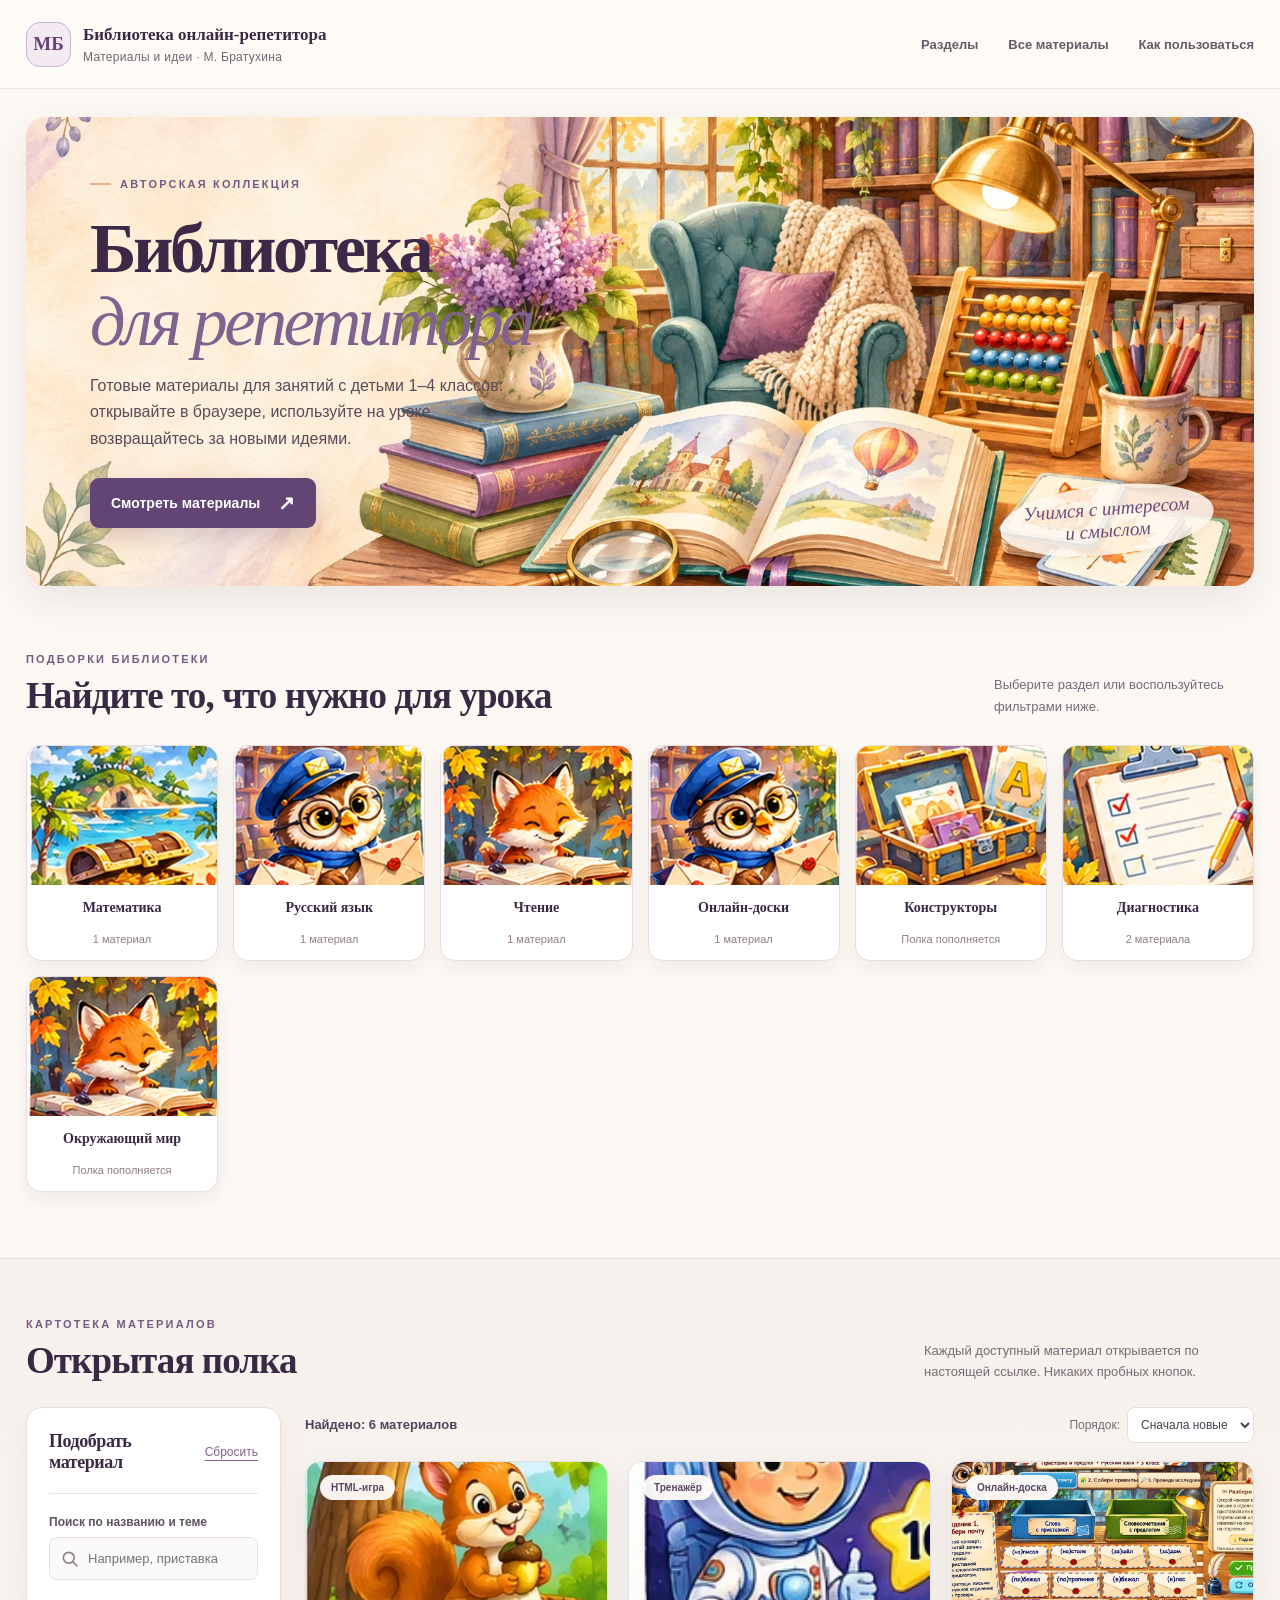
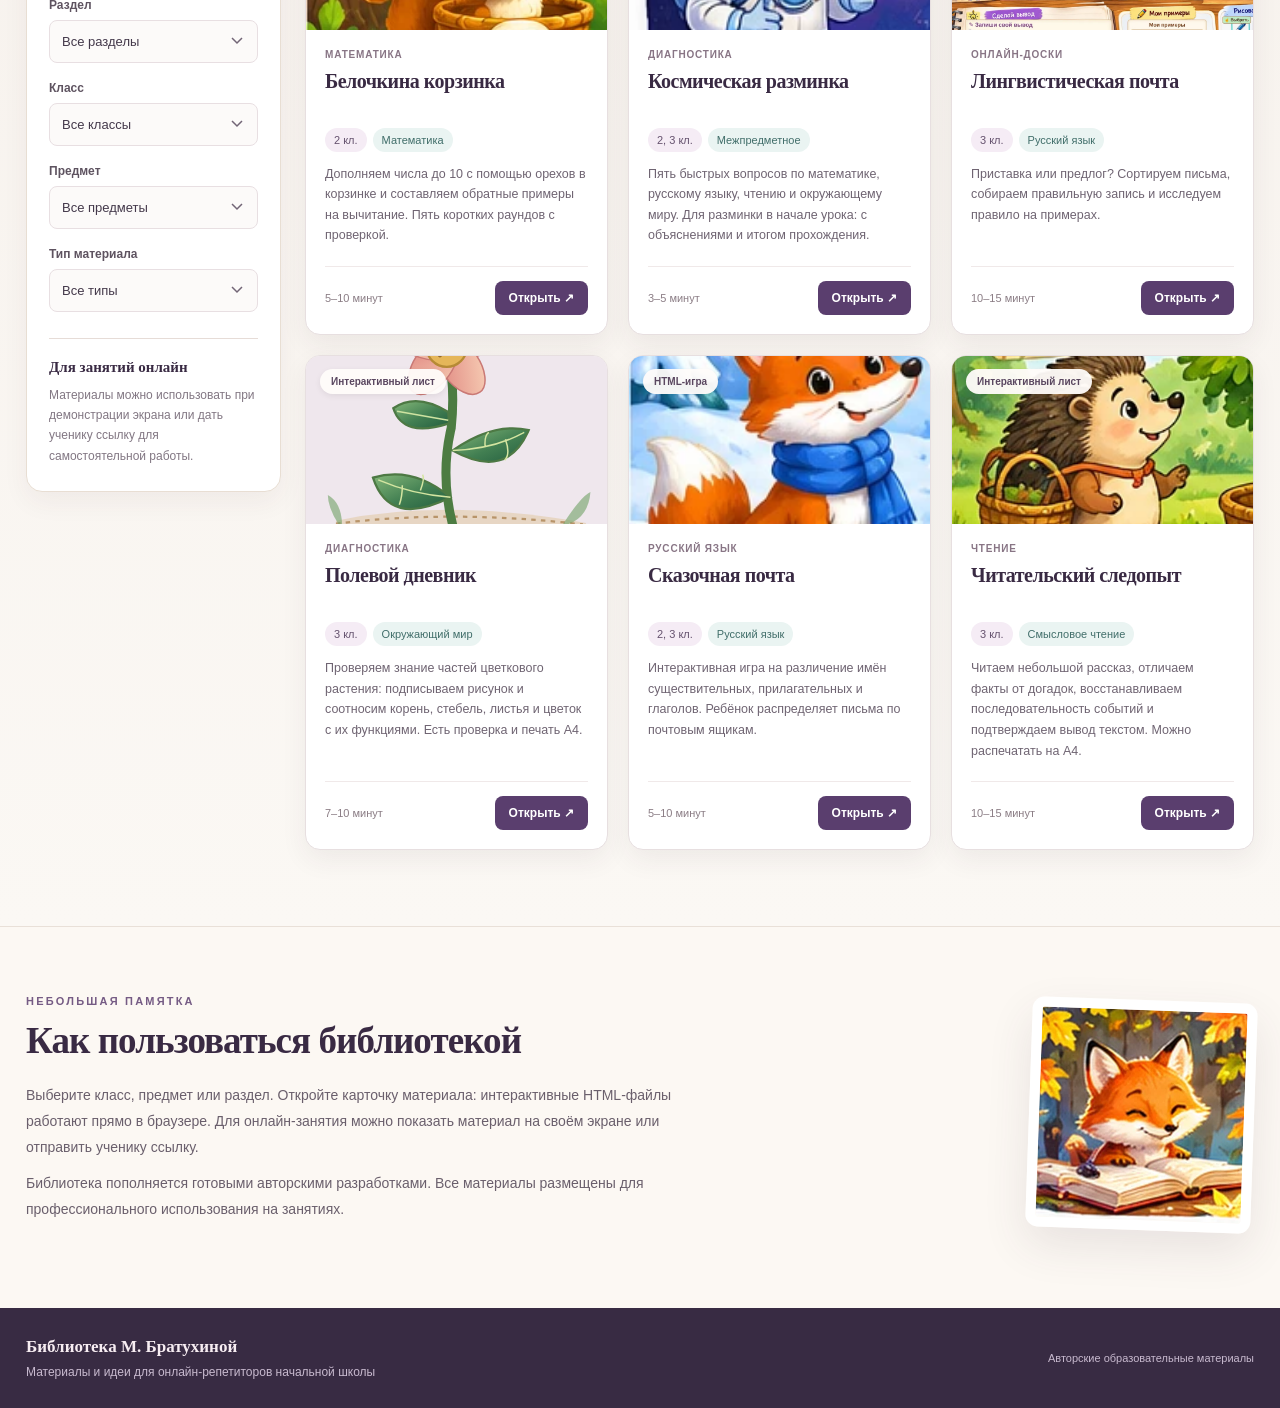
<file: index.html>
<!doctype html>
<html lang="ru">
<head>
  <meta charset="utf-8">
  <meta name="viewport" content="width=device-width, initial-scale=1">
  <meta name="theme-color" content="#382b43">
  <meta name="description" content="Бесплатные игры, онлайн-доски, задания и инструменты для онлайн-репетиторов начальных классов. Автор М. Братухина.">
  <title>Бесплатная библиотека · М. Братухина</title>
  <link rel="icon" type="image/svg+xml" href="assets/favicon.svg">
  <link rel="stylesheet" href="styles.css">
  <script defer src="catalog-data.js"></script>
  <script defer src="app.js"></script>
</head>
<body>
  <a href="#catalog" class="skip">К каталогу материалов</a>
  <header class="site-header">
    <div class="container header-inner">
      <a href="./index.html" class="brand" aria-label="Главная страница библиотеки">
        <span class="brand-mark" aria-hidden="true">МБ</span>
        <span class="brand-lines"><strong>Библиотека онлайн-репетитора</strong><small>Материалы и идеи · М. Братухина</small></span>
      </a>
      <nav class="header-links" aria-label="Навигация"><a href="#sections">Разделы</a><a href="#catalog">Все материалы</a><a href="#about">Как пользоваться</a></nav>
    </div>
  </header>
  <main>
    <section class="hero container" aria-labelledby="hero-title">
      <div class="hero-art" role="img" aria-label="Художественная иллюстрация уютной библиотеки: книги, глобус, абак и стол у окна"></div>
      <div class="hero-shade"></div>
      <div class="hero-copy">
        <div class="eyebrow"><span class="eyebrow-line"></span> АВТОРСКАЯ КОЛЛЕКЦИЯ</div>
        <h1 id="hero-title">Библиотека<br><em>для репетитора</em></h1>
        <p>Готовые материалы для занятий с детьми 1–4 классов: открывайте в браузере, используйте на уроке, возвращайтесь за новыми идеями.</p>
        <a href="#catalog" class="primary-btn">Смотреть материалы <span aria-hidden="true">↗</span></a>
      </div>
      <div class="hero-note" aria-hidden="true">Учимся с интересом<br>и смыслом</div>
    </section>

    <section id="sections" class="sections container" aria-labelledby="section-heading">
      <div class="section-header"><div><div class="mini-caption">ПОДБОРКИ БИБЛИОТЕКИ</div><h2 id="section-heading">Найдите то, что нужно для урока</h2></div><p>Выберите раздел или воспользуйтесь фильтрами ниже.</p></div>
      <div class="category-grid" id="category-grid" aria-label="Разделы библиотеки"></div>
    </section>

    <section id="catalog" class="catalog-shell" aria-labelledby="catalog-heading">
      <div class="container">
        <div class="catalog-intro"><div><div class="mini-caption">КАРТОТЕКА МАТЕРИАЛОВ</div><h2 id="catalog-heading">Открытая полка</h2></div><p>Каждый доступный материал открывается по настоящей ссылке. Никаких пробных кнопок.</p></div>
        <div class="catalog-layout">
          <aside class="filter-panel" aria-labelledby="filters-heading">
            <div class="filter-heading"><h3 id="filters-heading">Подобрать материал</h3><button id="reset-filters" type="button" class="reset-link">Сбросить</button></div>
            <label class="field-label" for="search">Поиск по названию и теме</label>
            <div class="search-wrap"><svg viewBox="0 0 24 24" width="20" height="20" fill="none" stroke="currentColor" stroke-width="2" aria-hidden="true"><circle cx="10.5" cy="10.5" r="6.5"></circle><path d="m15.5 15.5 5.5 5.5"></path></svg><input type="search" id="search" placeholder="Например, приставка" autocomplete="off"></div>
            <label class="field-label" for="section-filter">Раздел</label><select id="section-filter"></select>
            <label class="field-label" for="grade-filter">Класс</label><select id="grade-filter"><option value="all">Все классы</option><option value="1">1 класс</option><option value="2">2 класс</option><option value="3">3 класс</option><option value="4">4 класс</option></select>
            <label class="field-label" for="subject-filter">Предмет</label><select id="subject-filter"></select>
            <label class="field-label" for="type-filter">Тип материала</label><select id="type-filter"></select>
            <div class="filter-note"><strong>Для занятий онлайн</strong><p>Материалы можно использовать при демонстрации экрана или дать ученику ссылку для самостоятельной работы.</p></div>
          </aside>
          <div class="results-area">
            <div class="results-toolbar"><p id="results-count" role="status" aria-live="polite">Материалы загружаются…</p><label for="sort">Порядок: <select id="sort"><option value="new">Сначала новые</option><option value="az">По названию</option><option value="grade">По классу</option></select></label></div>
            <div class="card-grid" id="cards"></div>
            <div class="empty-state" id="empty-state" hidden><div class="empty-illustration"><img src="assets/cat-reading.webp" alt="Иллюстрация читающего лисёнка"></div><h3>На этой полке пока пусто</h3><p>Материалов с такими параметрами сейчас нет. Можно выбрать другой раздел или сбросить фильтры.</p><button class="secondary-btn" type="button" id="empty-reset">Показать все материалы</button></div>
          </div>
        </div>
      </div>
    </section>

    <section id="about" class="about container" aria-labelledby="about-title">
      <div class="about-panel"><div class="mini-caption">НЕБОЛЬШАЯ ПАМЯТКА</div><h2 id="about-title">Как пользоваться библиотекой</h2><p>Выберите класс, предмет или раздел. Откройте карточку материала: интерактивные HTML-файлы работают прямо в браузере. Для онлайн-занятия можно показать материал на своём экране или отправить ученику ссылку.</p><p>Библиотека пополняется готовыми авторскими разработками. Все материалы размещены для профессионального использования на занятиях.</p></div>
      <div class="about-portrait" aria-hidden="true"><img src="assets/cat-reading.webp" alt=""></div>
    </section>
  </main>
  <footer class="footer"><div class="container footer-content"><div><strong>Библиотека М. Братухиной</strong><p>Материалы и идеи для онлайн-репетиторов начальной школы</p></div><div class="footer-side"><span>Авторские образовательные материалы</span></div></div></footer>
</body>
</html>
</file>
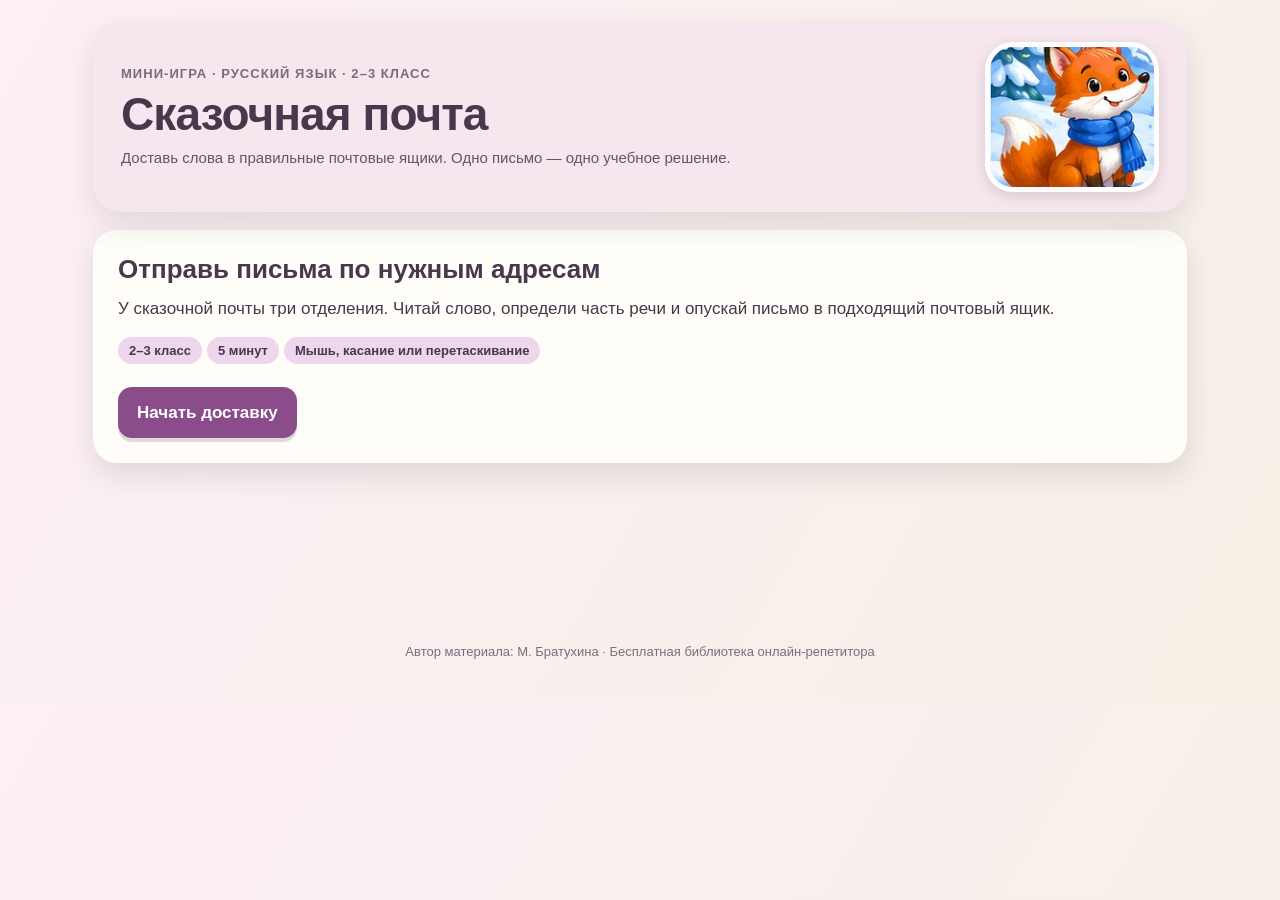
<file: materials/01_skazochnaya_pochta.html>
<!doctype html><html lang="ru"><head><meta charset="UTF-8"><meta name="viewport" content="width=device-width,initial-scale=1"><meta name="theme-color" content="#8a4c8b"><meta name="description" content="Мини-игра по частям речи для 2–3 класса"><title>Сказочная почта — М. Братухина</title>
<style>
:root{--ink:#49374d;--accent:#8a4c8b;--sub:#eed6ed;--paper:#f6e6ed;--shadow:0 12px 30px rgba(42,39,48,.12)}
*{box-sizing:border-box}html{-webkit-text-size-adjust:100%}body{margin:0;background:linear-gradient(120deg,#fceff6,#f6f0e6);color:var(--ink);font-family:'Trebuchet MS',Arial,sans-serif;font-size:17px;line-height:1.48}button,input,select,textarea{font:inherit}button{cursor:pointer;touch-action:manipulation}button:disabled{cursor:default;opacity:.6}button:focus-visible,[tabindex]:focus-visible,input:focus-visible,textarea:focus-visible,select:focus-visible{outline:3px solid #276cc5;outline-offset:3px}.shell{max-width:1130px;margin:0 auto;padding:22px 18px 42px}.topline{font-size:13px;letter-spacing:.08em;text-transform:uppercase;font-weight:800;opacity:.7}h1{font-size:clamp(27px,4vw,46px);line-height:1.1;margin:5px 0 8px;letter-spacing:-.02em}h2{font-size:clamp(20px,2.5vw,26px);line-height:1.15;margin:0 0 11px}p{margin:6px 0 14px}.hero{position:relative;display:flex;align-items:center;justify-content:space-between;gap:20px;min-height:176px;padding:20px 28px;border-radius:28px;background:var(--paper);box-shadow:var(--shadow);overflow:hidden}.hero-copy{max-width:720px;z-index:1}.hero small{display:block;max-width:760px;font-size:15px;opacity:.83}.hero img{width:174px;height:150px;object-fit:cover;border-radius:28px;border:5px solid rgba(255,255,255,.9);box-shadow:0 4px 14px #0002;flex-shrink:0}.workspace{margin-top:18px;min-height:390px}.panel{background:#fffdf8;border-radius:24px;padding:25px;box-shadow:var(--shadow)}.btn{border:0;border-radius:14px;padding:13px 19px;background:var(--accent);color:#fff;font-weight:800;box-shadow:0 4px 0 #0002;transition:transform .12s,filter .12s}.btn:hover:not(:disabled){filter:brightness(1.07)}.btn:active:not(:disabled){transform:translateY(3px);box-shadow:0 1px 0 #0002}.btn.secondary{background:#fff;color:var(--ink);border:2px solid var(--sub);box-shadow:none}.btn.text{background:transparent;color:var(--ink);box-shadow:none;text-decoration:underline}.btn-row{display:flex;gap:10px;flex-wrap:wrap;margin-top:15px}.msg{border-left:5px solid var(--accent);background:#f7f9f3;padding:12px 14px;border-radius:9px;min-height:46px;margin:14px 0;color:#28392d;font-weight:700}.msg.bad{border-left-color:#b14b4b;background:#fff0ec;color:#7e3030}.msg.good{border-left-color:#287a50;background:#edf7ef;color:#226143}.chip{display:inline-block;padding:4px 11px;border-radius:100px;background:var(--sub);color:var(--ink);font-size:13px;font-weight:800;margin:2px 5px 8px 0}.hidden{display:none!important}.small{font-size:14px;opacity:.78}.foot{margin-top:22px;text-align:center;font-size:13px;opacity:.7}.meter{height:9px;border-radius:20px;background:#e6ded0;overflow:hidden}.meter > b{display:block;height:100%;width:0;background:var(--accent);border-radius:20px;transition:width .22s}.plain-input{width:70px;border:2px solid var(--sub);border-radius:11px;padding:9px;text-align:center;font-size:24px;font-weight:800;background:#fff}.result{background:#edf8ed;border:2px dashed #76a47d;padding:22px;border-radius:19px;margin:14px 0}.art-caption{font-family:Georgia,serif;font-style:italic;opacity:.7;font-size:14px}.nodisplay{display:none}
@media(max-width:650px){.shell{padding:11px 10px 32px}.hero{border-radius:18px;padding:15px;min-height:140px;gap:8px}.hero img{width:96px;height:105px;border-width:3px;border-radius:14px}.hero small{font-size:13px}.panel{padding:15px;border-radius:17px}.btn{padding:11px 14px}body{font-size:16px}}
@media print{body{background:white!important;color:#111!important}.shell{max-width:100%;padding:0}.hero,.panel{box-shadow:none!important}.hero{padding:5mm 0!important;min-height:0}.hero img{width:20mm;height:20mm}.btn,.btn-row,.screen-only,.foot{display:none!important}.workspace{margin-top:3mm}.panel{padding:3mm}.msg{display:none}@page{size:A4;margin:12mm}}

.stats{display:flex;justify-content:space-between;gap:10px;flex-wrap:wrap;margin-bottom:12px}.letters{display:flex;flex-wrap:wrap;gap:12px;justify-content:center;min-height:108px;background:repeating-linear-gradient(-25deg,#faf3ed,#faf3ed 13px,#f2e9e0 13px,#f2e9e0 14px);border:2px dashed #cab9ac;border-radius:19px;padding:17px;margin-top:16px}.letter{position:relative;min-width:117px;min-height:72px;background:linear-gradient(147deg,#fffaf1 62%,#f3dfd0 62%);border:2px solid #b59182;box-shadow:0 5px 0 #d3b9a7;border-radius:7px;transform:rotate(var(--r));color:#513d45;font-weight:900;padding:24px 7px 9px;touch-action:manipulation}.letter:before{content:'';position:absolute;top:0;left:0;right:0;height:24px;background:linear-gradient(150deg,transparent 48%,#cdb5a6 49%,transparent 52%),linear-gradient(210deg,transparent 48%,#cdb5a6 49%,transparent 52%);pointer-events:none}.letter:after{content:'✦';position:absolute;right:7px;top:1px;color:#a76f82}.letter.selected{outline:4px solid var(--accent);outline-offset:3px;transform:translateY(-5px) rotate(0)}.postboxes{display:grid;grid-template-columns:repeat(3,minmax(0,1fr));gap:13px;margin-top:20px}.postbox{position:relative;min-height:162px;border:5px solid #b18b75;border-radius:17px 17px 10px 10px;background:linear-gradient(170deg,#f8e9cd,#dfb689);color:#533b31;text-align:center;padding:20px 7px 9px;box-shadow:inset 0 0 0 3px #efdbb8,0 7px 0 #8b6654}.postbox:after{content:'';display:block;margin:10px auto 0;width:75%;height:9px;border-radius:5px;background:#694d43;box-shadow:inset 0 2px 3px #0004}.postbox strong,.postbox small{display:block}.postbox small{margin-top:3px}.poststamp{position:absolute;top:-14px;left:10px;background:#8b4f63;color:#fff;border-radius:10px;padding:0 6px;font-size:13px}.delivered{display:block;font-size:12px;margin-top:6px}.postbox.on{outline:4px solid var(--accent)}@media(max-width:650px){.postboxes{grid-template-columns:1fr;gap:10px}.postbox{min-height:95px;padding:9px 10px}.postbox:after{height:5px;margin:6px auto 0}.letter{min-width:104px;min-height:63px}}

</style></head><body><main class="shell"><header class="hero"><div class="hero-copy"><div class="topline">Мини-игра · Русский язык · 2–3 класс</div><h1>Сказочная почта</h1><small>Доставь слова в правильные почтовые ящики. Одно письмо — одно учебное решение.</small></div><img alt="Художественная иллюстрация к игре" src="[data-uri]"></header><div class="workspace"><section class="panel" id="opening"><h2>Отправь письма по нужным адресам</h2><p>У сказочной почты три отделения. Читай слово, определи часть речи и опускай письмо в подходящий почтовый ящик.</p><div class="chip">2–3 класс</div><div class="chip">5 минут</div><div class="chip">Мышь, касание или перетаскивание</div><div class="btn-row"><button class="btn" id="start">Начать доставку</button></div></section>
<section class="panel hidden" id="game"><div class="stats"><b>Доставлено: <span id="completed">0</span>/9</b><span>Попытки с ошибкой: <b id="mistakes">0</b></span></div><div class="meter"><b id="bar"></b></div><p class="small">Выбери конверт, затем почтовый ящик. На компьютере можно перетаскивать конверты.</p><div class="letters" id="letters"></div><div class="postboxes" id="boxes"><button type="button" class="postbox" data-cat="noun"><span class="poststamp">01</span><strong>Имена существительные</strong><small>Кто? Что?</small><span class="delivered" id="nNoun">0 писем</span></button><button type="button" class="postbox" data-cat="adj"><span class="poststamp">02</span><strong>Имена прилагательные</strong><small>Какой? Какая? Какое?</small><span class="delivered" id="nAdj">0 писем</span></button><button type="button" class="postbox" data-cat="verb"><span class="poststamp">03</span><strong>Глаголы</strong><small>Что делает? Что делают?</small><span class="delivered" id="nVerb">0 писем</span></button></div><div id="msg" class="msg" role="status" aria-live="polite">Выбери первое письмо.</div><div class="btn-row"><button class="btn secondary" id="again">Новые письма</button></div></section>
<section id="end" class="panel hidden"><h2>Почта доставлена!</h2><p>Все девять слов распределены по частям речи.</p><div class="result" id="endText"></div><div class="btn-row"><button class="btn" id="restart">Другие письма</button></div></section></div><footer class="foot">Автор материала: М. Братухина · Бесплатная библиотека онлайн-репетитора</footer></main>
<script>"use strict";

const pools={noun:['река','тетрадь','лиса','окно','учитель','снег','ягода','мост'],adj:['синий','весёлая','тёплое','быстрый','широкая','морозный','летняя','лесной'],verb:['читает','прыгают','растёт','бежит','рисуют','поёт','летят','светит']};
const e=id=>document.getElementById(id);let tasks=[],selected=null,done=0,errors=0,counts={noun:0,adj:0,verb:0};const shuffle=a=>{a=[...a];for(let i=a.length-1;i>0;i--){const j=Math.floor(Math.random()*(i+1));[a[i],a[j]]=[a[j],a[i]]}return a};
function make(){tasks=shuffle(Object.entries(pools).flatMap(([cat,words])=>shuffle(words).slice(0,3).map(word=>({word,cat}))));selected=null;done=0;errors=0;counts={noun:0,adj:0,verb:0};e('opening').classList.add('hidden');e('end').classList.add('hidden');e('game').classList.remove('hidden');e('letters').innerHTML='';e('boxes').querySelectorAll('.postbox').forEach(x=>x.classList.remove('on'));
tasks.forEach((t,i)=>{let b=document.createElement('button');b.type='button';b.className='letter';b.textContent=t.word;b.dataset.idx=i;b.setAttribute('draggable','true');b.style.setProperty('--r',[-2,1,2,-1][i%4]+'deg');b.addEventListener('click',()=>choose(i));b.addEventListener('dragstart',ev=>{selected=i;ev.dataTransfer.setData('text/plain',String(i));ev.dataTransfer.effectAllowed='move'});e('letters').append(b)});update();setMsg('Выбери первое письмо.');}
function choose(i){if(tasks[i].sent)return;selected=i;document.querySelectorAll('.letter').forEach(b=>b.classList.toggle('selected',Number(b.dataset.idx)===i));setMsg('Теперь выбери почтовый ящик для слова «'+tasks[i].word+'».');}
function deliver(cat){if(selected===null){setMsg('Сначала выбери конверт со словом.',false);return}const t=tasks[selected];if(!t||t.sent)return;if(cat!==t.cat){errors++;setMsg('Пока не туда. Подумай, на какой вопрос отвечает слово «'+t.word+'».',false);update();return}t.sent=true;done++;counts[cat]++;e('letters').querySelector('[data-idx="'+selected+'"]').remove();selected=null;setMsg('Верно! Письмо доставлено.',true);update();if(done===tasks.length){setTimeout(()=>{e('game').classList.add('hidden');e('end').classList.remove('hidden');e('endText').textContent='9 из 9 писем доставлено. Ошибочных попыток: '+errors+'. Попроси ребёнка привести ещё по одному примеру каждой части речи.'},400)}}
function update(){e('completed').textContent=done;e('mistakes').textContent=errors;e('bar').style.width=(done/9*100)+'%';['noun','adj','verb'].forEach((c,i)=>e(['nNoun','nAdj','nVerb'][i]).textContent=counts[c]+' писем');}
function setMsg(s,good){e('msg').textContent=s;e('msg').className='msg'+(good===true?' good':good===false?' bad':'');}
e('start').onclick=make;e('again').onclick=make;e('restart').onclick=make;document.querySelectorAll('.postbox').forEach(b=>{b.addEventListener('click',()=>deliver(b.dataset.cat));b.addEventListener('dragover',ev=>{ev.preventDefault();b.classList.add('on')});b.addEventListener('dragleave',()=>b.classList.remove('on'));b.addEventListener('drop',ev=>{ev.preventDefault();b.classList.remove('on');let i=Number(ev.dataTransfer.getData('text/plain'));if(Number.isInteger(i)&&tasks[i]&&!tasks[i].sent){selected=i;deliver(b.dataset.cat)}})});

</script></body></html>
</file>
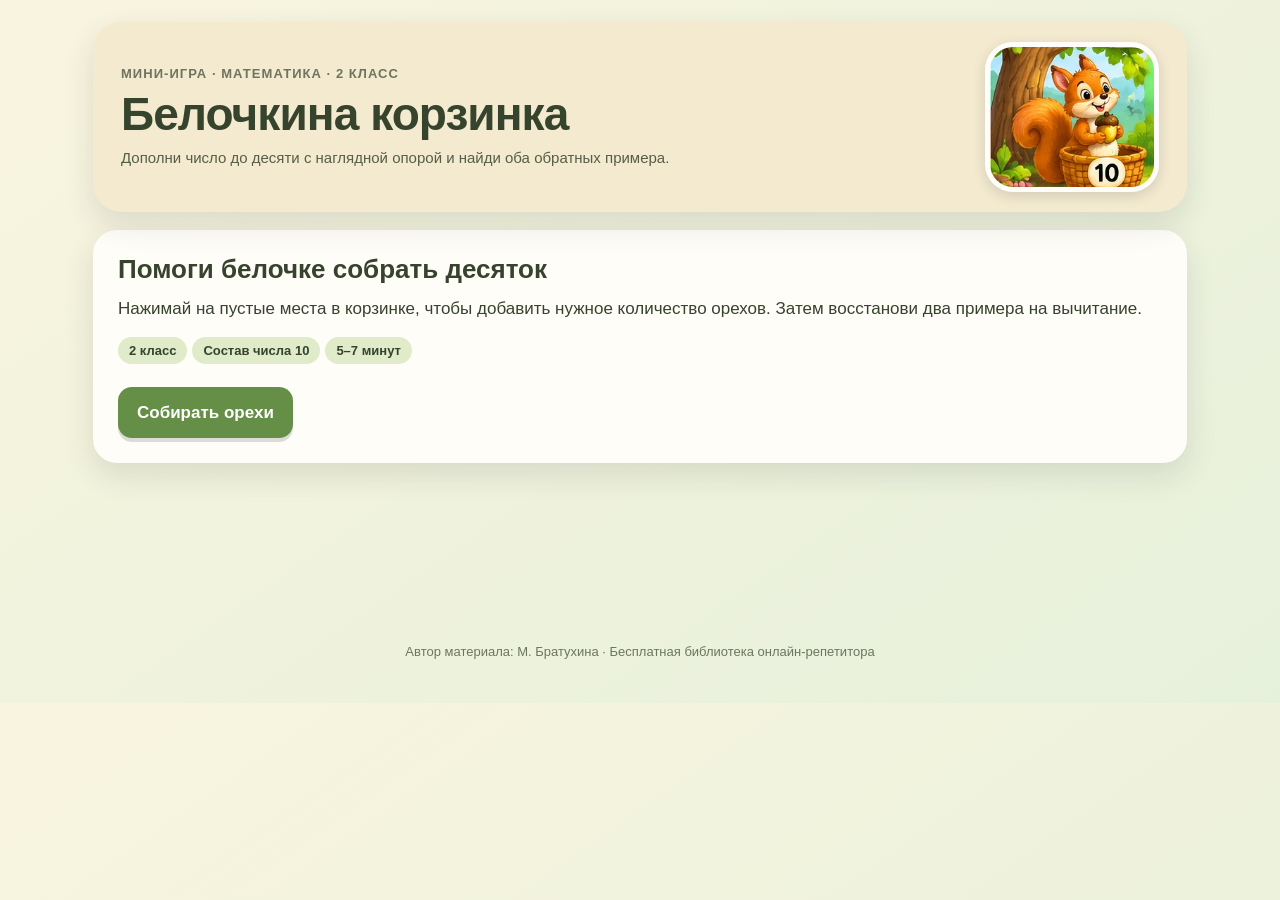
<file: materials/02_belochkina_korzinka.html>
<!doctype html><html lang="ru"><head><meta charset="UTF-8"><meta name="viewport" content="width=device-width,initial-scale=1"><meta name="theme-color" content="#658e46"><meta name="description" content="Дополнение до 10 и связь сложения с вычитанием"><title>Белочкина корзинка — М. Братухина</title>
<style>
:root{--ink:#36432d;--accent:#658e46;--sub:#dfebc9;--paper:#f3ead0;--shadow:0 12px 30px rgba(42,39,48,.12)}
*{box-sizing:border-box}html{-webkit-text-size-adjust:100%}body{margin:0;background:linear-gradient(145deg,#f9f4df,#e6f1db);color:var(--ink);font-family:'Trebuchet MS',Arial,sans-serif;font-size:17px;line-height:1.48}button,input,select,textarea{font:inherit}button{cursor:pointer;touch-action:manipulation}button:disabled{cursor:default;opacity:.6}button:focus-visible,[tabindex]:focus-visible,input:focus-visible,textarea:focus-visible,select:focus-visible{outline:3px solid #276cc5;outline-offset:3px}.shell{max-width:1130px;margin:0 auto;padding:22px 18px 42px}.topline{font-size:13px;letter-spacing:.08em;text-transform:uppercase;font-weight:800;opacity:.7}h1{font-size:clamp(27px,4vw,46px);line-height:1.1;margin:5px 0 8px;letter-spacing:-.02em}h2{font-size:clamp(20px,2.5vw,26px);line-height:1.15;margin:0 0 11px}p{margin:6px 0 14px}.hero{position:relative;display:flex;align-items:center;justify-content:space-between;gap:20px;min-height:176px;padding:20px 28px;border-radius:28px;background:var(--paper);box-shadow:var(--shadow);overflow:hidden}.hero-copy{max-width:720px;z-index:1}.hero small{display:block;max-width:760px;font-size:15px;opacity:.83}.hero img{width:174px;height:150px;object-fit:cover;border-radius:28px;border:5px solid rgba(255,255,255,.9);box-shadow:0 4px 14px #0002;flex-shrink:0}.workspace{margin-top:18px;min-height:390px}.panel{background:#fffdf8;border-radius:24px;padding:25px;box-shadow:var(--shadow)}.btn{border:0;border-radius:14px;padding:13px 19px;background:var(--accent);color:#fff;font-weight:800;box-shadow:0 4px 0 #0002;transition:transform .12s,filter .12s}.btn:hover:not(:disabled){filter:brightness(1.07)}.btn:active:not(:disabled){transform:translateY(3px);box-shadow:0 1px 0 #0002}.btn.secondary{background:#fff;color:var(--ink);border:2px solid var(--sub);box-shadow:none}.btn.text{background:transparent;color:var(--ink);box-shadow:none;text-decoration:underline}.btn-row{display:flex;gap:10px;flex-wrap:wrap;margin-top:15px}.msg{border-left:5px solid var(--accent);background:#f7f9f3;padding:12px 14px;border-radius:9px;min-height:46px;margin:14px 0;color:#28392d;font-weight:700}.msg.bad{border-left-color:#b14b4b;background:#fff0ec;color:#7e3030}.msg.good{border-left-color:#287a50;background:#edf7ef;color:#226143}.chip{display:inline-block;padding:4px 11px;border-radius:100px;background:var(--sub);color:var(--ink);font-size:13px;font-weight:800;margin:2px 5px 8px 0}.hidden{display:none!important}.small{font-size:14px;opacity:.78}.foot{margin-top:22px;text-align:center;font-size:13px;opacity:.7}.meter{height:9px;border-radius:20px;background:#e6ded0;overflow:hidden}.meter > b{display:block;height:100%;width:0;background:var(--accent);border-radius:20px;transition:width .22s}.plain-input{width:70px;border:2px solid var(--sub);border-radius:11px;padding:9px;text-align:center;font-size:24px;font-weight:800;background:#fff}.result{background:#edf8ed;border:2px dashed #76a47d;padding:22px;border-radius:19px;margin:14px 0}.art-caption{font-family:Georgia,serif;font-style:italic;opacity:.7;font-size:14px}.nodisplay{display:none}
@media(max-width:650px){.shell{padding:11px 10px 32px}.hero{border-radius:18px;padding:15px;min-height:140px;gap:8px}.hero img{width:96px;height:105px;border-width:3px;border-radius:14px}.hero small{font-size:13px}.panel{padding:15px;border-radius:17px}.btn{padding:11px 14px}body{font-size:16px}}
@media print{body{background:white!important;color:#111!important}.shell{max-width:100%;padding:0}.hero,.panel{box-shadow:none!important}.hero{padding:5mm 0!important;min-height:0}.hero img{width:20mm;height:20mm}.btn,.btn-row,.screen-only,.foot{display:none!important}.workspace{margin-top:3mm}.panel{padding:3mm}.msg{display:none}@page{size:A4;margin:12mm}}

.round{display:flex;justify-content:space-between;gap:12px;margin-bottom:12px}.math-stage{max-width:700px;margin:10px auto;text-align:center}.math-formula{font-size:clamp(32px,5vw,53px);font-weight:900;letter-spacing:.03em;margin:14px}.tenframe{display:grid;grid-template-columns:repeat(5,1fr);gap:7px;max-width:580px;margin:14px auto;background:#8e6138;padding:12px;border:7px ridge #b8834e;border-radius:23px}.nutslot{position:relative;min-width:0;height:80px;border-radius:14px;background:#e7ca95;box-shadow:inset 0 2px 4px #72421a55;border:2px solid #b28a59;padding:0}.nutslot.fixed{background:#dcb77b}.nutslot.taken{background:#f9e7ad}.nutslot svg{width:100%;height:100%;max-height:70px;display:block;margin:0 auto;filter:drop-shadow(0 3px 2px #6f452555)}.nutslot .empty{font-size:30px;color:#886a4e}.nutslot:disabled{opacity:1}.equation{display:inline-block;margin:9px;padding:9px 15px;border-radius:12px;background:#f0f3e2;font-size:24px;font-weight:900}.equation input{width:66px;border:2px solid #9cb785;border-radius:9px;padding:3px;text-align:center;font-size:23px}.math-stage .btn-row{justify-content:center}.math-stage .small{max-width:600px;margin:9px auto}@media(max-width:560px){.nutslot{height:55px}.tenframe{gap:4px;padding:6px;border-width:4px}.nutslot svg{max-height:48px}.equation{font-size:19px;margin:5px;padding:6px}.math-formula{font-size:33px}}

</style></head><body><main class="shell"><header class="hero"><div class="hero-copy"><div class="topline">Мини-игра · Математика · 2 класс</div><h1>Белочкина корзинка</h1><small>Дополни число до десяти с наглядной опорой и найди оба обратных примера.</small></div><img alt="Художественная иллюстрация к игре" src="[data-uri]"></header><div class="workspace"><section id="open" class="panel"><h2>Помоги белочке собрать десяток</h2><p>Нажимай на пустые места в корзинке, чтобы добавить нужное количество орехов. Затем восстанови два примера на вычитание.</p><div class="chip">2 класс</div><div class="chip">Состав числа 10</div><div class="chip">5–7 минут</div><div class="btn-row"><button class="btn" id="start">Собирать орехи</button></div></section>
<section id="game" class="panel hidden"><div class="round"><b>Корзинка <span id="rnum">1</span> из 5</b><span id="stepname">Составь десяток</span></div><div class="meter"><b id="bar"></b></div><div class="math-stage"><div class="math-formula" id="formula" aria-live="polite"></div><div id="frame" class="tenframe" aria-label="Десять мест для орехов"></div><div class="small">Тёмные орехи уже лежат в корзинке. Нажми на свободные места, чтобы добавить светлые. Можно нажать ещё раз, чтобы убрать орех.</div><div id="answer-fields" class="hidden"><div class="equation" id="equation1"></div><div class="equation" id="equation2"></div><p class="small">Впиши ответы и проверь оба обратных примера.</p></div><div class="msg" id="msg" role="status" aria-live="polite">Найди, сколько орехов не хватает до десяти.</div><div class="btn-row"><button class="btn" id="check">Проверить</button><button class="btn secondary" id="reset">Начать заново</button></div></div></section><section id="end" class="panel hidden"><h2>Все корзинки собраны!</h2><div class="result" id="stats"></div><button id="again" class="btn">Повторить с новыми заданиями</button></section></div><footer class="foot">Автор материала: М. Братухина · Бесплатная библиотека онлайн-репетитора</footer></main>
<script>"use strict";

const e=id=>document.getElementById(id);let order=[],round=0,phase=0,number=0,tapped=new Set(),errors=0;const shuffled=a=>{a=[...a];for(let i=a.length-1;i>0;i--){let j=Math.floor(Math.random()*(i+1));[a[i],a[j]]=[a[j],a[i]]}return a};
const nut=(light)=>`<svg viewBox="0 0 68 72" aria-hidden="true"><defs><linearGradient id="shell${light?1:0}" x2="1" y2="1"><stop stop-color="${light?'#f2be74':'#ab6d35'}"/><stop offset="1" stop-color="${light?'#c68b48':'#6c411f'}"/></linearGradient></defs><path d="M34 13 C52 8 60 24 57 40 Q55 60 34 67 Q13 59 10 40 C7 24 17 10 34 13Z" fill="url(#shell${light?1:0})" stroke="#694224" stroke-width="2"/><path d="M11 28 Q34 5 57 28 L53 33 Q34 28 15 33Z" fill="#87633d" stroke="#52371e" stroke-width="2"/><path d="M34 13 Q34 6 38 4" fill="none" stroke="#5b3d21" stroke-width="4" stroke-linecap="round"/><path d="M24 39 Q34 32 44 39" fill="none" stroke="#fff8cd" stroke-opacity=".35" stroke-width="3"/><path d="M18 24L22 28M30 20L33 26M43 23L47 27" stroke="#b69a6b" stroke-width="2"/></svg>`;
function start(){order=shuffled([5,6,7,8,9]);round=0;errors=0;e('open').classList.add('hidden');e('end').classList.add('hidden');e('game').classList.remove('hidden');newRound();}
function newRound(){number=order[round];phase=0;tapped.clear();e('rnum').textContent=round+1;e('stepname').textContent='Составь десяток';e('bar').style.width=(round/5*100)+'%';e('answer-fields').classList.add('hidden');e('check').textContent='Проверить';makeFrame();setMessage('Сколько орехов нужно добавить до десяти?');}
function makeFrame(){e('formula').textContent=number+' + □ = 10';e('frame').innerHTML='';for(let i=0;i<10;i++){const b=document.createElement('button');b.type='button';const fixed=i<number;b.className='nutslot'+(fixed?' fixed':tapped.has(i)?' taken':'');b.disabled=fixed;b.setAttribute('aria-label',fixed?'Уже есть орех':tapped.has(i)?'Убрать добавленный орех':'Добавить орех');b.innerHTML=(fixed||tapped.has(i))?nut(!fixed):'<span class="empty" aria-hidden="true">+</span>';b.onclick=()=>{if(phase!==0||fixed)return;if(tapped.has(i))tapped.delete(i);else tapped.add(i);makeFrame();e('formula').textContent=number+' + '+tapped.size+' = 10'};e('frame').append(b)} }
function showSubtraction(){phase=1;e('frame').querySelectorAll('button').forEach(b=>b.disabled=true);e('stepname').textContent='Проверь обратными действиями';e('formula').textContent=number+' + '+(10-number)+' = 10';e('answer-fields').classList.remove('hidden');e('equation1').innerHTML='10 − '+number+' = <input id="a1" type="number" inputmode="numeric" min="0" max="10" aria-label="Ответ первого примера">';e('equation2').innerHTML='10 − '+(10-number)+' = <input id="a2" type="number" inputmode="numeric" min="0" max="10" aria-label="Ответ второго примера">';setMessage('Теперь найди оба обратных примера к сложению.');e('a1').focus();}
function check(){if(phase===0){if(tapped.size!==10-number){errors++;setMessage('Пока не десять. Посчитай орехи и попробуй снова.',false);return}showSubtraction();return}const a=e('a1').value.trim(),b=e('a2').value.trim();if(a===''||b===''){setMessage('Заполни оба пустых окошка.',false);return}if(+a!==10-number||+b!==number){errors++;setMessage('Проверь: из десяти вычти одну часть, получишь другую.',false);return}round++;if(round===5){e('game').classList.add('hidden');e('end').classList.remove('hidden');e('stats').textContent='5 составов числа 10 и 10 обратных примеров выполнены. Попыток с ошибкой: '+errors+'. Попроси ребёнка объяснить, как связаны сложение и вычитание.';return}newRound()}
function setMessage(t,good){e('msg').textContent=t;e('msg').className='msg'+(good===false?' bad':good?' good':'')}
e('start').onclick=start;e('reset').onclick=start;e('again').onclick=start;e('check').onclick=check;

</script></body></html>
</file>
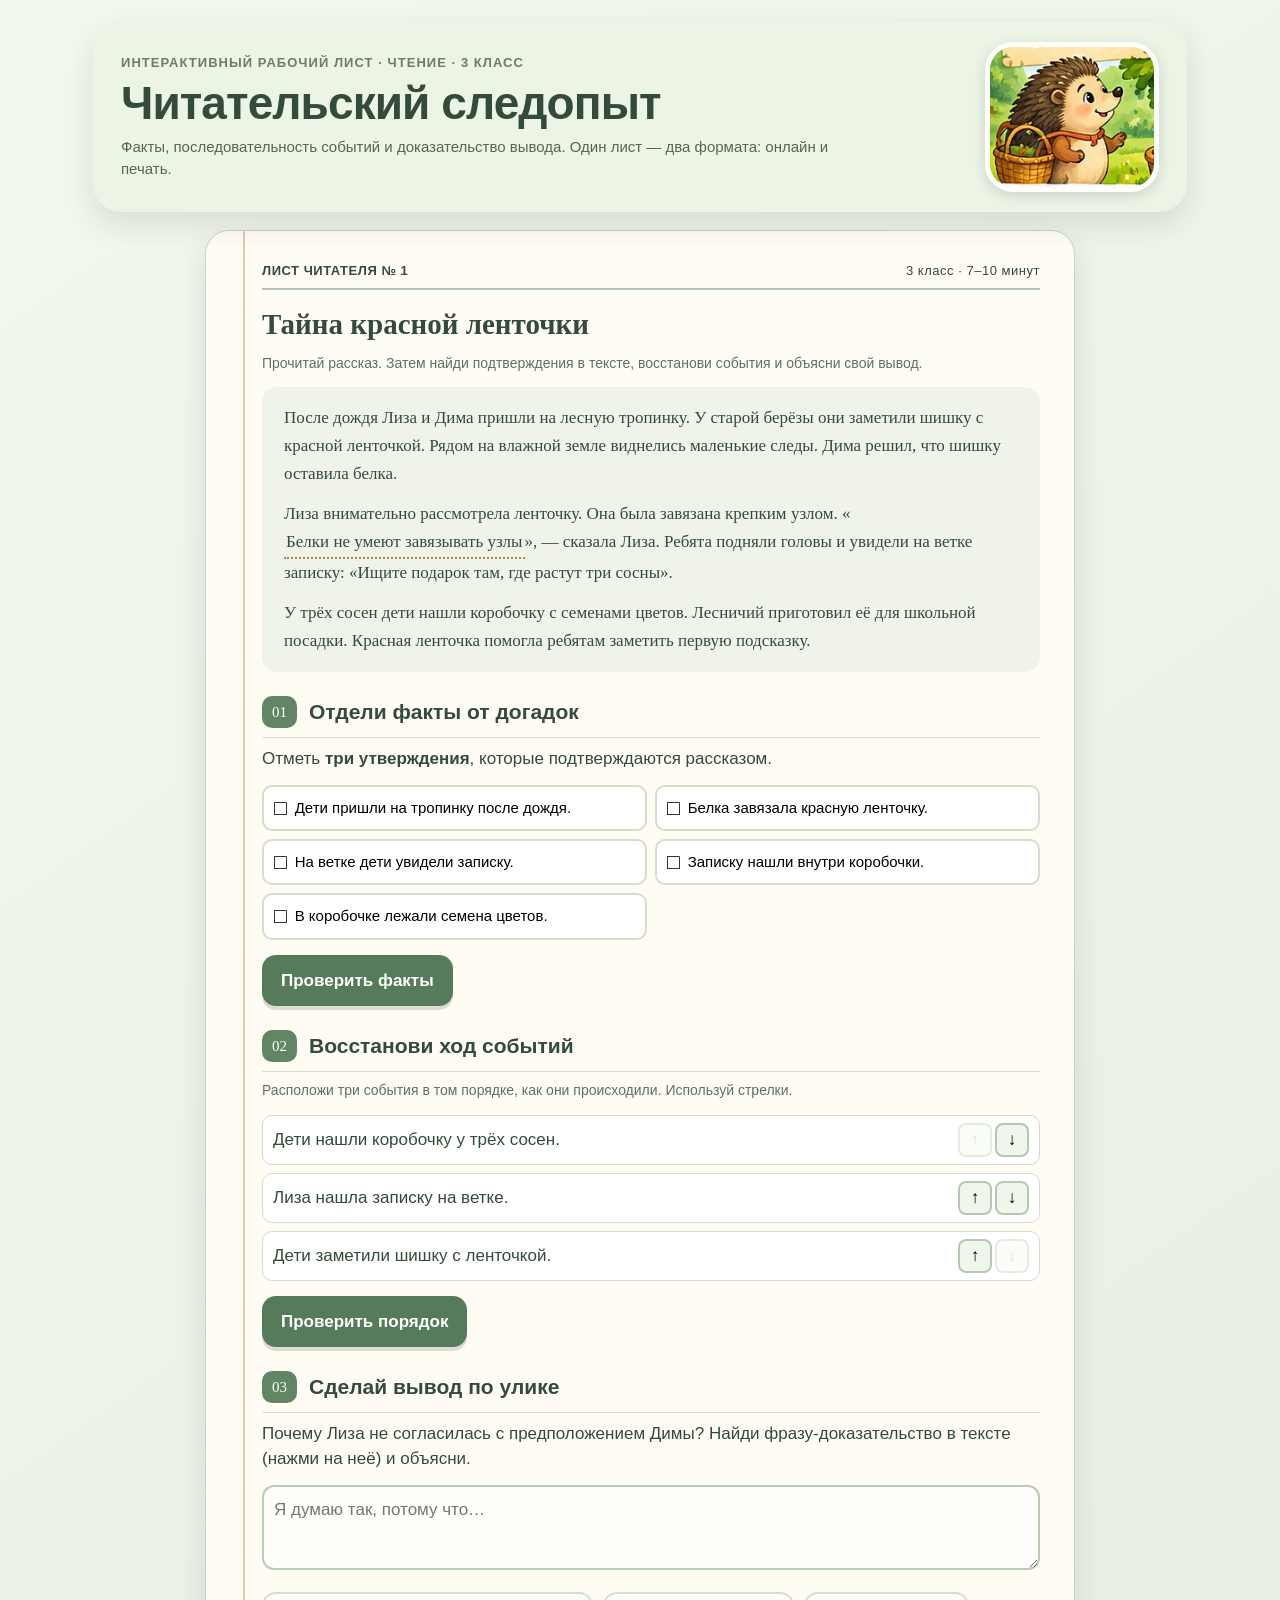
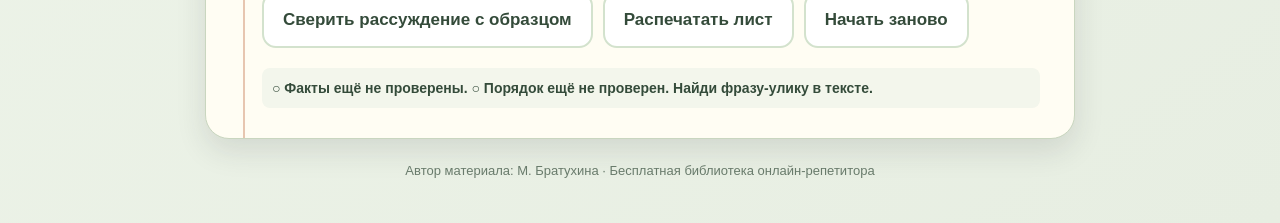
<file: materials/03_chitatelskiy_sledopyt.html>
<!doctype html><html lang="ru"><head><meta charset="UTF-8"><meta name="viewport" content="width=device-width,initial-scale=1"><meta name="theme-color" content="#557b5a"><meta name="description" content="Интерактивный рабочий лист по смысловому чтению для 3 класса"><title>Тайна красной ленточки — М. Братухина</title>
<style>
:root{--ink:#344b3a;--accent:#557b5a;--sub:#d3e2cd;--paper:#ecf4e6;--shadow:0 12px 30px rgba(42,39,48,.12)}
*{box-sizing:border-box}html{-webkit-text-size-adjust:100%}body{margin:0;background:linear-gradient(145deg,#f2f8ee,#e7eee2);color:var(--ink);font-family:'Trebuchet MS',Arial,sans-serif;font-size:17px;line-height:1.48}button,input,select,textarea{font:inherit}button{cursor:pointer;touch-action:manipulation}button:disabled{cursor:default;opacity:.6}button:focus-visible,[tabindex]:focus-visible,input:focus-visible,textarea:focus-visible,select:focus-visible{outline:3px solid #276cc5;outline-offset:3px}.shell{max-width:1130px;margin:0 auto;padding:22px 18px 42px}.topline{font-size:13px;letter-spacing:.08em;text-transform:uppercase;font-weight:800;opacity:.7}h1{font-size:clamp(27px,4vw,46px);line-height:1.1;margin:5px 0 8px;letter-spacing:-.02em}h2{font-size:clamp(20px,2.5vw,26px);line-height:1.15;margin:0 0 11px}p{margin:6px 0 14px}.hero{position:relative;display:flex;align-items:center;justify-content:space-between;gap:20px;min-height:176px;padding:20px 28px;border-radius:28px;background:var(--paper);box-shadow:var(--shadow);overflow:hidden}.hero-copy{max-width:720px;z-index:1}.hero small{display:block;max-width:760px;font-size:15px;opacity:.83}.hero img{width:174px;height:150px;object-fit:cover;border-radius:28px;border:5px solid rgba(255,255,255,.9);box-shadow:0 4px 14px #0002;flex-shrink:0}.workspace{margin-top:18px;min-height:390px}.panel{background:#fffdf8;border-radius:24px;padding:25px;box-shadow:var(--shadow)}.btn{border:0;border-radius:14px;padding:13px 19px;background:var(--accent);color:#fff;font-weight:800;box-shadow:0 4px 0 #0002;transition:transform .12s,filter .12s}.btn:hover:not(:disabled){filter:brightness(1.07)}.btn:active:not(:disabled){transform:translateY(3px);box-shadow:0 1px 0 #0002}.btn.secondary{background:#fff;color:var(--ink);border:2px solid var(--sub);box-shadow:none}.btn.text{background:transparent;color:var(--ink);box-shadow:none;text-decoration:underline}.btn-row{display:flex;gap:10px;flex-wrap:wrap;margin-top:15px}.msg{border-left:5px solid var(--accent);background:#f7f9f3;padding:12px 14px;border-radius:9px;min-height:46px;margin:14px 0;color:#28392d;font-weight:700}.msg.bad{border-left-color:#b14b4b;background:#fff0ec;color:#7e3030}.msg.good{border-left-color:#287a50;background:#edf7ef;color:#226143}.chip{display:inline-block;padding:4px 11px;border-radius:100px;background:var(--sub);color:var(--ink);font-size:13px;font-weight:800;margin:2px 5px 8px 0}.hidden{display:none!important}.small{font-size:14px;opacity:.78}.foot{margin-top:22px;text-align:center;font-size:13px;opacity:.7}.meter{height:9px;border-radius:20px;background:#e6ded0;overflow:hidden}.meter > b{display:block;height:100%;width:0;background:var(--accent);border-radius:20px;transition:width .22s}.plain-input{width:70px;border:2px solid var(--sub);border-radius:11px;padding:9px;text-align:center;font-size:24px;font-weight:800;background:#fff}.result{background:#edf8ed;border:2px dashed #76a47d;padding:22px;border-radius:19px;margin:14px 0}.art-caption{font-family:Georgia,serif;font-style:italic;opacity:.7;font-size:14px}.nodisplay{display:none}
@media(max-width:650px){.shell{padding:11px 10px 32px}.hero{border-radius:18px;padding:15px;min-height:140px;gap:8px}.hero img{width:96px;height:105px;border-width:3px;border-radius:14px}.hero small{font-size:13px}.panel{padding:15px;border-radius:17px}.btn{padding:11px 14px}body{font-size:16px}}
@media print{body{background:white!important;color:#111!important}.shell{max-width:100%;padding:0}.hero,.panel{box-shadow:none!important}.hero{padding:5mm 0!important;min-height:0}.hero img{width:20mm;height:20mm}.btn,.btn-row,.screen-only,.foot{display:none!important}.workspace{margin-top:3mm}.panel{padding:3mm}.msg{display:none}@page{size:A4;margin:12mm}}

.sheet{max-width:870px;margin:auto;background:#fffdf3;border:1px solid #c9d6bf;background-image:linear-gradient(90deg,transparent 0 37px,#e7c6b0 37px 39px,transparent 39px);padding:30px 34px 30px 56px;min-height:800px}.sheet-meta{display:flex;justify-content:space-between;gap:7px;flex-wrap:wrap;border-bottom:2px solid #b6c5b2;padding-bottom:8px;font-size:13px;letter-spacing:.04em}.sheet h2{font-family:Georgia,serif;font-size:29px;margin-top:18px}.story{background:#f0f4e8;border-radius:15px;padding:17px 22px;font-family:Georgia,serif;font-size:17px;line-height:1.65}.story p{margin:0 0 12px}.story p:last-child{margin-bottom:0}.clue{background:transparent;border:0;border-bottom:2px dotted #ae815f;padding:0 2px;color:inherit;font:inherit;cursor:pointer}.clue.marked{background:#fbe28b;border-radius:4px}.tasktitle{display:flex;align-items:center;gap:12px;margin:24px 0 8px;border-bottom:1px solid #d4e1cc;padding-bottom:9px;font-size:21px}.tasktitle span{font-family:Georgia,serif;color:#fff;background:#628665;padding:5px 10px;border-radius:10px;font-size:15px}.facts{display:grid;grid-template-columns:1fr 1fr;gap:8px}.fact{display:flex;align-items:flex-start;gap:8px;padding:10px;border:2px solid #d7dccd;border-radius:10px;background:#fff;cursor:pointer;text-align:left;font-size:15px}.fact[aria-pressed=true]{background:#e8f1e3;border-color:#568566}.fact:before{content:'□';font-size:21px;line-height:1}.fact[aria-pressed=true]:before{content:'☑';color:#367547}.events{display:grid;gap:8px}.event{display:flex;align-items:center;gap:9px;border:1px solid #d9dbce;border-radius:10px;padding:7px 10px;background:#fff}.event .txt{flex:1}.event .arrows{display:flex;gap:3px}.event button{width:34px;height:34px;border:2px solid #b5c8b0;border-radius:8px;background:#f0f7ea;font-weight:900}.event button:disabled{opacity:.35}.feedback{color:#386743;font-size:14px;font-weight:800;min-height:0;margin-top:5px}.feedback.bad{color:#9d4440}.sheet textarea{width:100%;min-height:85px;border:2px solid #b8cdb2;border-radius:12px;padding:10px;resize:vertical;background:#fffefa}.summary{margin-top:20px;padding:10px;border-radius:8px;background:#f3f6ec;font-size:14px;font-weight:800}@media(max-width:650px){.sheet{padding:16px 13px 22px 20px;background-image:none}.story{padding:12px;font-size:15px}.facts{grid-template-columns:1fr}.tasktitle{font-size:19px}}@media print{.sheet{margin:0;padding:4mm!important;background-image:none;min-height:0;border:0}.story{font-size:13px;padding:10px}.sheet h2{margin-top:8px}.tasktitle{margin-top:10px;font-size:16px}.facts{grid-template-columns:1fr 1fr;gap:5px}.fact{font-size:12px;padding:5px}.event{font-size:12px;padding:4px}.event .arrows{display:none}.sheet textarea{min-height:32px}.summary,.feedback{display:none}@page{size:A4 portrait;margin:10mm}}

</style></head><body><main class="shell"><header class="hero"><div class="hero-copy"><div class="topline">Интерактивный рабочий лист · Чтение · 3 класс</div><h1>Читательский следопыт</h1><small>Факты, последовательность событий и доказательство вывода. Один лист — два формата: онлайн и печать.</small></div><img alt="Художественная иллюстрация к игре" src="[data-uri]"></header><div class="workspace"><article class="panel sheet"><div class="sheet-meta"><b>ЛИСТ ЧИТАТЕЛЯ № 1</b><span>3 класс · 7–10 минут</span></div><h2>Тайна красной ленточки</h2><p class="small screen-only">Прочитай рассказ. Затем найди подтверждения в тексте, восстанови события и объясни свой вывод.</p>
<div class="story" id="story"><p>После дождя Лиза и Дима пришли на лесную тропинку. У старой берёзы они заметили шишку с красной ленточкой. Рядом на влажной земле виднелись маленькие следы. Дима решил, что шишку оставила белка.</p><p>Лиза внимательно рассмотрела ленточку. Она была завязана крепким узлом. «<button type="button" class="clue" id="clue" aria-pressed="false" title="Нажми, если это важная улика">Белки не умеют завязывать узлы</button>», — сказала Лиза. Ребята подняли головы и увидели на ветке записку: «Ищите подарок там, где растут три сосны».</p><p>У трёх сосен дети нашли коробочку с семенами цветов. Лесничий приготовил её для школьной посадки. Красная ленточка помогла ребятам заметить первую подсказку.</p></div>
<div class="tasktitle"><span>01</span><strong>Отдели факты от догадок</strong></div><p>Отметь <b>три утверждения</b>, которые подтверждаются рассказом.</p><div class="facts" id="facts"></div><div class="btn-row screen-only"><button type="button" class="btn" id="checkFacts">Проверить факты</button></div><div class="feedback" id="fFacts" role="status"></div>
<div class="tasktitle"><span>02</span><strong>Восстанови ход событий</strong></div><p class="small">Расположи три события в том порядке, как они происходили. Используй стрелки.</p><div id="events" class="events"></div><div class="btn-row screen-only"><button type="button" class="btn" id="checkOrder">Проверить порядок</button></div><div class="feedback" id="fOrder" role="status"></div>
<div class="tasktitle"><span>03</span><strong>Сделай вывод по улике</strong></div><p>Почему Лиза не согласилась с предположением Димы? Найди фразу-доказательство в тексте (нажми на неё) и объясни.</p><textarea id="thinking" rows="2" placeholder="Я думаю так, потому что…" aria-label="Мой вывод"></textarea><div class="btn-row screen-only"><button type="button" class="btn secondary" id="reveal">Сверить рассуждение с образцом</button><button type="button" class="btn secondary" id="print">Распечатать лист</button><button type="button" class="btn secondary" id="restart">Начать заново</button></div><div class="feedback hidden" id="model">Ориентир: белка не могла завязать ленточку узлом. Значит, предположение Димы не подтверждается этой уликой. Важно, чтобы ребёнок опирался на текст, а не просто угадывал.</div>
<div class="summary" id="summary" role="status" aria-live="polite">После проверки первых двух заданий здесь появится результат.</div></article></div><footer class="foot">Автор материала: М. Братухина · Бесплатная библиотека онлайн-репетитора</footer></main>
<script>"use strict";

const e=id=>document.getElementById(id);const factData=[{t:'Дети пришли на тропинку после дождя.',ok:true},{t:'Белка завязала красную ленточку.',ok:false},{t:'На ветке дети увидели записку.',ok:true},{t:'Записку нашли внутри коробочки.',ok:false},{t:'В коробочке лежали семена цветов.',ok:true}];const correct=['Дети заметили шишку с ленточкой.','Лиза нашла записку на ветке.','Дети нашли коробочку у трёх сосен.'];let order=[],fDone=false,oDone=false,clueFound=false;function shuffle(a){a=[...a];for(let i=a.length-1;i>0;i--){let j=Math.floor(Math.random()*(i+1));[a[i],a[j]]=[a[j],a[i]]}return a}
function init(){fDone=false;oDone=false;clueFound=false;e('facts').innerHTML='';factData.forEach((x,i)=>{let b=document.createElement('button');b.type='button';b.className='fact';b.textContent=x.t;b.dataset.id=i;b.setAttribute('aria-pressed','false');b.onclick=()=>{b.setAttribute('aria-pressed',String(b.getAttribute('aria-pressed')!=='true'));fDone=false;e('fFacts').textContent='';update()};e('facts').append(b)});order=shuffle(correct);if(order.every((x,i)=>x===correct[i]))order.reverse();renderOrder();e('thinking').value='';e('fFacts').textContent='';e('fOrder').textContent='';e('model').classList.add('hidden');e('clue').classList.remove('marked');e('clue').setAttribute('aria-pressed','false');update()}
function renderOrder(){e('events').innerHTML='';order.forEach((x,i)=>{let row=document.createElement('div');row.className='event';let txt=document.createElement('span');txt.className='txt';txt.textContent=x;let arrows=document.createElement('div');arrows.className='arrows';for(let d of [-1,1]){let b=document.createElement('button');b.type='button';b.textContent=d===-1?'↑':'↓';b.setAttribute('aria-label',(d===-1?'Поднять':'Опустить')+' событие');b.disabled=i+d<0||i+d>=order.length;b.onclick=()=>{[order[i],order[i+d]]=[order[i+d],order[i]];oDone=false;e('fOrder').textContent='';renderOrder();update()};arrows.append(b)}row.append(txt,arrows);e('events').append(row)})}
function update(){e('summary').textContent=(fDone?'✓ Факты найдены. ':'○ Факты ещё не проверены. ')+(oDone?'✓ Порядок восстановлен. ':'○ Порядок ещё не проверен. ')+(clueFound?'✓ Улика отмечена.':'Найди фразу-улику в тексте.');}
e('checkFacts').onclick=()=>{let chosen=[...e('facts').querySelectorAll('[aria-pressed=true]')].map(x=>+x.dataset.id);fDone=chosen.length===3&&chosen.every(i=>factData[i].ok);e('fFacts').textContent=fDone?'Верно! Все три факта можно подтвердить текстом.':'Попробуй ещё раз: нужны именно три факта из рассказа.';e('fFacts').className='feedback'+(fDone?'':' bad');update()};e('checkOrder').onclick=()=>{oDone=order.every((x,i)=>x===correct[i]);e('fOrder').textContent=oDone?'Верно! События расположены по порядку.':'Пока порядок нарушен. Найди в рассказе, что произошло сначала.';e('fOrder').className='feedback'+(oDone?'':' bad');update()};e('clue').onclick=()=>{clueFound=!clueFound;e('clue').classList.toggle('marked',clueFound);e('clue').setAttribute('aria-pressed',String(clueFound));update()};e('reveal').onclick=()=>e('model').classList.toggle('hidden');e('restart').onclick=init;e('print').onclick=()=>window.print();init();

</script></body></html>
</file>
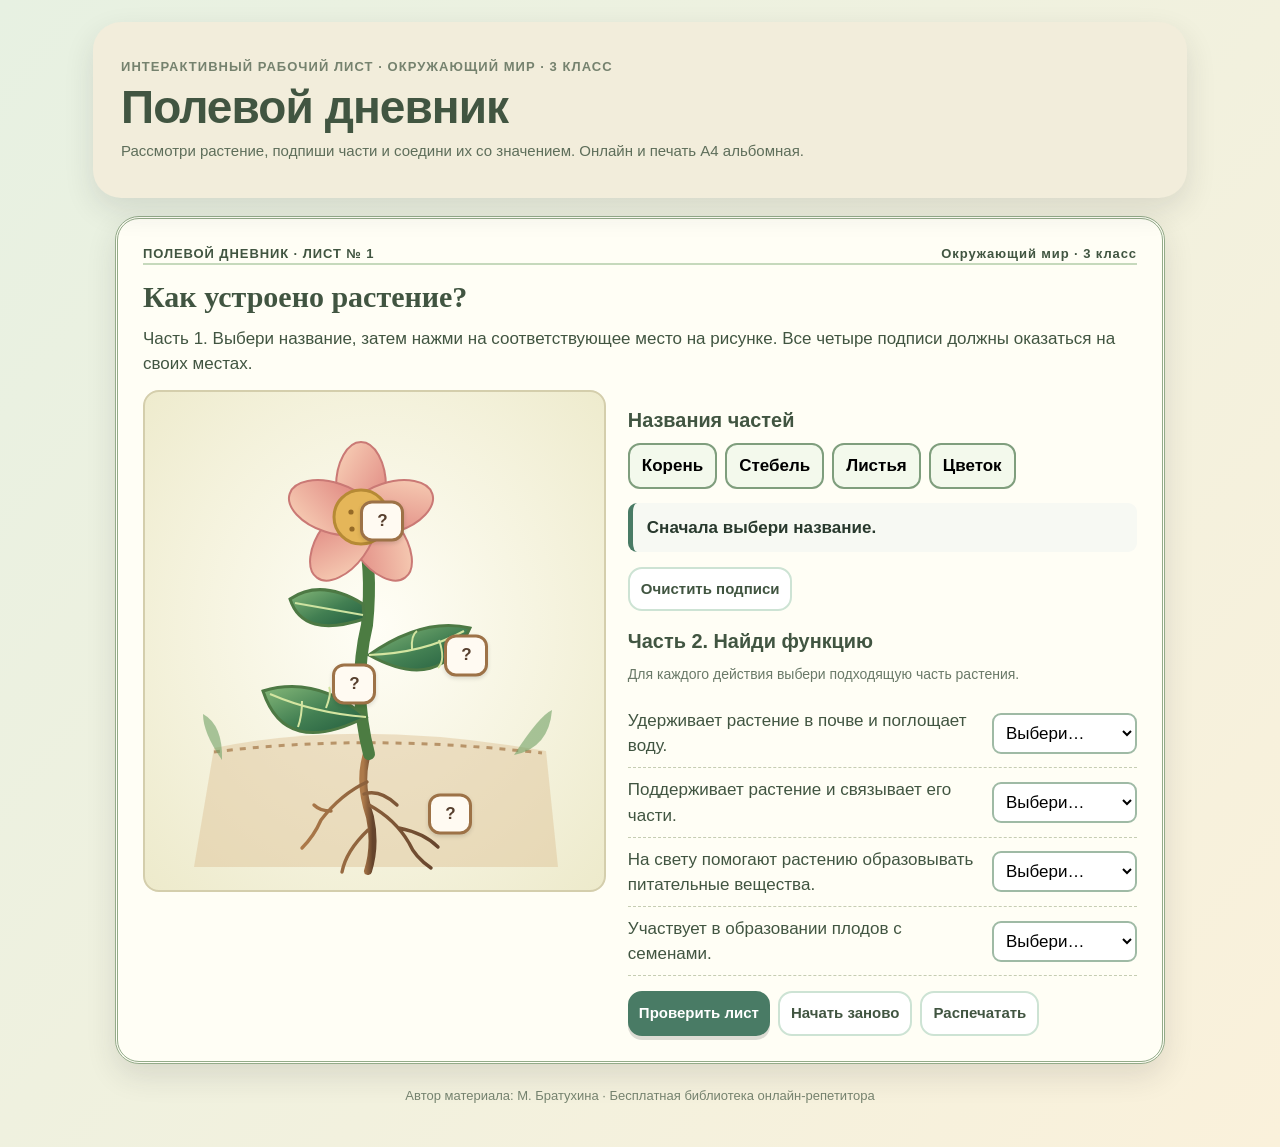
<file: materials/04_polevoy_dnevnik.html>
<!doctype html><html lang="ru"><head><meta charset="UTF-8"><meta name="viewport" content="width=device-width,initial-scale=1"><meta name="theme-color" content="#497b65"><meta name="description" content="Интерактивный рабочий лист по строению растения для 3 класса"><title>Полевой дневник — М. Братухина</title>
<style>
:root{--ink:#415541;--accent:#497b65;--sub:#cde3d4;--paper:#f2eddb;--shadow:0 12px 30px rgba(42,39,48,.12)}
*{box-sizing:border-box}html{-webkit-text-size-adjust:100%}body{margin:0;background:linear-gradient(130deg,#e7f1e2,#faf1db);color:var(--ink);font-family:'Trebuchet MS',Arial,sans-serif;font-size:17px;line-height:1.48}button,input,select,textarea{font:inherit}button{cursor:pointer;touch-action:manipulation}button:disabled{cursor:default;opacity:.6}button:focus-visible,[tabindex]:focus-visible,input:focus-visible,textarea:focus-visible,select:focus-visible{outline:3px solid #276cc5;outline-offset:3px}.shell{max-width:1130px;margin:0 auto;padding:22px 18px 42px}.topline{font-size:13px;letter-spacing:.08em;text-transform:uppercase;font-weight:800;opacity:.7}h1{font-size:clamp(27px,4vw,46px);line-height:1.1;margin:5px 0 8px;letter-spacing:-.02em}h2{font-size:clamp(20px,2.5vw,26px);line-height:1.15;margin:0 0 11px}p{margin:6px 0 14px}.hero{position:relative;display:flex;align-items:center;justify-content:space-between;gap:20px;min-height:176px;padding:20px 28px;border-radius:28px;background:var(--paper);box-shadow:var(--shadow);overflow:hidden}.hero-copy{max-width:720px;z-index:1}.hero small{display:block;max-width:760px;font-size:15px;opacity:.83}.hero img{width:174px;height:150px;object-fit:cover;border-radius:28px;border:5px solid rgba(255,255,255,.9);box-shadow:0 4px 14px #0002;flex-shrink:0}.workspace{margin-top:18px;min-height:390px}.panel{background:#fffdf8;border-radius:24px;padding:25px;box-shadow:var(--shadow)}.btn{border:0;border-radius:14px;padding:13px 19px;background:var(--accent);color:#fff;font-weight:800;box-shadow:0 4px 0 #0002;transition:transform .12s,filter .12s}.btn:hover:not(:disabled){filter:brightness(1.07)}.btn:active:not(:disabled){transform:translateY(3px);box-shadow:0 1px 0 #0002}.btn.secondary{background:#fff;color:var(--ink);border:2px solid var(--sub);box-shadow:none}.btn.text{background:transparent;color:var(--ink);box-shadow:none;text-decoration:underline}.btn-row{display:flex;gap:10px;flex-wrap:wrap;margin-top:15px}.msg{border-left:5px solid var(--accent);background:#f7f9f3;padding:12px 14px;border-radius:9px;min-height:46px;margin:14px 0;color:#28392d;font-weight:700}.msg.bad{border-left-color:#b14b4b;background:#fff0ec;color:#7e3030}.msg.good{border-left-color:#287a50;background:#edf7ef;color:#226143}.chip{display:inline-block;padding:4px 11px;border-radius:100px;background:var(--sub);color:var(--ink);font-size:13px;font-weight:800;margin:2px 5px 8px 0}.hidden{display:none!important}.small{font-size:14px;opacity:.78}.foot{margin-top:22px;text-align:center;font-size:13px;opacity:.7}.meter{height:9px;border-radius:20px;background:#e6ded0;overflow:hidden}.meter > b{display:block;height:100%;width:0;background:var(--accent);border-radius:20px;transition:width .22s}.plain-input{width:70px;border:2px solid var(--sub);border-radius:11px;padding:9px;text-align:center;font-size:24px;font-weight:800;background:#fff}.result{background:#edf8ed;border:2px dashed #76a47d;padding:22px;border-radius:19px;margin:14px 0}.art-caption{font-family:Georgia,serif;font-style:italic;opacity:.7;font-size:14px}.nodisplay{display:none}
@media(max-width:650px){.shell{padding:11px 10px 32px}.hero{border-radius:18px;padding:15px;min-height:140px;gap:8px}.hero img{width:96px;height:105px;border-width:3px;border-radius:14px}.hero small{font-size:13px}.panel{padding:15px;border-radius:17px}.btn{padding:11px 14px}body{font-size:16px}}
@media print{body{background:white!important;color:#111!important}.shell{max-width:100%;padding:0}.hero,.panel{box-shadow:none!important}.hero{padding:5mm 0!important;min-height:0}.hero img{width:20mm;height:20mm}.btn,.btn-row,.screen-only,.foot{display:none!important}.workspace{margin-top:3mm}.panel{padding:3mm}.msg{display:none}@page{size:A4;margin:12mm}}

.botany{max-width:1050px;margin:auto;background:#fffef5;border:3px double #93ab89}.sheet-meta{display:flex;justify-content:space-between;gap:8px;flex-wrap:wrap;border-bottom:2px solid #c6d9bc;font-weight:800;font-size:13px;letter-spacing:.07em}.botany h2{font-family:Georgia,serif;font-size:30px;margin-top:15px}.botany-grid{display:grid;grid-template-columns:minmax(260px,1fr) 1.1fr;gap:22px}.plant-area{border:2px solid #d4ceac;border-radius:16px;background:radial-gradient(ellipse at 50% 47%,#fffef6,#edeacb);padding:9px;align-self:start}.plant-svg{position:relative;max-width:400px;margin:auto}.plant-svg svg{width:100%;height:auto;display:block}.plant-pin{position:absolute;transform:translate(-50%,-50%);border-radius:12px;border:3px solid #9d7247;background:#fffaf2;color:#573f2e;font-size:17px;font-weight:900;padding:5px 9px;min-width:44px;min-height:40px;box-shadow:0 2px 4px #0002}.plant-pin.correct{background:#c1e8be;border-color:#4d8652}.plant-pin.pending{outline:4px solid #e7bc63}.names{display:flex;flex-wrap:wrap;gap:8px}.name{border:2px solid #7f9e7d;border-radius:12px;background:#f3f9ec;padding:8px 12px;font-weight:800}.name.active{background:#597a50;color:#fff}.name.used{opacity:.45}.botany h3{margin:16px 0 8px}.function-row{display:flex;align-items:center;gap:10px;border-bottom:1px dashed #c6cdb3;padding:9px 0}.function-row span{flex:1}.function-row select{width:145px;max-width:45%;padding:8px;border:2px solid #9fbaa5;border-radius:9px;background:#fff}.botany .btn-row{gap:8px}.botany .btn{font-size:15px;padding:9px 11px}@media(max-width:760px){.botany-grid{grid-template-columns:1fr}.plant-area{max-width:460px;margin:auto;width:100%}}@media print{@page{size:A4 landscape;margin:9mm}.botany{border:2px solid #888;padding:3mm}.botany h2{font-size:21px}.botany-grid{grid-template-columns:43% 57%;gap:12px}.plant-area{max-height:165mm}.plant-svg{max-height:145mm;width:80%}.plant-svg svg{max-height:145mm}.plant-pin{min-height:0;min-width:0;padding:1px 5px;font-size:12px}.botany-side h3{margin:5px 0 2px}.function-row{padding:5px 0;font-size:12px}.function-row select{font-size:12px}.names{font-size:12px}}

</style></head><body><main class="shell"><header class="hero"><div class="hero-copy"><div class="topline">Интерактивный рабочий лист · Окружающий мир · 3 класс</div><h1>Полевой дневник</h1><small>Рассмотри растение, подпиши части и соедини их со значением. Онлайн и печать A4 альбомная.</small></div></header><div class="workspace"><article class="panel botany"><div class="sheet-meta"><b>ПОЛЕВОЙ ДНЕВНИК · ЛИСТ № 1</b><span>Окружающий мир · 3 класс</span></div><h2>Как устроено растение?</h2><p>Часть 1. Выбери название, затем нажми на соответствующее место на рисунке. Все четыре подписи должны оказаться на своих местах.</p><div class="botany-grid"><div class="plant-area"><div class="plant-svg"><svg viewBox="0 0 400 480" xmlns="http://www.w3.org/2000/svg" role="img" aria-label="Цветущее растение с видимыми корнями, стеблем, листьями и цветком"><defs><linearGradient id="leafG" x1="0" y1="0" x2="1" y2="1"><stop stop-color="#85b879"/><stop offset=".55" stop-color="#427f52"/><stop offset="1" stop-color="#235d3f"/></linearGradient><linearGradient id="petalG" x1="0" x2="1" y1="0" y2="1"><stop stop-color="#f9d4b9"/><stop offset="1" stop-color="#dc7c79"/></linearGradient><linearGradient id="rootG" x1="0" x2="1"><stop stop-color="#ad7a4a"/><stop offset="1" stop-color="#65442c"/></linearGradient></defs><path d="M40 347Q185 317 372 350L384 466H20Z" fill="#dfc59c" opacity=".5"/><path d="M40 351Q192 332 368 352" fill="none" stroke="#b89469" stroke-width="3" stroke-dasharray="6 7"/><g fill="none" stroke="url(#rootG)" stroke-linecap="round"><path d="M195 347Q183 378 196 416Q202 444 194 470" stroke-width="8"/><path d="M193 381Q167 393 147 419Q140 435 128 447M195 404Q221 418 235 442Q241 456 257 467M194 429Q172 450 168 471M190 393Q206 388 223 404M157 410Q146 410 140 404M225 427Q250 432 264 446" stroke-width="3.4"/></g><path d="M195 353Q178 287 193 224Q199 165 187 123" fill="none" stroke="#4c7c42" stroke-width="12" stroke-linecap="round"/><path d="M192 316Q142 274 89 290Q111 357 192 316Z" fill="url(#leafG)" stroke="#4d7944" stroke-width="3"/><path d="M192 316Q140 312 96 293M128 300Q128 315 124 326M152 307Q158 291 155 286" stroke="#d4e5a1" stroke-width="2" fill="none"/><path d="M195 254Q249 216 296 227Q267 294 195 254Z" fill="url(#leafG)" stroke="#4d7944" stroke-width="3"/><path d="M195 254Q250 252 290 230M238 248Q237 234 243 230M265 239Q272 259 264 267" stroke="#d4e5a1" stroke-width="2" fill="none"/><path d="M189 203Q147 177 116 198Q129 238 190 218Z" fill="url(#leafG)" stroke="#4d7944" stroke-width="3"/><path d="M189 214L121 202" stroke="#cee3a1" stroke-width="2"/><g transform="translate(187 116)"><ellipse rx="25" ry="45" fill="url(#petalG)" stroke="#ca7975" stroke-width="2" transform="rotate(0) translate(0 -30)"/><ellipse rx="25" ry="45" fill="url(#petalG)" stroke="#ca7975" stroke-width="2" transform="rotate(72) translate(0 -30)"/><ellipse rx="25" ry="45" fill="url(#petalG)" stroke="#ca7975" stroke-width="2" transform="rotate(144) translate(0 -30)"/><ellipse rx="25" ry="45" fill="url(#petalG)" stroke="#ca7975" stroke-width="2" transform="rotate(216) translate(0 -30)"/><ellipse rx="25" ry="45" fill="url(#petalG)" stroke="#ca7975" stroke-width="2" transform="rotate(288) translate(0 -30)"/><circle r="27" fill="#e5b659" stroke="#b68a35" stroke-width="3"/><g fill="#956a27"><circle cx="-10" cy="-5" r="2.6"/><circle cx="8" cy="-9" r="2.6"/><circle cx="7" cy="9" r="2.6"/><circle cx="-9" cy="12" r="2.6"/></g></g><g fill="#72a267" opacity=".6"><path d="M48 359Q29 332 29 313Q49 324 48 359Z"/><path d="M340 354Q365 315 378 309Q375 347 340 354Z"/></g></svg><button class="plant-pin" data-part="flower" style="left:52%;top:25%" aria-label="Назвать часть растения: цветок">?</button><button class="plant-pin" data-part="leaf" style="left:73%;top:53%" aria-label="Назвать часть растения: листья">?</button><button class="plant-pin" data-part="stem" style="left:45%;top:59%" aria-label="Назвать часть растения: стебель">?</button><button class="plant-pin" data-part="root" style="left:69%;top:86%" aria-label="Назвать часть растения: корень">?</button></div></div><div class="botany-side"><h3>Названия частей</h3><div class="names" id="names"></div><div class="msg" id="msg" role="status" aria-live="polite">Сначала выбери название.</div><div class="btn-row screen-only"><button class="btn secondary" id="resetPin">Очистить подписи</button></div><h3>Часть 2. Найди функцию</h3><p class="small">Для каждого действия выбери подходящую часть растения.</p><div id="functions"></div><div class="btn-row screen-only"><button class="btn" id="check">Проверить лист</button><button class="btn secondary" id="again">Начать заново</button><button class="btn secondary" id="print">Распечатать</button></div><div id="score" class="result hidden" role="status"></div></div></div></article></div><footer class="foot">Автор материала: М. Братухина · Бесплатная библиотека онлайн-репетитора</footer></main>
<script>"use strict";

const e=id=>document.getElementById(id);const names={root:'Корень',stem:'Стебель',leaf:'Листья',flower:'Цветок'};const functionsData=[['Удерживает растение в почве и поглощает воду.','root'],['Поддерживает растение и связывает его части.','stem'],['На свету помогают растению образовывать питательные вещества.','leaf'],['Участвует в образовании плодов с семенами.','flower']];let chosen=null,assigned={};
function init(){chosen=null;assigned={};e('score').classList.add('hidden');e('names').innerHTML='';Object.entries(names).forEach(([part,name])=>{const b=document.createElement('button');b.type='button';b.className='name';b.textContent=name;b.dataset.part=part;b.onclick=()=>{if(Object.values(assigned).includes(part)){message('Эта подпись уже использована. Очисти подписи для исправления.',false);return}chosen=part;document.querySelectorAll('.name').forEach(x=>x.classList.toggle('active',x.dataset.part===part));message('Теперь нажми на часть растения: '+name+'.')};e('names').append(b)});document.querySelectorAll('.plant-pin').forEach(p=>{p.textContent='?';p.className='plant-pin';p.disabled=false});e('functions').innerHTML='';functionsData.forEach(([text,part],i)=>{let row=document.createElement('label');row.className='function-row';let span=document.createElement('span');span.textContent=text;let select=document.createElement('select');select.dataset.correct=part;select.setAttribute('aria-label','Выбери часть растения: '+text);select.innerHTML='<option value="">Выбери…</option>'+Object.entries(names).map(([k,n])=>'<option value="'+k+'">'+n+'</option>').join('');row.append(span,select);e('functions').append(row)});message('Сначала выбери название.')}
function message(s,good){e('msg').textContent=s;e('msg').className='msg'+(good===false?' bad':good?' good':'')}
function place(pin){if(chosen===null){message('Выбери название части растения справа.',false);return}const part=pin.dataset.part;if(assigned[part]){message('Здесь уже есть правильная подпись.',false);return}if(chosen!==part){message('Попробуй ещё раз. Внимательно посмотри, какая часть отмечена.',false);return}assigned[part]=chosen;pin.textContent=names[part];pin.classList.add('correct');const source=e('names').querySelector('[data-part="'+part+'"]');source.classList.remove('active');source.classList.add('used');source.disabled=true;chosen=null;message('Верно! Подпись «'+names[part]+'» на месте.',true)}
function check(){let labels=Object.keys(assigned).length;let good=0;let all=true;document.querySelectorAll('#functions select').forEach(x=>{let ok=x.value===x.dataset.correct;if(ok)good++;else all=false;x.style.borderColor=ok?'#599062':'#c3705b'});let text='Подписано частей: '+labels+'/4. Верно указано функций: '+good+'/4.';if(labels===4&&all){text+=' Отлично! Все задания выполнены.'}else{text+=' Проверь подписи и исправь выделенные поля.'}e('score').textContent=text;e('score').classList.remove('hidden');e('score').style.background=labels===4&&all?'#edf8ed':'#fff4e7';}
document.querySelectorAll('.plant-pin').forEach(p=>p.onclick=()=>place(p));e('check').onclick=check;e('again').onclick=init;e('resetPin').onclick=()=>{assigned={};chosen=null;document.querySelectorAll('.plant-pin').forEach(p=>{p.textContent='?';p.className='plant-pin'});document.querySelectorAll('.name').forEach(p=>{p.disabled=false;p.classList.remove('used','active')});message('Подписи очищены.')};e('print').onclick=()=>window.print();init();

</script></body></html>
</file>
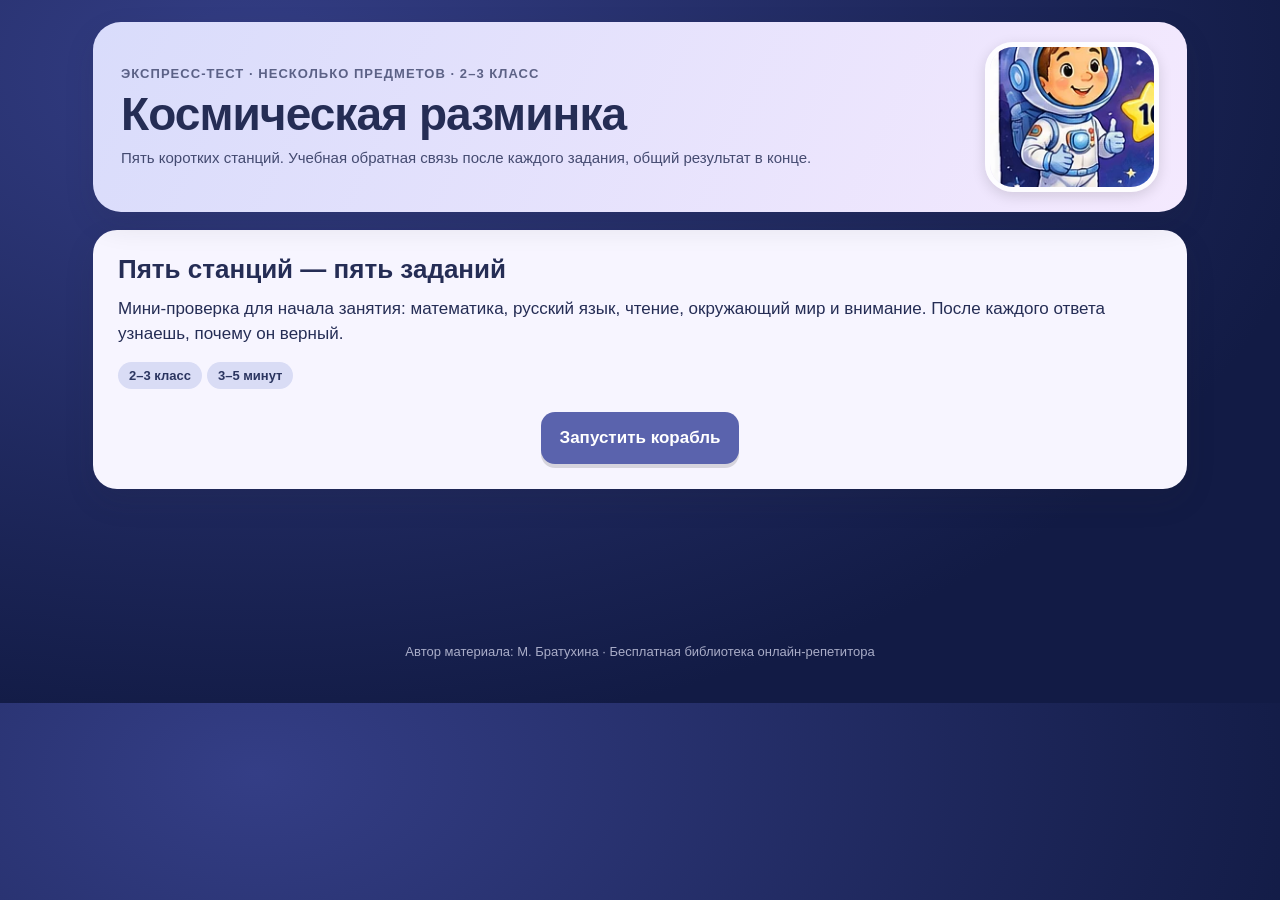
<file: materials/05_kosmicheskaya_razminka.html>
<!doctype html><html lang="ru"><head><meta charset="UTF-8"><meta name="viewport" content="width=device-width,initial-scale=1"><meta name="theme-color" content="#5a63ad"><meta name="description" content="Экспресс-проверка знаний на начало урока 2–3 класса"><title>Космическая разминка — М. Братухина</title>
<style>
:root{--ink:#2b3560;--accent:#5a63ad;--sub:#d9dcf5;--paper:#ecedff;--shadow:0 12px 30px rgba(42,39,48,.12)}
*{box-sizing:border-box}html{-webkit-text-size-adjust:100%}body{margin:0;background:radial-gradient(ellipse at 20% 10%,#343e86,#121b45 75%);color:var(--ink);font-family:'Trebuchet MS',Arial,sans-serif;font-size:17px;line-height:1.48}button,input,select,textarea{font:inherit}button{cursor:pointer;touch-action:manipulation}button:disabled{cursor:default;opacity:.6}button:focus-visible,[tabindex]:focus-visible,input:focus-visible,textarea:focus-visible,select:focus-visible{outline:3px solid #276cc5;outline-offset:3px}.shell{max-width:1130px;margin:0 auto;padding:22px 18px 42px}.topline{font-size:13px;letter-spacing:.08em;text-transform:uppercase;font-weight:800;opacity:.7}h1{font-size:clamp(27px,4vw,46px);line-height:1.1;margin:5px 0 8px;letter-spacing:-.02em}h2{font-size:clamp(20px,2.5vw,26px);line-height:1.15;margin:0 0 11px}p{margin:6px 0 14px}.hero{position:relative;display:flex;align-items:center;justify-content:space-between;gap:20px;min-height:176px;padding:20px 28px;border-radius:28px;background:var(--paper);box-shadow:var(--shadow);overflow:hidden}.hero-copy{max-width:720px;z-index:1}.hero small{display:block;max-width:760px;font-size:15px;opacity:.83}.hero img{width:174px;height:150px;object-fit:cover;border-radius:28px;border:5px solid rgba(255,255,255,.9);box-shadow:0 4px 14px #0002;flex-shrink:0}.workspace{margin-top:18px;min-height:390px}.panel{background:#fffdf8;border-radius:24px;padding:25px;box-shadow:var(--shadow)}.btn{border:0;border-radius:14px;padding:13px 19px;background:var(--accent);color:#fff;font-weight:800;box-shadow:0 4px 0 #0002;transition:transform .12s,filter .12s}.btn:hover:not(:disabled){filter:brightness(1.07)}.btn:active:not(:disabled){transform:translateY(3px);box-shadow:0 1px 0 #0002}.btn.secondary{background:#fff;color:var(--ink);border:2px solid var(--sub);box-shadow:none}.btn.text{background:transparent;color:var(--ink);box-shadow:none;text-decoration:underline}.btn-row{display:flex;gap:10px;flex-wrap:wrap;margin-top:15px}.msg{border-left:5px solid var(--accent);background:#f7f9f3;padding:12px 14px;border-radius:9px;min-height:46px;margin:14px 0;color:#28392d;font-weight:700}.msg.bad{border-left-color:#b14b4b;background:#fff0ec;color:#7e3030}.msg.good{border-left-color:#287a50;background:#edf7ef;color:#226143}.chip{display:inline-block;padding:4px 11px;border-radius:100px;background:var(--sub);color:var(--ink);font-size:13px;font-weight:800;margin:2px 5px 8px 0}.hidden{display:none!important}.small{font-size:14px;opacity:.78}.foot{margin-top:22px;text-align:center;font-size:13px;opacity:.7}.meter{height:9px;border-radius:20px;background:#e6ded0;overflow:hidden}.meter > b{display:block;height:100%;width:0;background:var(--accent);border-radius:20px;transition:width .22s}.plain-input{width:70px;border:2px solid var(--sub);border-radius:11px;padding:9px;text-align:center;font-size:24px;font-weight:800;background:#fff}.result{background:#edf8ed;border:2px dashed #76a47d;padding:22px;border-radius:19px;margin:14px 0}.art-caption{font-family:Georgia,serif;font-style:italic;opacity:.7;font-size:14px}.nodisplay{display:none}
@media(max-width:650px){.shell{padding:11px 10px 32px}.hero{border-radius:18px;padding:15px;min-height:140px;gap:8px}.hero img{width:96px;height:105px;border-width:3px;border-radius:14px}.hero small{font-size:13px}.panel{padding:15px;border-radius:17px}.btn{padding:11px 14px}body{font-size:16px}}
@media print{body{background:white!important;color:#111!important}.shell{max-width:100%;padding:0}.hero,.panel{box-shadow:none!important}.hero{padding:5mm 0!important;min-height:0}.hero img{width:20mm;height:20mm}.btn,.btn-row,.screen-only,.foot{display:none!important}.workspace{margin-top:3mm}.panel{padding:3mm}.msg{display:none}@page{size:A4;margin:12mm}}

body{color:#252d55}.hero{background:linear-gradient(115deg,#d9dcfb,#f4e9fe)}.launch{background:#f7f5ff}.space-status{display:flex;justify-content:space-between;align-items:center;gap:10px;flex-wrap:wrap}.space-question{font-size:clamp(23px,3vw,35px);margin:25px auto;text-align:center;max-width:740px;min-height:87px}.stars{display:flex;justify-content:center;gap:18px;margin:18px 0}.star{font-size:32px;color:#b7bcd9;text-shadow:0 3px #0002}.star.done{color:#d89e32}.star.fail{color:#b67a82}.answers{display:grid;grid-template-columns:repeat(3,1fr);gap:12px;max-width:760px;margin:auto}.answer{min-height:86px;border:3px solid #a7abd5;border-radius:18px;background:#f8f8ff;color:#2f3563;padding:12px;font-size:23px;font-weight:900;box-shadow:0 4px 0 #6f79a8}.answer.selected{background:#dae1ff;border-color:#4958a6;transform:translateY(2px)}.answer.correct{background:#daeddc;border-color:#578d60}.answer.incorrect{background:#f8dedc;border-color:#b95d56}.space-status+ .meter{margin-top:12px}.btn-row{justify-content:center}.scorebig{font-size:58px;font-weight:900;text-align:center;color:#3b498b}.score-sub{text-align:center;font-size:19px}.review{padding:12px 16px;background:#f2f4fc;margin:9px 0;border-radius:13px}.review strong{display:block}#game,#end{background:#fff}.foot{color:#e9eafe}@media(max-width:650px){.answers{grid-template-columns:1fr}.answer{min-height:61px}.space-question{min-height:0}}

</style></head><body><main class="shell"><header class="hero"><div class="hero-copy"><div class="topline">Экспресс-тест · Несколько предметов · 2–3 класс</div><h1>Космическая разминка</h1><small>Пять коротких станций. Учебная обратная связь после каждого задания, общий результат в конце.</small></div><img alt="Художественная иллюстрация к игре" src="[data-uri]"></header><div class="workspace"><section class="panel launch" id="open"><h2>Пять станций — пять заданий</h2><p>Мини-проверка для начала занятия: математика, русский язык, чтение, окружающий мир и внимание. После каждого ответа узнаешь, почему он верный.</p><div class="chip">2–3 класс</div><div class="chip">3–5 минут</div><div class="btn-row"><button class="btn" id="start">Запустить корабль</button></div></section><section class="panel hidden" id="game"><div class="space-status"><b>Станция <span id="num">1</span> из 5</b><span id="subject"></span></div><div class="meter"><b id="bar"></b></div><div class="stars" id="stars" aria-label="Прогресс"></div><h2 class="space-question" id="question"></h2><div class="answers" id="answers"></div><div id="msg" class="msg" role="status" aria-live="polite">Выбери ответ.</div><div class="btn-row"><button id="check" class="btn">Проверить</button><button id="next" class="btn hidden">Следующая станция</button><button id="again" class="btn secondary">Начать заново</button></div></section><section class="panel hidden" id="end"><h2>Маршрут завершён!</h2><div id="score" class="scorebig"></div><div id="details"></div><div class="btn-row"><button class="btn" id="restart">Ещё один полёт</button></div></section></div><footer class="foot">Автор материала: М. Братухина · Бесплатная библиотека онлайн-репетитора</footer></main>
<script>"use strict";

const q=[["Математика", "Какое число надо прибавить к 28, чтобы получить 30?", ["2", "3", "12"], 0, "28 + 2 = 30. До круглого десятка не хватает двух."], ["Русский язык", "Какое слово обозначает признак предмета?", ["плывёт", "звонкий", "река"], 1, "«Звонкий» отвечает на вопрос «какой?». Это имя прилагательное."], ["Литературное чтение", "«Утром пошёл снег. К вечеру дорожки побелели». Когда дорожки стали белыми?", ["утром", "днём", "к вечеру"], 2, "В тексте прямо сказано: «К вечеру дорожки побелели»."], ["Окружающий мир", "К какой группе животных относится бабочка?", ["насекомые", "птицы", "звери"], 0, "Бабочка — насекомое; у взрослой бабочки шесть ног."], ["Математика и внимание", "Продолжи закономерность: 3, 6, 9, 12, …", ["13", "15", "16"], 1, "Числа увеличиваются каждый раз на 3: после 12 идёт 15."]];const e=id=>document.getElementById(id);let at=0,chosen=null,score=0,results=[],checked=false;
function start(){at=0;score=0;results=[];e('open').classList.add('hidden');e('end').classList.add('hidden');e('game').classList.remove('hidden');show()}
function show(){checked=false;chosen=null;e('num').textContent=at+1;e('subject').textContent=q[at][0];e('bar').style.width=(at/5*100)+'%';e('question').textContent=q[at][1];e('answers').innerHTML='';q[at][2].forEach((s,i)=>{let b=document.createElement('button');b.type='button';b.className='answer';b.textContent=s;b.setAttribute('aria-pressed','false');b.onclick=()=>{if(checked)return;chosen=i;[...e('answers').children].forEach((x,j)=>{x.classList.toggle('selected',j===i);x.setAttribute('aria-pressed',String(j===i))})};e('answers').append(b)});e('stars').innerHTML=Array.from({length:5},(_,i)=>'<span class="star '+(i<results.length?(results[i].ok?'done':'fail'):'')+'" aria-hidden="true">★</span>').join('');message('Выбери один ответ.');e('check').classList.remove('hidden');e('next').classList.add('hidden')}
function message(s,good){e('msg').textContent=s;e('msg').className='msg'+(good===false?' bad':good===true?' good':'')}
function check(){if(checked)return;if(chosen===null){message('Выбери ответ на этой станции.',false);return}checked=true;const ok=chosen===q[at][3];if(ok)score++;results.push({ok,subject:q[at][0],question:q[at][1],correct:q[at][2][q[at][3]]});[...e('answers').children].forEach((x,i)=>{x.disabled=true;if(i===q[at][3])x.classList.add('correct');if(i===chosen&&!ok)x.classList.add('incorrect')});message((ok?'Верно! ':'Проверь ответ. ')+q[at][4],ok);e('check').classList.add('hidden');e('next').classList.remove('hidden');e('next').textContent=at===4?'Узнать результат':'Следующая станция';e('bar').style.width=((at+1)/5*100)+'%';e('stars').children[at].classList.add(ok?'done':'fail')}
function next(){at++;if(at<5){show();return}e('game').classList.add('hidden');e('end').classList.remove('hidden');e('score').textContent=score+' / 5';e('details').innerHTML='<p class="score-sub">Верных ответов: '+score+' из пяти. Это короткая игровая проба, не отметка за предмет.</p>'+results.map(x=>'<div class="review"><strong>'+(x.ok?'✓ ':'○ ')+x.subject+'</strong>'+(x.ok?'Выполнено верно.':'Повтори: '+x.question+' Правильный ответ: «'+x.correct+'».')+'</div>').join('')}
e('start').onclick=start;e('again').onclick=start;e('restart').onclick=start;e('check').onclick=check;e('next').onclick=next;

</script></body></html>
</file>
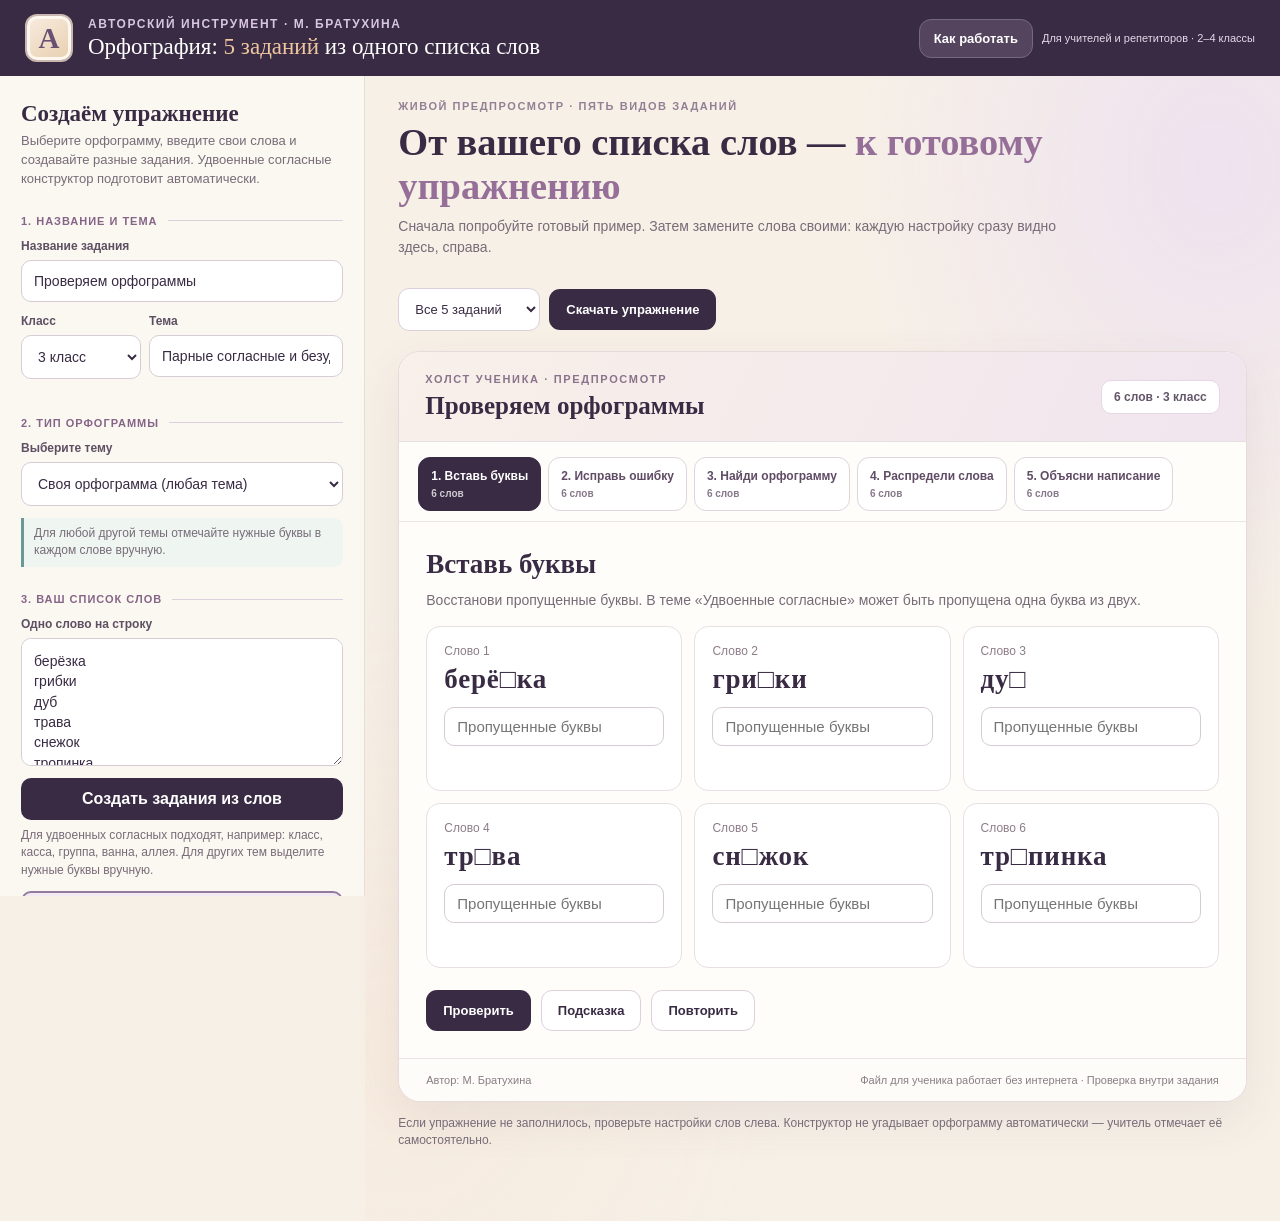
<file: materials/orfografiya_5_zadaniy.html>
<!doctype html><html lang="ru"><head><meta charset="UTF-8"><meta name="viewport" content="width=device-width,initial-scale=1"><title>Орфография: 5 заданий из одного списка слов — М. Братухина</title>
<style>
:root{--plum:#382B43;--lav:#B7A5C6;--cream:#F6F0E7;--teal:#6B9A96;--apricot:#E7B089;--paper:#fffdf9;--text:#382B43;--muted:#776c78;--line:#e3d9de;--white:#fff;--danger:#a25f66;--ring:#83679b}*{box-sizing:border-box}html{scroll-behavior:smooth}body{margin:0;background:var(--cream);color:var(--text);font-family:Arial,'Segoe UI',sans-serif}button,input,textarea,select{font:inherit}button{cursor:pointer}button:focus-visible,input:focus-visible,textarea:focus-visible,select:focus-visible{outline:3px solid #9f80af;outline-offset:2px}h1,h2,h3,p{margin-top:0}.app{min-height:100vh;display:grid;grid-template-rows:auto 1fr}.header{background:var(--plum);color:white;display:flex;justify-content:space-between;gap:20px;align-items:center;padding:14px 25px;box-shadow:0 6px 25px #281f2a22}.header-left{display:flex;align-items:center;gap:15px}.seal{background:linear-gradient(145deg,#f8ece1,#e8cfae);border:2px solid #cab7b0;border-radius:12px;width:48px;height:48px;display:grid;place-items:center;font:700 29px Georgia,serif;color:#694f73;box-shadow:inset 0 0 0 3px #fdf8ef}.brand{font-size:12px;letter-spacing:.13em;font-weight:800;color:#d8c5df;text-transform:uppercase}.header-title{font-family:Georgia,serif;font-size:23px;line-height:1.12;margin:3px 0 0}.header-title span{color:#f0c6a1}.header-actions{display:flex;align-items:center;gap:9px}.pill{border:1px solid #75687c;border-radius:12px;background:#55445e;color:white;padding:11px 14px;font-weight:700;font-size:13px}.pill:focus-visible{outline-color:white}.layout{display:grid;grid-template-columns:minmax(335px,365px) minmax(0,1fr);min-height:calc(100vh - 85px)}.sidebar{padding:25px 21px;background:#fbf7f1;border-right:1px solid #e7ded8;max-height:calc(100vh - 80px);overflow-y:auto}.sidebar>h2{font:700 23px Georgia,serif;margin-bottom:5px}.sub{font-size:13px;color:var(--muted);line-height:1.45}.step{font-weight:800;color:#856587;letter-spacing:.09em;text-transform:uppercase;font-size:11px;margin:26px 0 12px;display:flex;align-items:center;gap:10px}.step:after{content:"";height:1px;background:#dcd0dc;flex:1}.field{display:block;font-size:12px;font-weight:700;color:#5d5062;margin-bottom:12px}.field input,.field textarea,.field select{display:block;width:100%;margin-top:7px;border:1px solid #d7ccd5;background:#fff;border-radius:10px;color:var(--text);padding:12px;font-weight:500;font-size:14px}.field textarea{resize:vertical;line-height:1.45}.inline{display:grid;grid-template-columns:120px 1fr;gap:8px}.sidebtn{width:100%;border:0;border-radius:10px;padding:12px;background:var(--plum);color:white;font-weight:750}.sidebtn.secondary{background:#e7e0e9;color:#4a3953}.sidebtn.ghost{background:white;border:1px solid #dfd4df;color:var(--plum)}.sidebtn:disabled{opacity:.45;cursor:not-allowed}.tool-row{display:flex;gap:8px;flex-wrap:wrap}.tool-row .sidebtn{flex:1}.helptext{font-size:12px;line-height:1.48;color:var(--muted);margin:7px 0 11px}.wordlist{display:grid;gap:7px;margin:10px 0}.wordchip{display:flex;align-items:center;justify-content:space-between;gap:6px;text-align:left;border:1px solid #e5dde0;border-radius:10px;background:white;padding:10px 12px;min-height:44px;color:var(--plum);font-weight:750}.wordchip.active{border:2px solid #937a9f;background:#f2e9f3}.wordchip small{font-size:10px;color:#85788a;font-weight:500}.tagcount{font-size:10px;font-weight:800;border-radius:6px;padding:3px 6px;background:#e9efeb;color:#47766c;white-space:nowrap}.editor{border:1px solid #e2d9dd;background:white;border-radius:16px;padding:15px;margin-top:10px;box-shadow:0 10px 22px #382b4308}.editor h3{font-family:Georgia,serif;font-size:22px;margin:0 0 6px}.letterbox{padding:12px 8px;background:#f9f4fa;border:1px solid #eadfeb;border-radius:11px;display:flex;flex-wrap:wrap;gap:3px;margin-bottom:10px;min-height:58px}.markletter{font-family:Georgia,serif;font-size:24px;min-width:31px;height:38px;border-radius:7px;border:1px solid transparent;background:transparent;color:#382b43;padding:4px 6px}.markletter.marked{border:1px solid #af92bb;background:#e0cfeb}.mini{font-size:11px;color:#766b77;line-height:1.45}.savebar{border-top:1px solid var(--line);padding-top:15px;margin-top:18px}.canvas{min-width:0;padding:24px clamp(17px,2.6vw,40px) 60px;background:radial-gradient(ellipse at 93% 8%,#eee2ef 0,transparent 30%),radial-gradient(ellipse at 3% 85%,#f7ebdf 0,transparent 32%),var(--cream)}.canvas-head{display:flex;justify-content:space-between;align-items:start;gap:16px;margin-bottom:20px;flex-wrap:wrap}.eyebrow{letter-spacing:.14em;color:#947f94;font-size:11px;font-weight:900;text-transform:uppercase;margin-bottom:8px}.canvas h1{font:700 clamp(27px,3vw,40px) Georgia,serif;line-height:1.15;max-width:780px;margin:0 0 8px}.canvas h1 span{color:#966f98}.canvas-intro{font-size:14px;color:var(--muted);line-height:1.5;max-width:700px}.canvas-actions{display:flex;gap:9px;flex-wrap:wrap;align-items:center}.primary{background:var(--plum);color:white;border:0;border-radius:11px;padding:13px 17px;font-size:13px;font-weight:800}.borderbtn{border:1px solid #dcd0db;background:white;color:var(--plum);border-radius:11px;padding:12px 16px;font-size:13px;font-weight:750}.select-export{background:white;border:1px solid #dcd0db;border-radius:11px;padding:12px;font-size:13px;color:var(--plum);max-width:175px}.board{background:#fffdfa;border:1px solid #e6dadb;border-radius:22px;box-shadow:0 18px 48px #5f455015;overflow:hidden;min-height:520px}.board-hd{padding:21px 26px;background:linear-gradient(115deg,#f8f0e9,#f1e5ee);display:flex;justify-content:space-between;align-items:center;gap:12px;flex-wrap:wrap;border-bottom:1px solid #e6dfe3}.board-label{font-size:11px;text-transform:uppercase;font-weight:850;letter-spacing:.15em;color:#8a738b}.board-title{font:700 25px Georgia,serif;margin:7px 0 0}.board-count{color:#635669;background:white;border:1px solid #e5d7e5;padding:9px 12px;border-radius:10px;font-size:12px;font-weight:800}.tabs{display:flex;gap:7px;overflow:auto;padding:15px 19px 10px;background:#fffdfa;border-bottom:1px solid #ece5e5}.tab{border:1px solid #ded4de;color:#604c65;background:#fff;border-radius:12px;padding:11px 12px;font-weight:750;font-size:12px;text-align:left;display:flex;flex-direction:column;gap:5px;min-width:120px}.tab.active{background:var(--plum);color:white;border-color:var(--plum)}.tab .num{font-size:10px;font-weight:600;opacity:.75}.activity{padding:27px;min-height:305px}.activity h2{font:700 27px Georgia,serif;margin:0 0 10px}.activity p{font-size:14px;line-height:1.52;color:#766b77}.preview-grid{display:grid;grid-template-columns:repeat(auto-fit,minmax(205px,1fr));gap:12px}.preview-item{background:#fff;border:1px solid #e7dfe3;border-radius:14px;padding:17px}.bigword{font:700 27px Georgia,serif;letter-spacing:.03em;margin:6px 0 12px}.hintLabel{font-size:12px;color:#8d7c88}.ans{border:1px solid #d6cbd5;border-radius:10px;padding:10px 12px;width:100%;font-size:15px;color:#382b43;background:white}.ans[disabled]{opacity:.6}.warn{padding:22px;border:1px dashed #cfb0bb;border-radius:13px;background:#fff8f8;color:#805864;font-size:14px;line-height:1.55}.warn h3{margin:0 0 7px}.letters{display:flex;gap:3px;flex-wrap:wrap}.letters button{font:700 26px Georgia,serif;border-radius:8px;border:1px solid #e3dce3;background:white;min-width:31px;padding:8px 4px;color:#382b43}.letters button.picked{background:#e9dbef;border-color:#987fa7}.grp-layout{display:grid;gap:13px}.grp-pile{padding:15px;border:1px solid #e2d7db;background:#fbf4ef;border-radius:14px}.groupbins{display:grid;grid-template-columns:repeat(auto-fit,minmax(180px,1fr));gap:11px}.groupbin{border:2px dashed #9dbbb4;border-radius:13px;background:#f2f7f4;min-height:130px;padding:13px}.groupbin.active{border-color:#765a8c}.groupbin h3{font-size:14px;margin:0 0 10px}.tile{border:1px solid #d8c8d7;border-radius:8px;background:white;color:#382b43;padding:9px 11px;font-size:14px;font-weight:800;margin:3px}.tile.picked{background:#e9ddef;border-color:#876e94}.tileline{display:flex;justify-content:space-between;align-items:center;gap:6px;background:white;border-radius:9px;padding:7px 9px;margin:5px 0;font-size:14px;font-weight:800}.textbtn{border:none;border-radius:7px;padding:5px 8px;color:#77526b;background:#f4e2ea;font-size:11px}.board-footer{display:flex;gap:10px;flex-wrap:wrap;margin-top:22px}.feedback{margin-top:13px;padding:12px;border-radius:12px;background:#f1eee8;color:#57495b;font-size:13px;font-weight:750;line-height:1.5}.result{min-height:19px;margin-top:8px;font-size:13px;font-weight:800}.ok{color:#366b57}.bad{color:#a3525b}.muted{font-size:12px;color:var(--muted)}.bottom-note{padding:15px 27px;border-top:1px solid #eee3e7;background:#fefcf9;display:flex;justify-content:space-between;gap:15px;align-items:center;flex-wrap:wrap;font-size:11px;color:#887d83}.toast{position:fixed;bottom:25px;right:25px;background:#382b43;color:white;padding:14px 18px;border-radius:12px;box-shadow:0 14px 32px #22162833;max-width:370px;z-index:100;font-size:14px}.toast[hidden]{display:none}.dialog-backdrop{position:fixed;inset:0;background:#241a2dbd;z-index:101;display:grid;place-items:center;padding:20px;overflow:auto}.dialog-backdrop[hidden]{display:none}.dialog{background:#fffdf9;color:#382b43;max-width:750px;width:100%;border-radius:24px;box-shadow:0 30px 70px #140d1b88;overflow:hidden}.dialog-top{background:linear-gradient(105deg,#eee0f0,#f8ead9);padding:27px 30px 22px;position:relative}.dialog h2{font:700 34px Georgia,serif;margin:8px 0}.dialog p{font-size:14px;line-height:1.6;color:#675b68}.dialog-body{padding:24px 30px 28px}.audio{width:100%;margin:7px 0 16px}.guide{display:grid;grid-template-columns:repeat(3,1fr);gap:10px}.guideitem{background:#f6f0e9;border:1px solid #eee1e3;border-radius:12px;padding:12px;font-size:12px;line-height:1.5}.guideitem b{display:block;font-size:13px;margin-bottom:5px;color:#5e416d}.dialog-actions{margin-top:20px;display:flex;justify-content:space-between;align-items:center;gap:15px;flex-wrap:wrap}.dialog-actions button{padding:13px 25px}.close{position:absolute;right:19px;top:16px;border:0;background:#ffffffb7;color:var(--plum);border-radius:8px;padding:8px 12px;font-size:13px}.transcript summary{cursor:pointer;color:#705a79;font-size:12px;font-weight:750}.transcript p{font-size:12px;margin-top:9px}.printmeta{display:none}@media(max-width:1050px){.layout{grid-template-columns:325px minmax(0,1fr)}.canvas{padding:21px 17px}.sidebar{padding:21px 15px}}@media(max-width:820px){.layout{grid-template-columns:1fr}.sidebar{max-height:none;border-right:0;border-bottom:1px solid #e5d9dc;padding:20px}.canvas{padding:22px 15px 50px}.header{padding:12px 15px}.header-title{font-size:19px}.header-actions{flex-direction:column;align-items:stretch}.wordlist{grid-template-columns:repeat(auto-fill,minmax(160px,1fr))}.board{min-height:0}.activity{padding:20px}.guide{grid-template-columns:1fr}.dialog-top,.dialog-body{padding:22px 18px}}@media(max-width:500px){.canvas h1{font-size:27px}.header .brand{font-size:10px}.header-title{font-size:17px}.seal{width:38px;height:38px;font-size:23px}.pill{padding:8px;font-size:11px}.board-title{font-size:21px}.preview-grid{grid-template-columns:1fr}.board-hd{padding:17px}.tabs{padding:12px}.tab{min-width:115px}.inline{grid-template-columns:1fr}}

/* Письменная инструкция: компактная, без озвучки */
.dialog{max-height:min(92vh,980px);overflow-y:auto;overscroll-behavior:contain}
.dialog-top{padding-right:105px}
.help-steps{list-style:none;counter-reset:guide-step;display:grid;gap:13px;margin:0;padding:0}
.help-steps li{counter-increment:guide-step;display:flex;gap:13px;align-items:flex-start;background:#f8f4ee;border:1px solid #eadfdf;border-radius:15px;padding:13px 16px}
.help-steps li::before{content:counter(guide-step);width:34px;height:34px;border-radius:11px;display:grid;place-items:center;flex:0 0 34px;background:#e6dae9;color:#382b43;font:700 18px Georgia,serif}
.help-step-content strong{display:block;font-size:15px;color:#382b43;margin:0 0 3px}
.help-step-content p{margin:0;font-size:13px;line-height:1.52;color:#524a56}
.help-step-content b{color:#4d365f}
.help-note{border-left:3px solid #6b9a96;background:#edf5f1;padding:11px 14px;border-radius:0 11px 11px 0;margin-top:15px;font-size:13px;line-height:1.6;color:#3b4b49}
.help-note-secondary{border-color:#b7a5c6;background:#f6f0e7;color:#625362;margin-top:9px}
@media(max-width:820px){.dialog-top{padding-right:83px}.help-steps li{padding:12px}.help-step-content p{font-size:13px}}
@media(max-width:500px){.dialog-backdrop{padding:9px}.dialog{max-height:95vh;border-radius:15px}.dialog h2{font-size:25px}.dialog-top{padding:20px 82px 16px 16px}.dialog-body{padding:15px}.help-steps{gap:9px}.help-steps li{gap:8px}.help-steps li::before{width:27px;height:27px;flex-basis:27px;font-size:15px}}
</style><style>
#double-options{background:#f2eaf3;border:1px solid #e2d4e6;padding:12px;border-radius:13px;margin:0 0 10px}
#double-options[hidden]{display:none}
#preset-note{border-left:3px solid #6B9A96;padding:7px 10px;background:#eff5f1;border-radius:0 9px 9px 0}
#double-demo{margin:6px 0 2px;font-size:12px}
</style>
<!-- Метаданные для автоматической карточки бесплатной библиотеки М. Братухиной -->
<meta name="library-title" content="Орфография: 5 заданий из одного списка слов">
<meta name="library-kind" content="Конструктор">
<meta name="library-type" content="Конструктор">
<meta name="library-section" content="constructors">
<meta name="library-subject" content="Русский язык">
<meta name="library-grades" content="2,3,4">
<meta name="library-description" content="Конструктор для репетитора: из собственного списка слов создайте пять интерактивных упражнений по орфографии и скачайте HTML для ученика.">
<meta name="library-time" content="Для подготовки урока">
<meta name="library-date" content="2026-11-15">
<meta name="library-image" content="[data-uri]">
</head><body>
<div class="app"><header class="header"><div class="header-left"><div class="seal" aria-hidden="true">А</div><div><div class="brand">Авторский инструмент · М. Братухина</div><div class="header-title">Орфография: <span>5 заданий</span> из одного списка слов</div></div></div><div class="header-actions"><button type="button" class="pill" id="help-btn">Как работать</button><span style="font-size:11px;color:#e5d9eb;text-align:right">Для учителей и репетиторов · 2–4 классы</span></div></header>
<div class="layout"><aside class="sidebar" aria-label="Настройки конструктора"><h2>Создаём упражнение</h2><p class="sub">Выберите орфограмму, введите свои слова и создавайте разные задания. Удвоенные согласные конструктор подготовит автоматически.</p><div class="step">1. Название и тема</div><label class="field">Название задания<input id="task-title" placeholder="Например, Проверяем согласные" maxlength="90"></label><div class="inline"><label class="field">Класс<select id="grade"><option value="2">2 класс</option><option value="3" selected>3 класс</option><option value="4">4 класс</option></select></label><label class="field">Тема<input id="topic" placeholder="Например, Парные согласные" maxlength="95"></label></div><div class="step">2. Тип орфограммы</div>
<label class="field">Выберите тему
<select id="orthography-type"><option value="manual">Своя орфограмма (любая тема)</option><option value="double">Удвоенные согласные — автоподготовка</option><option value="zhishi">ЖИ–ШИ, ЧА–ЩА, ЧУ–ЩУ — автоподготовка</option><option value="chkn">ЧК–ЧН — автоподготовка</option></select></label>
<div id="double-options" hidden><label class="field">Какой пропуск показать в задании 1?
<select id="hide-pair"><option value="one">Пропустить одну из двух: кла□с</option><option value="both">Пропустить обе буквы: кла□□</option></select></label>
<button type="button" class="sidebtn secondary" id="double-demo">Попробовать готовый пример с удвоенными</button></div>
<p class="helptext" id="preset-note">Для любой другой орфограммы учитель сам отмечает нужные буквы.</p>
<div class="step">3. Ваш список слов</div><label class="field">Одно слово на строку<textarea id="word-input" rows="5" spellcheck="false" placeholder="берёзка&#10;грибки&#10;трава"></textarea></label><button type="button" class="sidebtn" id="apply-words">Создать задания из слов</button><p class="helptext">Для удвоенных согласных подходят, например: класс, касса, группа, ванна, аллея. Для других тем выделите нужные буквы вручную.</p><div class="wordlist" id="wordlist" aria-label="Список добавленных слов"></div><div class="step">4. Настройка выбранного слова</div><section class="editor" id="wordeditor"><p class="sub">Выберите слово из списка выше.</p></section><div class="step">5. Сохранение</div><div class="tool-row"><button type="button" class="sidebtn secondary" id="save-json">Сохранить проект</button><button type="button" class="sidebtn ghost" id="open-json">Открыть проект</button></div><input type="file" id="import-file" accept=".json,application/json" hidden><button type="button" class="sidebtn ghost" id="reset-demo" style="margin-top:8px">Вернуть пример</button><p class="helptext">Изменения сохраняются в этом браузере автоматически. Файл проекта нужен для переноса на другой компьютер.</p><div class="mini" style="padding-top:10px;border-top:1px solid #e5d9df;margin-top:17px">© М. Братухина · Авторский конструктор для бесплатной библиотеки онлайн-репетитора.</div></aside>
<main class="canvas"><div class="canvas-head"><div><div class="eyebrow">Живой предпросмотр · пять видов заданий</div><h1>От вашего списка слов — <span>к готовому упражнению</span></h1><p class="canvas-intro">Сначала попробуйте готовый пример. Затем замените слова своими: каждую настройку сразу видно здесь, справа.</p></div><div class="canvas-actions"><select id="export-scope" class="select-export" aria-label="Что скачать"><option value="all">Все 5 заданий</option><option value="current">Только текущее</option></select><button type="button" class="primary" id="download-html">Скачать упражнение</button></div></div><section class="board" aria-label="Предпросмотр задания"><div class="board-hd"><div><div class="board-label">Холст ученика · Предпросмотр</div><h2 class="board-title" id="preview-title">Орфография</h2></div><div class="board-count" id="preview-count">0 слов</div></div><nav class="tabs" id="mode-tabs" aria-label="Виды заданий"></nav><div class="activity" id="activity"></div><div class="bottom-note"><span>Автор: М. Братухина</span><span>Файл для ученика работает без интернета · Проверка внутри задания</span></div></section><p class="helptext" style="margin-top:13px">Если упражнение не заполнилось, проверьте настройки слов слева. Конструктор не угадывает орфограмму автоматически — учитель отмечает её самостоятельно.</p></main></div></div>
<div class="toast" id="toast" hidden role="status"></div><div class="dialog-backdrop" id="intro" hidden>
  <section class="dialog" role="dialog" aria-modal="true" aria-labelledby="intro-title" aria-describedby="intro-desc" tabindex="-1">
    <div class="dialog-top">
      <button type="button" class="close" id="close-intro" aria-label="Закрыть инструкцию">Закрыть ×</button>
      <div class="eyebrow">Памятка для педагога · М. Братухина</div>
      <h2 id="intro-title">Как работать с конструктором</h2>
      <p id="intro-desc" style="margin-bottom:0">Один список слов — пять интерактивных орфографических заданий. Всё настраивается слева, результат отображается справа.</p>
    </div>
    <div class="dialog-body">
      <ol class="help-steps">
        <li><div class="help-step-content"><strong>Подготовьте список слов</strong><p>В левом меню укажите название и класс. Выберите тип орфограммы. В поле «Ваш список слов» введите по одному слову на строке и нажмите <b>«Создать задания из слов»</b>. Или сначала попробуйте готовый пример.</p></div></li>
        <li><div class="help-step-content"><strong>Отметьте или проверьте нужные буквы</strong><p>Ниже списка нажмите на слово, затем выделите в нём букву или несколько букв, над которыми будет работать ученик. Для другого слова повторите действие.</p></div></li>
        <li><div class="help-step-content"><strong>Дополните настройки для нужных заданий</strong><p>Для «Исправь ошибку» впишите ошибочный вариант, для «Распредели слова» — название группы, для «Объясни написание» — проверочное слово и образец объяснения. Необязательные поля можно оставлять пустыми, если такой формат вам не нужен.</p></div></li>
        <li><div class="help-step-content"><strong>Посмотрите результат справа</strong><p>Переключайте пять вкладок над рабочим холстом, чтобы проверить, как выглядит каждое упражнение. При необходимости вернитесь к настройкам слева.</p></div></li>
        <li><div class="help-step-content"><strong>Скачайте задания для ученика</strong><p>Выберите <b>«Все 5 заданий»</b> либо <b>«Только текущее»</b>, затем нажмите <b>«Скачать упражнение»</b>. Полученный HTML откроется в браузере без интернета. Его можно отправить ребёнку или открыть на онлайн-занятии.</p></div></li>
      </ol>
      <div class="help-note"><b>Полезно знать.</b> Для удвоенных согласных конструктор сам находит пары букв и предлагает варианты; для остальных тем педагог отмечает орфограммы вручную. Результат всегда нужно проверить. Свободные объяснения ребёнка сравниваются с образцом учителя, а не оцениваются автоматически.</div>
      <div class="help-note help-note-secondary">Хотите продолжить настройку позже? Используйте кнопку «Сохранить проект». Для повторного открытия этой памятки нажмите «Как работать» в верхней части конструктора.</div>
      <div class="dialog-actions"><span class="mini">Инструкция доступна в любое время.</span><button type="button" class="primary" id="start">Понятно, приступить к работе</button></div>
    </div>
  </section>
</div>
<script>const STUDENT_TEMPLATE="\u003c!doctype html\u003e\n\u003chtml lang=\"ru\"\u003e\u003chead\u003e\u003cmeta charset=\"UTF-8\"\u003e\u003cmeta name=\"viewport\" content=\"width=device-width,initial-scale=1\"\u003e\n\u003ctitle\u003e\u041e\u0440\u0444\u043e\u0433\u0440\u0430\u0444\u0438\u044f \u2014 \u0438\u043d\u0442\u0435\u0440\u0430\u043a\u0442\u0438\u0432\u043d\u043e\u0435 \u0443\u043f\u0440\u0430\u0436\u043d\u0435\u043d\u0438\u0435\u003c/title\u003e\n\u003cstyle\u003e\n:root{--ink:#382B43;--lav:#B7A5C6;--cream:#F6F0E7;--teal:#6B9A96;--peach:#E7B089;--paper:#fffcf6;--muted:#645a67;--line:#e4d9d6;--good:#426f60;--bad:#9f514f}*{box-sizing:border-box}body{margin:0;background:var(--cream);color:var(--ink);font-family:Arial,'Segoe UI',sans-serif}button,input,textarea{font:inherit}button{cursor:pointer}button:focus-visible,input:focus-visible,textarea:focus-visible{outline:3px solid #9e78b5;outline-offset:2px}.top{background:var(--ink);color:white;padding:18px 22px;display:flex;gap:15px;align-items:center;justify-content:space-between;flex-wrap:wrap}.logo{font-family:Georgia,serif;font-size:18px;letter-spacing:.02em}.author{font-size:12px;opacity:.85}.shell{max-width:1150px;margin:28px auto;padding:0 18px}.intro{background:var(--paper);border:1px solid var(--line);border-radius:22px;padding:25px 28px;box-shadow:0 12px 32px #382b4310}.label{font-size:12px;font-weight:800;color:#725c78;letter-spacing:.12em;text-transform:uppercase}.intro h1{font-family:Georgia,serif;font-size:clamp(29px,4vw,42px);margin:12px 0}.intro p{line-height:1.55;color:var(--muted);margin:8px 0}.tabs{display:flex;flex-wrap:wrap;gap:8px;margin:25px 0 18px}.tab{border:1px solid #ddcfdd;background:white;border-radius:12px;padding:11px 14px;color:var(--ink);font-size:14px;font-weight:700}.tab.active{background:var(--ink);color:white;border-color:var(--ink)}.tab:disabled{opacity:.35;cursor:not-allowed}.activity{background:var(--paper);border:1px solid var(--line);border-radius:22px;padding:26px 27px;min-height:360px;box-shadow:0 12px 32px #382b430d}.activity h2{font-family:Georgia,serif;font-size:28px;margin:0 0 8px}.help{color:var(--muted);line-height:1.5;font-size:15px;margin:0 0 22px}.items{display:grid;grid-template-columns:repeat(auto-fit,minmax(240px,1fr));gap:13px}.item{border:1px solid #e5dcd8;background:#fff;border-radius:16px;padding:17px;min-height:112px;position:relative}.word{font-family:Georgia,serif;font-size:25px;font-weight:700;letter-spacing:.03em}.word.mask{white-space:pre-wrap}.question{margin:0 0 12px;color:#796e75;font-size:13px}.inp{width:100%;height:44px;border:1px solid #d8ced6;background:#fff;border-radius:10px;padding:8px 12px;color:var(--ink)}.inptxt{height:90px;padding:11px;resize:vertical}.markline{display:flex;align-items:center;flex-wrap:wrap;gap:3px}.letter{padding:5px 5px;border-radius:8px;border:1px solid transparent;background:transparent;font-family:Georgia,serif;font-size:29px;color:var(--ink);min-width:30px}.letter.selected{background:#e9ddef;border-color:#a98ab9}.result{margin-top:10px;font-size:14px;font-weight:700;min-height:17px}.correct{color:var(--good)}.incorrect{color:var(--bad)}.buttons{display:flex;gap:9px;flex-wrap:wrap;margin-top:23px}.btn{border:0;border-radius:11px;background:var(--ink);color:white;padding:13px 19px;font-weight:700}.btn.secondary{background:#e9e0ed;color:var(--ink)}.btn.tertiary{background:#e8f0ed;color:#345d57}.status{padding:13px 17px;border-radius:12px;background:#f3eee7;margin-top:18px;font-weight:700;line-height:1.4}.groupwrap{display:grid;grid-template-columns:repeat(auto-fit,minmax(200px,1fr));gap:13px}.bin{min-height:150px;background:#f1f7f4;border:2px dashed #90b6ac;padding:15px;border-radius:17px}.bin h3{margin:0 0 12px;font-size:16px}.bin.selected{border-color:var(--ink);box-shadow:0 0 0 3px #b7a5c658}.tiles{display:flex;flex-wrap:wrap;gap:8px}.tile{padding:11px 15px;background:#fff;border:1px solid #d9cbd1;border-radius:12px;font-weight:700;color:var(--ink);cursor:pointer;touch-action:manipulation}.tile.selected{border-color:var(--ink);background:#e9dfef}.tile:focus-visible{outline:3px solid #9e78b5}.pile{padding:14px 0}.pile small{display:block;color:var(--muted);margin:0 0 10px}.wordrow{margin:10px 0;padding:11px 14px;background:white;border-radius:12px;display:flex;gap:8px;align-items:center;justify-content:space-between}.remove{border:0;background:#f5e0e0;border-radius:9px;padding:5px 9px;color:#783e41}.sample{background:#f7f0dd;padding:12px 13px;border-radius:11px;line-height:1.5;margin-top:8px}.review{margin-top:12px;padding:11px 12px;border-radius:11px;background:#eef5f2}.empty{text-align:center;padding:60px 15px;color:#706775}.footer{text-align:center;margin:24px 0 45px;color:#7f727e;font-size:12px}@media(max-width:600px){.shell{margin:12px auto;padding:0 10px}.intro,.activity{padding:19px 17px;border-radius:18px}.items{grid-template-columns:1fr}.top{padding:15px}.letter{font-size:25px;min-width:29px}.tab{font-size:13px}.activity h2{font-size:24px}}\n\u003c/style\u003e\u003c/head\u003e\u003cbody\u003e\u003cheader class=\"top\"\u003e\u003cdiv class=\"logo\"\u003e\u041e\u0420\u0424\u041e\u0413\u0420\u0410\u0424\u0418\u042f \u003cspan style=\"color:#e7b089\"\u003e\u00b7\u003c/span\u003e \u041f\u0420\u0410\u041a\u0422\u0418\u041a\u0410\u003c/div\u003e\u003cdiv class=\"author\"\u003e\u0410\u0432\u0442\u043e\u0440: \u041c. \u0411\u0440\u0430\u0442\u0443\u0445\u0438\u043d\u0430\u003c/div\u003e\u003c/header\u003e\u003cmain class=\"shell\"\u003e\u003csection class=\"intro\"\u003e\u003cdiv class=\"label\"\u003e\u0418\u043d\u0442\u0435\u0440\u0430\u043a\u0442\u0438\u0432\u043d\u044b\u0435 \u0443\u043f\u0440\u0430\u0436\u043d\u0435\u043d\u0438\u044f \u00b7 __CLASS__ \u043a\u043b\u0430\u0441\u0441\u003c/div\u003e\u003ch1 id=\"bookTitle\"\u003e\u041e\u0440\u0444\u043e\u0433\u0440\u0430\u0444\u0438\u044f\u003c/h1\u003e\u003cp id=\"topicLine\"\u003e\u003c/p\u003e\u003cp\u003e\u0412\u044b\u043f\u043e\u043b\u043d\u044f\u0439 \u0437\u0430\u0434\u0430\u043d\u0438\u044f, \u043f\u0440\u043e\u0432\u0435\u0440\u044f\u0439 \u043e\u0442\u0432\u0435\u0442\u044b \u0438 \u0438\u0441\u043f\u0440\u0430\u0432\u043b\u044f\u0439 \u043e\u0448\u0438\u0431\u043a\u0438. \u041c\u043e\u0436\u043d\u043e \u043f\u0440\u043e\u0445\u043e\u0434\u0438\u0442\u044c \u0443\u043f\u0440\u0430\u0436\u043d\u0435\u043d\u0438\u044f \u043f\u043e\u0432\u0442\u043e\u0440\u043d\u043e.\u003c/p\u003e\u003c/section\u003e\u003cnav class=\"tabs\" id=\"tabs\" aria-label=\"\u0412\u044b\u0431\u043e\u0440 \u0443\u043f\u0440\u0430\u0436\u043d\u0435\u043d\u0438\u044f\"\u003e\u003c/nav\u003e\u003csection class=\"activity\" id=\"activity\" aria-live=\"polite\"\u003e\u003c/section\u003e\u003cdiv class=\"footer\"\u003e\u0410\u0432\u0442\u043e\u0440 \u0443\u0447\u0435\u0431\u043d\u043e\u0433\u043e \u0438\u043d\u0441\u0442\u0440\u0443\u043c\u0435\u043d\u0442\u0430: \u041c. \u0411\u0440\u0430\u0442\u0443\u0445\u0438\u043d\u0430 \u00b7 \u0421\u043e\u0437\u0434\u0430\u043d\u043e \u0432 \u043a\u043e\u043d\u0441\u0442\u0440\u0443\u043a\u0442\u043e\u0440\u0435 \u00ab\u041e\u0440\u0444\u043e\u0433\u0440\u0430\u0444\u0438\u044f: 5 \u0437\u0430\u0434\u0430\u043d\u0438\u0439 \u0438\u0437 \u043e\u0434\u043d\u043e\u0433\u043e \u0441\u043f\u0438\u0441\u043a\u0430 \u0441\u043b\u043e\u0432\u00bb\u003c/div\u003e\u003c/main\u003e\u003cscript id=\"exercise-data\" type=\"application/json\"\u003e__DATA__\u003c/script\u003e\u003cscript\u003e\n'use strict';\nconst payload=JSON.parse(document.getElementById('exercise-data').textContent);\nconst words=payload.words||[];const modes=[{key:'fill',title:'\u0412\u0441\u0442\u0430\u0432\u044c \u0431\u0443\u043a\u0432\u044b',intro:'\u0412\u043f\u0438\u0448\u0438 \u043f\u0440\u043e\u043f\u0443\u0449\u0435\u043d\u043d\u044b\u0435 \u0431\u0443\u043a\u0432\u044b \u043f\u043e \u043f\u043e\u0440\u044f\u0434\u043a\u0443. \u0415\u0441\u043b\u0438 \u043f\u0440\u043e\u043f\u0443\u0441\u043a\u043e\u0432 \u043d\u0435\u0441\u043a\u043e\u043b\u044c\u043a\u043e, \u0432\u043f\u0438\u0448\u0438 \u0432\u0441\u0435 \u0431\u0443\u043a\u0432\u044b \u043f\u043e\u0434\u0440\u044f\u0434.'},{key:'fix',title:'\u0418\u0441\u043f\u0440\u0430\u0432\u044c \u043e\u0448\u0438\u0431\u043a\u0443',intro:'\u041f\u0440\u043e\u0447\u0438\u0442\u0430\u0439 \u0441\u043b\u043e\u0432\u043e \u0441 \u043e\u0448\u0438\u0431\u043a\u043e\u0439 \u0438 \u0437\u0430\u043f\u0438\u0448\u0438 \u0435\u0433\u043e \u043f\u0440\u0430\u0432\u0438\u043b\u044c\u043d\u043e.'},{key:'mark',title:'\u041d\u0430\u0439\u0434\u0438 \u043e\u0440\u0444\u043e\u0433\u0440\u0430\u043c\u043c\u0443',intro:'\u041d\u0430\u0436\u0438\u043c\u0430\u0439 \u043d\u0430 \u0431\u0443\u043a\u0432\u044b, \u0432 \u043a\u043e\u0442\u043e\u0440\u044b\u0445 \u043d\u0430\u0445\u043e\u0434\u0438\u0442\u0441\u044f \u043e\u0440\u0444\u043e\u0433\u0440\u0430\u043c\u043c\u0430. \u041c\u043e\u0436\u043d\u043e \u0432\u044b\u0434\u0435\u043b\u0438\u0442\u044c \u043d\u0435\u0441\u043a\u043e\u043b\u044c\u043a\u043e \u0431\u0443\u043a\u0432.'},{key:'sort',title:'\u0420\u0430\u0441\u043f\u0440\u0435\u0434\u0435\u043b\u0438 \u0441\u043b\u043e\u0432\u0430',intro:'\u041d\u0430\u0436\u043c\u0438 \u043d\u0430 \u0441\u043b\u043e\u0432\u043e, \u0437\u0430\u0442\u0435\u043c \u043d\u0430 \u043d\u0443\u0436\u043d\u0443\u044e \u0433\u0440\u0443\u043f\u043f\u0443. \u041d\u0430 \u043a\u043e\u043c\u043f\u044c\u044e\u0442\u0435\u0440\u0435 \u043c\u043e\u0436\u043d\u043e \u0442\u0430\u043a\u0436\u0435 \u043f\u0435\u0440\u0435\u0442\u0430\u0441\u043a\u0438\u0432\u0430\u0442\u044c \u043a\u0430\u0440\u0442\u043e\u0447\u043a\u0438.'},{key:'explain',title:'\u041e\u0431\u044a\u044f\u0441\u043d\u0438 \u043d\u0430\u043f\u0438\u0441\u0430\u043d\u0438\u0435',intro:'\u041f\u043e\u0434\u0431\u0435\u0440\u0438 \u043f\u0440\u043e\u0432\u0435\u0440\u043e\u0447\u043d\u043e\u0435 \u0441\u043b\u043e\u0432\u043e, \u0435\u0441\u043b\u0438 \u043e\u043d\u043e \u0442\u0440\u0435\u0431\u0443\u0435\u0442\u0441\u044f, \u0438 \u043e\u0431\u044a\u044f\u0441\u043d\u0438 \u043d\u0430\u043f\u0438\u0441\u0430\u043d\u0438\u0435. \u041e\u0431\u044a\u044f\u0441\u043d\u0435\u043d\u0438\u0435 \u0441\u0440\u0430\u0432\u043d\u0438 \u0441 \u043e\u0431\u0440\u0430\u0437\u0446\u043e\u043c \u0441\u0430\u043c\u043e\u0441\u0442\u043e\u044f\u0442\u0435\u043b\u044c\u043d\u043e.'}];\nconst norm=s=\u003eString(s||'').trim().toLocaleLowerCase('ru-RU').replace(/\\s+/g,' ');\nfunction eligible(k){if(k==='fill'||k==='mark')return words.filter(w=\u003eArray.isArray(w.marks)&&w.marks.length);if(k==='fix')return words.filter(w=\u003ew.wrong&&norm(w.wrong)!==norm(w.word));if(k==='sort'){const a=words.filter(w=\u003ew.group&&w.group.trim());return new Set(a.map(w=\u003ew.group.trim())).size\u003e=2?a:[];}return words.filter(w=\u003e(w.check||'').trim()||(w.explain||'').trim())}\nlet active=payload.scope&&payload.scope!=='all'?payload.scope:'fill';let attempts=0;let marked={};let answers={};let placements={};let picked=null;let notes={};let checked=false;\nfunction esc(s){return String(s??'').replace(/[&\u003c\u003e\"']/g,c=\u003e({'&':'&amp;','\u003c':'&lt;','\u003e':'&gt;','\"':'&quot;',\"'\":'&#39;'}[c]))}\nfunction fillIndices(w){const a=[...new Set((w.marks||[]).filter(Number.isInteger))].sort((x,y)=\u003ex-y);if(payload.pattern!=='double'||payload.hidePair==='both')return a;const chars=[...w.word],omit=new Set();for(const i of a){if(a.includes(i+1)&&chars[i].toLowerCase()===chars[i+1]?.toLowerCase())omit.add(i+1)}return a.filter(i=\u003e!omit.has(i))}\nfunction renderedFill(w){const set=new Set(fillIndices(w));return [...w.word].map((c,i)=\u003eset.has(i)?'\u25a1':c).join('')}\nfunction expectedFill(w){return fillIndices(w).map(i=\u003e[...w.word][i]).join('')}\nfunction wordHTML(w,wi){return [...w.word].map((c,i)=\u003e`\u003cbutton type=\"button\" class=\"letter ${((marked[wi]||[]).includes(i))?'selected':''}\" data-w=\"${wi}\" data-i=\"${i}\" aria-pressed=\"${(marked[wi]||[]).includes(i)}\" title=\"\u0412\u044b\u0434\u0435\u043b\u0438\u0442\u044c \u0431\u0443\u043a\u0432\u0443\"\u003e${esc(c)}\u003c/button\u003e`).join('')}\nfunction updateTabs(){const t=document.getElementById('tabs');t.replaceChildren();let allowed=modes.filter(m=\u003eeligible(m.key).length&&(payload.scope==='all'||payload.scope===m.key));if(!allowed.length){t.innerHTML='';return}if(!allowed.some(m=\u003em.key===active))active=allowed[0].key;for(const m of allowed){const b=document.createElement('button');b.className='tab'+(m.key===active?' active':'');b.textContent=m.title;b.onclick=()=\u003e{active=m.key;reset();render()};t.append(b)}}\nfunction reset(){attempts=0;marked={};answers={};placements={};picked=null;notes={};checked=false}\nfunction render(){updateTabs();document.getElementById('bookTitle').textContent=payload.title||'\u041e\u0440\u0444\u043e\u0433\u0440\u0430\u0444\u0438\u044f: \u043f\u044f\u0442\u044c \u0437\u0430\u0434\u0430\u043d\u0438\u0439';document.getElementById('topicLine').textContent=payload.topic?`\u0422\u0435\u043c\u0430: ${payload.topic}`:'';const root=document.getElementById('activity');root.replaceChildren();const m=modes.find(x=\u003ex.key===active),arr=eligible(active);if(!arr.length){root.innerHTML='\u003cdiv class=\"empty\"\u003e\u0414\u043b\u044f \u044d\u0442\u043e\u0433\u043e \u0443\u043f\u0440\u0430\u0436\u043d\u0435\u043d\u0438\u044f \u0441\u043b\u043e\u0432\u0430 \u0435\u0449\u0451 \u043d\u0435 \u043f\u043e\u0434\u0433\u043e\u0442\u043e\u0432\u043b\u0435\u043d\u044b.\u003c/div\u003e';return}const ttl=document.createElement('h2');ttl.textContent=m.title;root.append(ttl);const intro=document.createElement('p');intro.className='help';intro.textContent=m.intro;root.append(intro);const grid=document.createElement('div');grid.className=active==='sort'?'':'items';root.append(grid);\nif(active==='fill'){grid.innerHTML=arr.map((w,i)=\u003e`\u003carticle class=\"item\"\u003e\u003cp class=\"question\"\u003e\u0421\u043b\u043e\u0432\u043e ${i+1}\u003c/p\u003e\u003cdiv class=\"word mask\"\u003e${esc(renderedFill(w))}\u003c/div\u003e\u003clabel\u003e\u003cspan class=\"question\"\u003e\u041f\u0440\u043e\u043f\u0443\u0449\u0435\u043d\u043d\u044b\u0435 \u0431\u0443\u043a\u0432\u044b\u003c/span\u003e\u003cinput class=\"inp\" autocomplete=\"off\" data-answer=\"${i}\" aria-label=\"\u041f\u0440\u043e\u043f\u0443\u0449\u0435\u043d\u043d\u044b\u0435 \u0431\u0443\u043a\u0432\u044b \u0434\u043b\u044f \u0441\u043b\u043e\u0432\u0430 ${esc(w.word)}\" value=\"${esc(answers[i]||'')}\"\u003e\u003c/label\u003e\u003cdiv class=\"result\" id=\"res-${i}\"\u003e\u003c/div\u003e\u003c/article\u003e`).join('')}\nif(active==='fix'){grid.innerHTML=arr.map((w,i)=\u003e`\u003carticle class=\"item\"\u003e\u003cp class=\"question\"\u003e\u0418\u0441\u043f\u0440\u0430\u0432\u044c \u043d\u0430\u043f\u0438\u0441\u0430\u043d\u0438\u0435\u003c/p\u003e\u003cdiv class=\"word\"\u003e${esc(w.wrong)}\u003c/div\u003e\u003cinput class=\"inp\" autocomplete=\"off\" data-answer=\"${i}\" aria-label=\"\u041f\u0440\u0430\u0432\u0438\u043b\u044c\u043d\u043e\u0435 \u043d\u0430\u043f\u0438\u0441\u0430\u043d\u0438\u0435\" placeholder=\"\u041d\u0430\u043f\u0438\u0448\u0438 \u043f\u0440\u0430\u0432\u0438\u043b\u044c\u043d\u043e\" value=\"${esc(answers[i]||'')}\"\u003e\u003cdiv class=\"result\" id=\"res-${i}\"\u003e\u003c/div\u003e\u003c/article\u003e`).join('')}\nif(active==='mark'){grid.innerHTML=arr.map((w,i)=\u003e`\u003carticle class=\"item\"\u003e\u003cp class=\"question\"\u003e\u0421\u043b\u043e\u0432\u043e ${i+1}\u003c/p\u003e\u003cdiv class=\"markline\"\u003e${wordHTML(w,i)}\u003c/div\u003e\u003cdiv class=\"result\" id=\"res-${i}\"\u003e\u003c/div\u003e\u003c/article\u003e`).join('');grid.querySelectorAll('.letter').forEach(b=\u003eb.onclick=()=\u003e{const wi=Number(b.dataset.w),idx=Number(b.dataset.i);let a=marked[wi]||[];marked[wi]=a.includes(idx)?a.filter(n=\u003en!==idx):[...a,idx];b.classList.toggle('selected');b.setAttribute('aria-pressed',b.classList.contains('selected'))})}\nif(active==='sort'){const groups=[...new Set(arr.map(w=\u003ew.group))];grid.innerHTML='\u003cdiv class=\"pile\"\u003e\u003csmall\u003e\u0421\u043b\u043e\u0432\u0430 \u0434\u043b\u044f \u0440\u0430\u0441\u043f\u0440\u0435\u0434\u0435\u043b\u0435\u043d\u0438\u044f\u003c/small\u003e\u003cdiv class=\"tiles\" id=\"pile\"\u003e\u003c/div\u003e\u003c/div\u003e\u003cdiv class=\"groupwrap\" id=\"bins\"\u003e\u003c/div\u003e\u003cp class=\"help\" style=\"margin-top:12px\"\u003e\u0427\u0442\u043e\u0431\u044b \u043f\u0435\u0440\u0435\u043c\u0435\u0441\u0442\u0438\u0442\u044c \u0441\u043b\u043e\u0432\u043e \u043e\u0431\u0440\u0430\u0442\u043d\u043e, \u043d\u0430\u0436\u043c\u0438 \u00ab\u0412\u0435\u0440\u043d\u0443\u0442\u044c\u00bb \u0440\u044f\u0434\u043e\u043c \u0441 \u043d\u0438\u043c.\u003c/p\u003e';const pile=grid.querySelector('#pile');const bins=grid.querySelector('#bins');groups.forEach((g,gi)=\u003e{const bin=document.createElement('section');bin.className='bin';bin.dataset.group=g;bin.innerHTML=`\u003ch3\u003e${esc(g)}\u003c/h3\u003e\u003cdiv class=\"tiles\"\u003e\u003c/div\u003e`;bin.addEventListener('click',e=\u003e{if(e.target.closest('button'))return;if(picked!==null){placements[picked]=g;picked=null;refreshSort(arr)}});bin.addEventListener('dragover',e=\u003ee.preventDefault());bin.addEventListener('drop',e=\u003e{e.preventDefault();if(e.dataTransfer){const id=Number(e.dataTransfer.getData('text/plain'));if(Number.isInteger(id)&&id\u003e=0&&id\u003carr.length){placements[id]=g;picked=null;refreshSort(arr)}}});bins.append(bin)});refreshSort(arr)}\nif(active==='explain'){grid.innerHTML=arr.map((w,i)=\u003e`\u003carticle class=\"item\"\u003e\u003cp class=\"question\"\u003e\u041e\u0431\u044a\u044f\u0441\u043d\u0438 \u043d\u0430\u043f\u0438\u0441\u0430\u043d\u0438\u0435\u003c/p\u003e\u003cdiv class=\"word\"\u003e${esc(w.word)}\u003c/div\u003e${w.check?`\u003clabel\u003e\u003cspan class=\"question\"\u003e\u041f\u0440\u043e\u0432\u0435\u0440\u043e\u0447\u043d\u043e\u0435 \u0441\u043b\u043e\u0432\u043e\u003c/span\u003e\u003cinput class=\"inp\" data-check=\"${i}\" placeholder=\"\u0412\u0432\u0435\u0434\u0438 \u0441\u043b\u043e\u0432\u043e\" value=\"${esc(notes['c'+i]||'')}\"\u003e\u003c/label\u003e`:''}\u003clabel\u003e\u003cspan class=\"question\"\u003e\u041e\u0431\u044a\u044f\u0441\u043d\u0435\u043d\u0438\u0435 \u0441\u0432\u043e\u0438\u043c\u0438 \u0441\u043b\u043e\u0432\u0430\u043c\u0438\u003c/span\u003e\u003ctextarea class=\"inp inptxt\" data-note=\"${i}\" placeholder=\"\u041f\u043e\u0447\u0435\u043c\u0443 \u0442\u0430\u043a \u043f\u0438\u0448\u0435\u0442\u0441\u044f?\"\u003e${esc(notes['n'+i]||'')}\u003c/textarea\u003e\u003c/label\u003e\u003cdiv class=\"result\" id=\"res-${i}\"\u003e\u003c/div\u003e\u003cdiv class=\"review\" id=\"model-${i}\" hidden\u003e\u003c/div\u003e\u003c/article\u003e`).join('')}\nconst buttons=document.createElement('div');buttons.className='buttons';buttons.innerHTML='\u003cbutton type=\"button\" class=\"btn\" id=\"check\"\u003e\u041f\u0440\u043e\u0432\u0435\u0440\u0438\u0442\u044c\u003c/button\u003e\u003cbutton type=\"button\" class=\"btn secondary\" id=\"hint\"\u003e\u041f\u043e\u0434\u0441\u043a\u0430\u0437\u043a\u0430\u003c/button\u003e\u003cbutton type=\"button\" class=\"btn tertiary\" id=\"again\"\u003e\u041d\u0430\u0447\u0430\u0442\u044c \u0437\u0430\u043d\u043e\u0432\u043e\u003c/button\u003e';root.append(buttons);const status=document.createElement('div');status.className='status';status.id='status';status.hidden=true;root.append(status);root.querySelector('#check').onclick=check;root.querySelector('#hint').onclick=hint;root.querySelector('#again').onclick=()=\u003e{reset();render()};root.querySelectorAll('[data-answer]').forEach(e=\u003ee.addEventListener('input',()=\u003e{answers[e.dataset.answer]=e.value}));root.querySelectorAll('[data-check]').forEach(e=\u003ee.addEventListener('input',()=\u003e{notes['c'+e.dataset.check]=e.value}));root.querySelectorAll('[data-note]').forEach(e=\u003ee.addEventListener('input',()=\u003e{notes['n'+e.dataset.note]=e.value}));}\nfunction refreshSort(arr){const pile=document.getElementById('pile'),bins=[...document.querySelectorAll('.bin')];if(!pile)return;pile.replaceChildren();bins.forEach(b=\u003eb.querySelector('.tiles').replaceChildren());arr.forEach((w,i)=\u003e{const g=placements[i];if(!g){const b=document.createElement('button');b.className='tile'+(picked===i?' selected':'');b.textContent=w.word;b.draggable=true;b.onclick=()=\u003e{picked=picked===i?null:i;refreshSort(arr)};b.addEventListener('dragstart',e=\u003ee.dataTransfer.setData('text/plain',String(i)));pile.append(b)}else{const bin=bins.find(b=\u003eb.dataset.group===g);if(!bin)return;const r=document.createElement('div');r.className='wordrow';r.innerHTML=`\u003cspan\u003e${esc(w.word)}\u003c/span\u003e`;const back=document.createElement('button');back.className='remove';back.textContent='\u0412\u0435\u0440\u043d\u0443\u0442\u044c';back.onclick=()=\u003e{delete placements[i];refreshSort(arr)};r.append(back);bin.querySelector('.tiles').append(r)}});bins.forEach(b=\u003eb.classList.toggle('selected',picked!==null))}\nfunction setResult(i,good,msg){const e=document.getElementById('res-'+i);if(e){e.className='result '+(good?'correct':'incorrect');e.textContent=msg}}function setStatus(msg){const s=document.getElementById('status');s.hidden=false;s.textContent=msg}\nfunction check(){attempts++;const arr=eligible(active);let ok=0;if(active==='fill'||active==='fix'){arr.forEach((w,i)=\u003e{const expected=active==='fill'?expectedFill(w):w.word;const good=norm(answers[i])===norm(expected);if(good)ok++;setResult(i,good,good?'\u0412\u0435\u0440\u043d\u043e!':`\u041f\u043e\u043a\u0430 \u043d\u0435\u0432\u0435\u0440\u043d\u043e. ${attempts\u003e=2?'\u041f\u0440\u0430\u0432\u0438\u043b\u044c\u043d\u044b\u0439 \u043e\u0442\u0432\u0435\u0442: '+expected:'\u041f\u043e\u043f\u0440\u043e\u0431\u0443\u0439 \u0435\u0449\u0451 \u0440\u0430\u0437.'}`)})}\nelse if(active==='mark'){arr.forEach((w,i)=\u003e{const a=[...(marked[i]||[])].sort((x,y)=\u003ex-y).join(','),b=[...w.marks].sort((x,y)=\u003ex-y).join(',');const good=a===b;if(good)ok++;setResult(i,good,good?'\u0412\u0435\u0440\u043d\u043e \u0432\u044b\u0434\u0435\u043b\u0435\u043d\u043e!':attempts\u003e=2?`\u041f\u0440\u0430\u0432\u0438\u043b\u044c\u043d\u044b\u0435 \u0431\u0443\u043a\u0432\u044b: ${w.marks.map(n=\u003ew.word[n]).join('')}`:'\u041f\u0440\u043e\u0432\u0435\u0440\u044c \u0432\u044b\u0434\u0435\u043b\u0435\u043d\u043d\u044b\u0435 \u0431\u0443\u043a\u0432\u044b.')})}\nelse if(active==='sort'){arr.forEach((w,i)=\u003e{if(placements[i]===w.group)ok++});document.querySelectorAll('.bin').forEach(bin=\u003e{const group=bin.dataset.group;bin.style.borderColor=arr.some((w,i)=\u003eplacements[i]===group&&w.group!==group)?'#be7777':'#90b6ac'});if(ok!==arr.length){setStatus(`\u041f\u0440\u0430\u0432\u0438\u043b\u044c\u043d\u043e \u0440\u0430\u0441\u043f\u0440\u0435\u0434\u0435\u043b\u0435\u043d\u043e: ${ok} \u0438\u0437 ${arr.length}. ${attempts\u003e=2?'\u041d\u0430\u0436\u043c\u0438 \u00ab\u041f\u043e\u0434\u0441\u043a\u0430\u0437\u043a\u0430\u00bb, \u0447\u0442\u043e\u0431\u044b \u0443\u0432\u0438\u0434\u0435\u0442\u044c \u043f\u0440\u0430\u0432\u0438\u043b\u044c\u043d\u044b\u0435 \u0433\u0440\u0443\u043f\u043f\u044b.':'\u041f\u0440\u043e\u0432\u0435\u0440\u044c, \u0432\u0441\u0435 \u043b\u0438 \u0441\u043b\u043e\u0432\u0430 \u043d\u0430 \u0441\u0432\u043e\u0438\u0445 \u043c\u0435\u0441\u0442\u0430\u0445.'}`);return}}\nelse{arr.forEach((w,i)=\u003e{let good=true;let msg='';if(w.check){const accepted=w.check.split(/[;,]/).map(norm).filter(Boolean);good=accepted.includes(norm(notes['c'+i]||''));msg=good?'\u041f\u0440\u043e\u0432\u0435\u0440\u043e\u0447\u043d\u043e\u0435 \u0441\u043b\u043e\u0432\u043e \u043f\u043e\u0434\u043e\u0431\u0440\u0430\u043d\u043e \u0432\u0435\u0440\u043d\u043e.':'\u041f\u0440\u043e\u0432\u0435\u0440\u043e\u0447\u043d\u043e\u0435 \u0441\u043b\u043e\u0432\u043e: '+w.check;}else{msg='\u0421\u0440\u0430\u0432\u043d\u0438 \u0441\u0432\u043e\u0451 \u043e\u0431\u044a\u044f\u0441\u043d\u0435\u043d\u0438\u0435 \u0441 \u043e\u0431\u0440\u0430\u0437\u0446\u043e\u043c.'}if(good)ok++;setResult(i,good,msg);const el=document.getElementById('model-'+i);if(el){el.hidden=false;el.innerHTML='\u003cstrong\u003e\u041e\u0431\u0440\u0430\u0437\u0435\u0446 \u043e\u0431\u044a\u044f\u0441\u043d\u0435\u043d\u0438\u044f:\u003c/strong\u003e '+esc(w.explain||'\u0423\u0447\u0438\u0442\u0435\u043b\u044c \u043d\u0435 \u0434\u043e\u0431\u0430\u0432\u0438\u043b \u043e\u0431\u0440\u0430\u0437\u0435\u0446 \u043e\u0431\u044a\u044f\u0441\u043d\u0435\u043d\u0438\u044f.')} });setStatus(`\u041f\u0440\u043e\u0432\u0435\u0440\u043a\u0430: ${ok} \u0438\u0437 ${arr.length} \u043f\u0440\u043e\u0432\u0435\u0440\u043e\u0447\u043d\u044b\u0445 \u0441\u043b\u043e\u0432 \u0441\u043e\u0432\u043f\u0430\u043b\u0438 \u0441 \u043e\u0431\u0440\u0430\u0437\u0446\u043e\u043c (\u0435\u0441\u043b\u0438 \u043e\u043d\u0438 \u0443\u043a\u0430\u0437\u0430\u043d\u044b). \u041e\u0431\u044a\u044f\u0441\u043d\u0435\u043d\u0438\u044f \u043e\u0446\u0435\u043d\u0438\u0432\u0430\u044e\u0442\u0441\u044f \u0441\u0430\u043c\u043e\u0441\u0442\u043e\u044f\u0442\u0435\u043b\u044c\u043d\u043e \u043f\u043e \u043e\u0431\u0440\u0430\u0437\u0446\u0443.`);return}\nsetStatus(ok===arr.length?`\u041e\u0442\u043b\u0438\u0447\u043d\u043e! \u0412\u0441\u0435 ${ok} \u0438\u0437 ${arr.length} \u0432\u044b\u043f\u043e\u043b\u043d\u0435\u043d\u044b \u043f\u0440\u0430\u0432\u0438\u043b\u044c\u043d\u043e.`:`\u0412\u0435\u0440\u043d\u043e: ${ok} \u0438\u0437 ${arr.length}. \u0418\u0441\u043f\u0440\u0430\u0432\u044c \u043e\u0448\u0438\u0431\u043a\u0438 \u0438 \u043f\u0440\u043e\u0432\u0435\u0440\u044c \u0435\u0449\u0451 \u0440\u0430\u0437.`)}\nfunction hint(){const arr=eligible(active);if(payload.pattern==='double'&&active!=='sort'){setStatus('\u0418\u0449\u0438 \u043e\u0434\u0438\u043d\u0430\u043a\u043e\u0432\u044b\u0435 \u0441\u043e\u0433\u043b\u0430\u0441\u043d\u044b\u0435 \u0440\u044f\u0434\u043e\u043c. \u0415\u0441\u043b\u0438 \u0441\u043e\u043c\u043d\u0435\u0432\u0430\u0435\u0448\u044c\u0441\u044f, \u0443\u0442\u043e\u0447\u043d\u0438 \u043d\u0430\u043f\u0438\u0441\u0430\u043d\u0438\u0435 \u043f\u043e \u0441\u043b\u043e\u0432\u0430\u0440\u044e \u0438\u043b\u0438 \u0432\u0441\u043f\u043e\u043c\u043d\u0438, \u043a\u0430\u043a \u043e\u0431\u0440\u0430\u0437\u043e\u0432\u0430\u043d\u043e \u0441\u043b\u043e\u0432\u043e.');return;}if(active==='sort'){setStatus('\u0421\u0440\u0430\u0432\u043d\u0438 \u0437\u043d\u0430\u0447\u0435\u043d\u0438\u0435 \u043e\u0440\u0444\u043e\u0433\u0440\u0430\u043c\u043c\u044b \u0432 \u043a\u0430\u0436\u0434\u043e\u043c \u0441\u043b\u043e\u0432\u0435 \u0441 \u043d\u0430\u0437\u0432\u0430\u043d\u0438\u044f\u043c\u0438 \u0433\u0440\u0443\u043f\u043f. '+(attempts\u003e=2?'\u041e\u0442\u0432\u0435\u0442\u044b: '+arr.map(w=\u003ew.word+' \u2014 '+w.group).join('; '):''));return}if(active==='explain'){setStatus('\u0414\u043b\u044f \u043f\u0440\u043e\u0432\u0435\u0440\u043a\u0438 \u043f\u043e\u0434\u0431\u0435\u0440\u0438 \u0442\u0430\u043a\u043e\u0435 \u0440\u043e\u0434\u0441\u0442\u0432\u0435\u043d\u043d\u043e\u0435 \u0441\u043b\u043e\u0432\u043e, \u0433\u0434\u0435 \u043d\u0443\u0436\u043d\u044b\u0439 \u0437\u0432\u0443\u043a \u0441\u043b\u044b\u0448\u0435\u043d \u043e\u0442\u0447\u0451\u0442\u043b\u0438\u0432\u043e. \u041e\u0431\u044a\u044f\u0441\u043d\u0438 \u043f\u0440\u0430\u0432\u0438\u043b\u043e \u0441\u0432\u043e\u0438\u043c\u0438 \u0441\u043b\u043e\u0432\u0430\u043c\u0438 \u0438 \u0437\u0430\u0442\u0435\u043c \u0441\u0440\u0430\u0432\u043d\u0438 \u0441 \u043e\u0431\u0440\u0430\u0437\u0446\u043e\u043c.');return}const t=active==='fill'?'\u041f\u043e\u0434\u0431\u0435\u0440\u0438 \u043f\u0440\u043e\u0432\u0435\u0440\u043e\u0447\u043d\u043e\u0435 \u0441\u043b\u043e\u0432\u043e \u0438 \u0432\u0441\u043b\u0443\u0448\u0430\u0439\u0441\u044f \u0432 \u043d\u0443\u0436\u043d\u044b\u0439 \u0437\u0432\u0443\u043a.':active==='fix'?'\u041f\u0440\u043e\u0432\u0435\u0440\u044c \u043d\u0430\u043f\u0438\u0441\u0430\u043d\u0438\u0435 \u043f\u043e \u043f\u0440\u0430\u0432\u0438\u043b\u0443 \u0438\u043b\u0438 \u0441 \u043f\u043e\u043c\u043e\u0449\u044c\u044e \u043f\u0440\u043e\u0432\u0435\u0440\u043e\u0447\u043d\u043e\u0433\u043e \u0441\u043b\u043e\u0432\u0430.':'\u041f\u043e\u0441\u043c\u043e\u0442\u0440\u0438 \u043d\u0430 \u0447\u0430\u0441\u0442\u044c \u0441\u043b\u043e\u0432\u0430, \u0433\u0434\u0435 \u043c\u043e\u0436\u043d\u043e \u043e\u0448\u0438\u0431\u0438\u0442\u044c\u0441\u044f \u043f\u0440\u0438 \u043f\u0438\u0441\u044c\u043c\u0435.';setStatus(t+(attempts\u003e=2?' \u041f\u0440\u043e\u0432\u0435\u0440\u043e\u0447\u043d\u044b\u0435 \u0441\u043b\u043e\u0432\u0430: '+arr.filter(w=\u003ew.check).map(w=\u003ew.word+' \u2014 '+w.check).join('; '):''))}\nrender();\n\u003c/script\u003e\u003c/body\u003e\u003c/html\u003e\n";</script>
<script>
'use strict';
const DBKEY='mb_orfo_five_builder_v1';
const demo={title:'Проверяем орфограммы',grade:'3',topic:'Парные согласные и безударные гласные',words:[
{word:'берёзка',marks:[4],wrong:'берёска',group:'Парные согласные',check:'берёза',explain:'В слове «берёзка» пишем з. Проверочное слово — «берёза»: согласный слышен перед гласным.'},
{word:'грибки',marks:[3],wrong:'грипки',group:'Парные согласные',check:'грибы',explain:'В слове «грибки» пишем б. Проверочное слово — «грибы»: согласный слышен перед гласным.'},
{word:'дуб',marks:[2],wrong:'дуп',group:'Парные согласные',check:'дубы',explain:'В слове «дуб» пишем б. Проверочное слово — «дубы»: согласный слышен перед гласным.'},
{word:'трава',marks:[2],wrong:'трова',group:'Безударные гласные',check:'травы',explain:'В слове «трава» пишем а. Проверочное слово — «тра́вы»: гласная под ударением.'},
{word:'снежок',marks:[2],wrong:'снижок',group:'Безударные гласные',check:'снежный',explain:'В слове «снежок» пишем е. Проверочное слово — «сне́жный»: гласная под ударением.'},
{word:'тропинка',marks:[2],wrong:'трапинка',group:'Безударные гласные',check:'тропы',explain:'В слове «тропинка» пишем о. Проверочное слово — «тро́пы»: гласная под ударением.'}]};
function clone(o){return JSON.parse(JSON.stringify(o))}

// Орфограмма и способы отображения: можно выделять фрагмент из нескольких букв.
const doubleConsonants=new Set([..."бвгджзйклмнпрстфхцчшщ"]);
function doubledPairs(word){const cs=[...String(word||'').toLocaleLowerCase('ru-RU')],out=[];for(let i=0;i<cs.length-1;i++){if(cs[i]===cs[i+1]&&doubleConsonants.has(cs[i])){out.push([i,i+1,cs[i]]);i++;}}return out}
function fillIndices(w){const a=[...new Set((w.marks||[]).filter(n=>Number.isInteger(n)))].sort((x,y)=>x-y);if(state.pattern!=='double'||state.hidePair==='both')return a;const letters=[...w.word];const skip=new Set();for(const i of a){if(a.includes(i+1)&&letters[i].toLowerCase()===letters[i+1]?.toLowerCase())skip.add(i+1);}return a.filter(i=>!skip.has(i));}
function renderedFill(w){const set=new Set(fillIndices(w));return [...w.word].map((c,i)=>set.has(i)?'□':c).join('')}
function expectedFill(w){return fillIndices(w).map(i=>[...w.word][i]).join('')}
function applyDoublePreset(){let matched=0;for(const w of state.words){const pairs=doubledPairs(w.word),letters=[...w.word];if(pairs.length){matched++;w.marks=pairs.flatMap(([a,b])=>[a,b]);w.wrong=letters.filter((_,i)=>!pairs.some(pair=>pair[1]===i)).join('');w.group='Буквы '+pairs.map(p=>`«${p[2]}${p[2]}»`).join(' и ');w.check='';w.explain=`В слове «${w.word}» пишутся две одинаковые согласные буквы подряд: ${pairs.map(p=>`«${p[2]}${p[2]}»`).join(', ')}. Объясни написание по изученному правилу или уточни его по орфографическому словарю.`;}else{w.marks=[];w.wrong='';w.group='Без удвоенных согласных';w.check='';w.explain='';}}return matched}
function applyZhishiPreset(){
 const combos={'жи':['ы','ЖИ—ШИ: после ж и ш пишется и.'],'ши':['ы','ЖИ—ШИ: после ж и ш пишется и.'],'ча':['я','ЧА—ЩА: после ч и щ пишется а.'],'ща':['я','ЧА—ЩА: после ч и щ пишется а.'],'чу':['ю','ЧУ—ЩУ: после ч и щ пишется у.'],'щу':['ю','ЧУ—ЩУ: после ч и щ пишется у.']};let matched=0;
 for(const w of state.words){const cs=[...w.word],low=w.word.toLowerCase();let found=[];for(let i=0;i<cs.length-1;i++){const key=low.slice(i,i+2);if(combos[key]){found.push({index:i+1,key});i++;}}
 if(found.length){matched++;w.marks=found.map(v=>v.index);let wrong=[...w.word];for(const v of found)wrong[v.index]=combos[v.key][0];w.wrong=wrong.join('');w.group='Сочетание '+[...new Set(found.map(v=>'«'+v.key+'»'))].join(' и ');w.explain=[...new Set(found.map(v=>combos[v.key][1]))].join(' ');w.check='';}
 else{w.marks=[];w.wrong='';w.group='Другие сочетания';w.check='';w.explain='';}
 }return matched;
}
function applyChknPreset(){let matched=0;for(const w of state.words){const cs=[...w.word],low=w.word.toLowerCase();const found=[];for(let i=0;i<cs.length-1;i++){const key=low.slice(i,i+2);if(key==='чк'||key==='чн'){found.push({index:i,key});i++;}}
 if(found.length){matched++;w.marks=found.flatMap(v=>[v.index,v.index+1]);let wrong=[...w.word];wrong.splice(found[0].index+1,0,'ь');w.wrong=wrong.join('');w.group='Сочетание '+[...new Set(found.map(v=>'«'+v.key+'»'))].join(' и ');w.check='';w.explain='В сочетаниях ЧК и ЧН мягкий знак между согласными не пишется.';}
 else{w.marks=[];w.wrong='';w.group='Другие сочетания';w.check='';w.explain='';}
 }return matched;
}
function applySelectedPreset(){if(state.pattern==='double')return applyDoublePreset();if(state.pattern==='zhishi')return applyZhishiPreset();if(state.pattern==='chkn')return applyChknPreset();return 0;}
function syncPatternUI(){const sel=document.getElementById('orthography-type');sel.value=['double','zhishi','chkn'].includes(state.pattern)?state.pattern:'manual';document.getElementById('double-options').hidden=state.pattern!=='double';document.getElementById('hide-pair').value=state.hidePair==='both'?'both':'one';const note=document.getElementById('preset-note');note.textContent=state.pattern==='double'?'Конструктор отметит обе одинаковые согласные, подготовит пропуски, ошибки и группы. Сначала проверьте предложения.':state.pattern==='zhishi'?'Конструктор найдёт сочетания ЖИ–ШИ, ЧА–ЩА, ЧУ–ЩУ и предложит варианты заданий.':state.pattern==='chkn'?'Конструктор найдёт сочетания ЧК и ЧН и подготовит примеры без мягкого знака.':'Для любой другой темы отмечайте нужные буквы в каждом слове вручную.'}

function readLocal(){try{const x=JSON.parse(localStorage.getItem(DBKEY));return x&&Array.isArray(x.words)?x:null}catch(e){return null}}
let state=readLocal()||clone(demo),selected=0,mode='fill'; state.pattern=['double','zhishi','chkn'].includes(state.pattern)?state.pattern:'manual';state.hidePair=state.hidePair||'one';let inProgress={},picked=null,placements={},attempts=0;let toastTimer;
function h(s){return String(s??'').replace(/[&<>"']/g,c=>({'&':'&amp;','<':'&lt;','>':'&gt;','"':'&quot;',"'":'&#39;'}[c]))}
function norm(s){return String(s||'').trim().toLocaleLowerCase('ru-RU').replace(/\s+/g,' ')}
function toast(msg){const e=document.querySelector('#toast');e.hidden=false;e.textContent=msg;clearTimeout(toastTimer);toastTimer=setTimeout(()=>e.hidden=true,4000)}
function persist(){try{localStorage.setItem(DBKEY,JSON.stringify(state))}catch(e){toast('Автосохранение недоступно в этом браузере. Скачайте файл проекта.')}}
function resetSession(){inProgress={};placements={};picked=null;attempts=0}
function valid(mode){const words=state.words;if(mode==='fill'||mode==='mark')return words.filter(w=>Array.isArray(w.marks)&&w.marks.length);if(mode==='fix')return words.filter(w=>w.wrong&&norm(w.wrong)!==norm(w.word));if(mode==='sort'){const sorted=words.filter(w=>w.group&&w.group.trim());return new Set(sorted.map(w=>w.group.trim())).size>=2?sorted:[];}return words.filter(w=>(w.check||'').trim()||(w.explain||'').trim())}
function configFromForm(){state.title=document.getElementById('task-title').value.trim().slice(0,90);state.topic=document.getElementById('topic').value.trim().slice(0,95);state.grade=document.getElementById('grade').value;persist();drawPreview()}
function renderAll(){document.getElementById('task-title').value=state.title||'';document.getElementById('grade').value=state.grade||'3';document.getElementById('topic').value=state.topic||'';document.getElementById('word-input').value=state.words.map(w=>w.word).join('\n');selected=Math.min(selected,Math.max(0,state.words.length-1));syncPatternUI();renderList();renderWordEditor();drawPreview()}
function renderList(){const e=document.getElementById('wordlist');e.replaceChildren();state.words.forEach((w,i)=>{const b=document.createElement('button');b.type='button';b.className='wordchip'+(selected===i?' active':'');const n=+(!!(w.marks||[]).length)+ +(!!w.wrong)+ +(!!w.group)+ +(!!w.check)+ +(!!w.explain);b.innerHTML=`<span>${h(w.word)}</span><span class="tagcount">${n}/5</span>`;b.title='Настроить слово '+w.word;b.onclick=()=>{selected=i;renderList();renderWordEditor()};e.append(b)});if(!state.words.length)e.innerHTML='<p class="sub">Пока нет слов. Введите список выше.</p>'}
function updateField(key,v){const w=state.words[selected];if(!w)return;w[key]=v;persist();renderList();resetSession();drawPreview()}
function renderWordEditor(){
 const e=document.getElementById('wordeditor'),w=state.words[selected];
 if(!w){e.innerHTML='<p class="sub">Сначала добавьте слова в список выше.</p>';return}
 e.innerHTML=`<h3>${h(w.word)}</h3><p class="mini">Выделите букву или сразу несколько букв подряд. Для удвоенных согласных отмечаются <b>обе буквы</b>: например, «сс» в слове «класс».</p><div class="letterbox" id="mark-letters"></div><div class="mini" id="current-marks"></div><div style="height:13px"></div><label class="field">Слово с ошибкой (задание 2)<input id="edit-wrong" placeholder="Например, клас" value="${h(w.wrong||'')}"></label><label class="field">Группа сортировки (задание 4)<input id="edit-group" list="group-options" placeholder="Например, Буквы «сс»" value="${h(w.group||'')}"></label><datalist id="group-options">${[...new Set(state.words.map(x=>x.group).filter(Boolean))].map(x=>`<option value="${h(x)}"></option>`).join('')}</datalist><label class="field">Проверочное слово, если нужно (задание 5)<input id="edit-check" placeholder="Для удвоенных согласных можно оставить пустым" value="${h(w.check||'')}"></label><label class="field">Образец объяснения (задание 5)<textarea id="edit-explain" rows="3" placeholder="Почему так пишется?">${h(w.explain||'')}</textarea></label><p class="mini">Проверьте предложенные слова с ошибками и объяснения. Конструктор не заменяет проверку учителем. Для нескольких допустимых проверочных слов используйте запятую.</p>`;
 const mark=e.querySelector('#mark-letters');[...w.word].forEach((c,i)=>{const b=document.createElement('button');b.type='button';b.className='markletter'+((w.marks||[]).includes(i)?' marked':'');b.textContent=c;b.title='Отметить букву '+c;b.setAttribute('aria-pressed',String((w.marks||[]).includes(i)));b.onclick=()=>{w.marks||=[];w.marks=w.marks.includes(i)?w.marks.filter(x=>x!==i):[...w.marks,i].sort((a,b)=>a-b);persist();renderList();renderWordEditor();resetSession();drawPreview()};mark.append(b)});
 e.querySelector('#current-marks').textContent=w.marks?.length?'Отмечено: '+w.marks.map(i=>[...w.word][i]).join(''):'Буквы пока не отмечены.';
 [['wrong','#edit-wrong'],['group','#edit-group'],['check','#edit-check'],['explain','#edit-explain']].forEach(([key,sel])=>e.querySelector(sel).addEventListener('input',x=>updateField(key,x.target.value)));
}

function applyWords(){
 const src=document.getElementById('word-input').value.split(/[\n,;]+/).map(w=>w.trim().replace(/\s+/g,' ')).filter(Boolean);
 const unique=[],used=new Set();src.forEach(word=>{if([...word].length>40)return;const key=norm(word);if(!used.has(key)){unique.push(word);used.add(key)}});
 if(unique.length>100){toast('Максимум 100 слов. Оставлены первые 100.');unique.length=100}if(!unique.length){toast('Введите хотя бы одно слово.');return}
 const old=new Map(state.words.map(w=>[norm(w.word),w]));state.words=unique.map(word=>{const row=old.get(norm(word));return row?{...row,word,marks:(row.marks||[]).filter(i=>i<[...word].length)}:{word,marks:[],wrong:'',group:'',check:'',explain:''}});
 const matched=applySelectedPreset();
 selected=0;resetSession();persist();renderAll();toast(state.pattern!=='manual'?`Подготовлено ${matched} из ${state.words.length} слов по выбранной теме. Проверьте варианты справа.`:'Список обновлён. Выберите слово и отметьте орфограмму.');
}

const mopts=[{id:'fill',title:'Вставь буквы',help:'Восстанови пропущенные буквы. В теме «Удвоенные согласные» может быть пропущена одна буква из двух.'},{id:'fix',title:'Исправь ошибку',help:'Прочитай ошибочное написание и запиши слово правильно.'},{id:'mark',title:'Найди орфограмму',help:'Нажимай на буквы, в которых находится орфограмма.'},{id:'sort',title:'Распредели слова',help:'Нажми на слово и затем на нужное отделение. На компьютере слова можно перетаскивать.'},{id:'explain',title:'Объясни написание',help:'Подбери проверочное слово и объясни написание. Сверь своё объяснение с образцом.'}];
function drawPreview(){document.getElementById('preview-title').textContent=state.title||'Орфография: пять заданий';document.getElementById('preview-count').textContent=`${state.words.length} слов · ${state.grade||'3'} класс`;
const tabs=document.getElementById('mode-tabs');tabs.replaceChildren();mopts.forEach((m,i)=>{const n=valid(m.id).length;const b=document.createElement('button');b.type='button';b.className='tab'+(mode===m.id?' active':'');b.innerHTML=`<strong>${i+1}. ${h(m.title)}</strong><span class="num">${n} ${n===1?'слово':n<5&&n>1?'слова':'слов'}</span>`;b.onclick=()=>{mode=m.id;resetSession();drawPreview()};tabs.append(b)});const e=document.getElementById('activity');e.replaceChildren();const title=mopts.find(m=>m.id===mode),arr=valid(mode);const hd=document.createElement('h2');hd.textContent=title.title;e.append(hd);const sub=document.createElement('p');sub.textContent=title.help;e.append(sub);if(!arr.length){e.innerHTML+=`<div class="warn"><h3>Пока нет подходящих слов</h3>${mode==='sort'?'Укажите как минимум две разные группы: например, слова с «сс» и с «нн».':mode==='fill'||mode==='mark'?'Выберите слово слева и нажмите на проверяемые буквы.':mode==='fix'?'Укажите написание с ошибкой хотя бы для одного слова.':'Добавьте проверочное слово или образец объяснения.'}</div>`;return}
const grid=document.createElement('div');grid.className=mode==='sort'?'grp-layout':'preview-grid';e.append(grid);
if(mode==='fill')grid.innerHTML=arr.map((w,i)=>`<article class="preview-item"><div class="hintLabel">Слово ${i+1}</div><div class="bigword">${h(renderedFill(w))}</div><input type="text" class="ans" autocomplete="off" placeholder="Пропущенные буквы" data-answer="${i}" value="${h(inProgress[i]||'')}"><div class="result" id="res-${i}"></div></article>`).join('');
if(mode==='fix')grid.innerHTML=arr.map((w,i)=>`<article class="preview-item"><div class="hintLabel">Исправь ошибку</div><div class="bigword">${h(w.wrong)}</div><input type="text" class="ans" autocomplete="off" placeholder="Правильное слово" data-answer="${i}" value="${h(inProgress[i]||'')}"><div class="result" id="res-${i}"></div></article>`).join('');
if(mode==='mark'){grid.innerHTML=arr.map((w,i)=>`<article class="preview-item"><div class="hintLabel">Отметь буквы</div><div class="letters">${[...w.word].map((c,j)=>`<button type="button" data-i="${j}" data-w="${i}" class="${(inProgress[i]||[]).includes(j)?'picked':''}" aria-pressed="${(inProgress[i]||[]).includes(j)}">${h(c)}</button>`).join('')}</div><div class="result" id="res-${i}"></div></article>`).join('');grid.querySelectorAll('.letters button').forEach(b=>b.onclick=()=>{let i=Number(b.dataset.w),j=Number(b.dataset.i),a=inProgress[i]||[];inProgress[i]=a.includes(j)?a.filter(x=>x!==j):[...a,j];b.classList.toggle('picked');b.setAttribute('aria-pressed',b.classList.contains('picked'))})}
if(mode==='sort'){const groups=[...new Set(arr.map(w=>w.group.trim()))];grid.innerHTML=`<div class="grp-pile"><div class="hintLabel">Слова для распределения</div><div id="pile"></div></div><div class="groupbins" id="bins"></div>`;const bins=document.getElementById('bins');groups.forEach(g=>{const bin=document.createElement('section');bin.className='groupbin';bin.dataset.group=g;bin.innerHTML=`<h3>${h(g)}</h3><div class="binrows"></div>`;bin.addEventListener('click',ev=>{if(ev.target.closest('button'))return;if(picked!==null){placements[picked]=g;picked=null;sortRerender(arr)}});bin.addEventListener('dragover',ev=>ev.preventDefault());bin.addEventListener('drop',ev=>{ev.preventDefault();const i=Number(ev.dataTransfer.getData('text/plain'));if(Number.isInteger(i)&&i>=0&&i<arr.length){placements[i]=g;picked=null;sortRerender(arr)}});bins.append(bin)});sortRerender(arr)}
if(mode==='explain')grid.innerHTML=arr.map((w,i)=>`<article class="preview-item"><div class="hintLabel">Объясни написание</div><div class="bigword">${h(w.word)}</div>${w.check?`<label class="hintLabel">Проверочное слово<input type="text" class="ans" data-check="${i}" value="${h(inProgress['c'+i]||'')}"></label>`:''}<label class="hintLabel" style="display:block;margin-top:12px">Почему так пишется?<textarea class="ans" data-note="${i}" rows="3" style="resize:vertical;min-height:90px">${h(inProgress['n'+i]||'')}</textarea></label><div class="result" id="res-${i}"></div><div class="feedback" id="model-${i}" hidden></div></article>`).join('');
const f=document.createElement('div');f.className='board-footer';f.innerHTML='<button type="button" class="primary" id="preview-check">Проверить</button><button type="button" class="borderbtn" id="preview-hint">Подсказка</button><button type="button" class="borderbtn" id="preview-reset">Повторить</button>';e.append(f);const status=document.createElement('div');status.className='feedback';status.id='feedback';status.hidden=true;e.append(status);e.querySelectorAll('[data-answer]').forEach(el=>el.addEventListener('input',()=>{inProgress[el.dataset.answer]=el.value}));e.querySelectorAll('[data-check]').forEach(el=>el.addEventListener('input',()=>{inProgress['c'+el.dataset.check]=el.value}));e.querySelectorAll('[data-note]').forEach(el=>el.addEventListener('input',()=>{inProgress['n'+el.dataset.note]=el.value}));document.getElementById('preview-check').onclick=checkPreview;document.getElementById('preview-hint').onclick=hintPreview;document.getElementById('preview-reset').onclick=()=>{resetSession();drawPreview()}}
function sortRerender(arr){const pile=document.getElementById('pile');if(!pile)return;pile.replaceChildren();document.querySelectorAll('.binrows').forEach(x=>x.replaceChildren());arr.forEach((w,i)=>{const g=placements[i];if(g){const bin=[...document.querySelectorAll('.groupbin')].find(x=>x.dataset.group===g);if(!bin)return;const line=document.createElement('div');line.className='tileline';const span=document.createElement('span');span.textContent=w.word;const back=document.createElement('button');back.className='textbtn';back.textContent='Вернуть';back.onclick=()=>{delete placements[i];sortRerender(arr)};line.append(span,back);bin.querySelector('.binrows').append(line)}else{const b=document.createElement('button');b.type='button';b.className='tile'+(picked===i?' picked':'');b.textContent=w.word;b.draggable=true;b.onclick=()=>{picked=picked===i?null:i;sortRerender(arr)};b.addEventListener('dragstart',ev=>ev.dataTransfer.setData('text/plain',String(i)));pile.append(b)}});document.querySelectorAll('.groupbin').forEach(b=>b.classList.toggle('active',picked!==null))}
function updateRes(i,ok,msg){const e=document.getElementById('res-'+i);if(!e)return;e.className='result '+(ok?'ok':'bad');e.textContent=msg}
function status(msg){const e=document.getElementById('feedback');e.hidden=false;e.textContent=msg}
function checkPreview(){const arr=valid(mode);attempts++;let count=0;if(mode==='fill'||mode==='fix'){arr.forEach((w,i)=>{const exp=mode==='fill'?expectedFill(w):w.word;const ok=norm(inProgress[i])===norm(exp);if(ok)count++;updateRes(i,ok,ok?'Правильно!':attempts>=2?'Ответ: '+exp:'Попробуй ещё раз.')})}
else if(mode==='mark'){arr.forEach((w,i)=>{const a=(inProgress[i]||[]).slice().sort((a,b)=>a-b).join(','),b=w.marks.slice().sort((a,b)=>a-b).join(',');const ok=a===b;if(ok)count++;updateRes(i,ok,ok?'Правильно!':attempts>=2?'Нужные буквы: '+w.marks.map(j=>w.word[j]).join(''):'Посмотри внимательно.')})}
else if(mode==='sort'){count=arr.filter((w,i)=>placements[i]===w.group.trim()).length;status(count===arr.length?`Все слова распределены правильно: ${count} из ${arr.length}.`:`Верно: ${count} из ${arr.length}. Исправь распределение.`);return}
else{arr.forEach((w,i)=>{const ans=norm(inProgress['c'+i]);const checks=w.check?w.check.split(/[;,]/).map(norm).filter(Boolean):[];const good=!checks.length||checks.includes(ans);if(good)count++;updateRes(i,good,good?'Сверь объяснение с образцом.':'Проверочное слово: '+w.check);const el=document.getElementById('model-'+i);el.hidden=false;el.textContent='Образец объяснения: '+(w.explain||'Не указан. Оцените объяснение вместе с учителем.')});status('Проверка выполнена. Свободные объяснения не оцениваются автоматически — сравните их с образцом.');return}
status(count===arr.length?`Отлично! Верно ${count} из ${arr.length}.`:`Верно: ${count} из ${arr.length}. Попробуй исправить ошибки.`)}
function hintPreview(){const arr=valid(mode);if(state.pattern==='double'&&mode!=='sort'){status('Посмотри, есть ли рядом две одинаковые согласные буквы. У некоторых слов написание проверяется по словарю, у других объясняется составом слова.');return;}const text={fill:'Проверь написание слова по правилу или подбери проверочное слово.',fix:'Проверь написание слова, сравни с проверочным словом.',mark:'Найди место, в котором можно допустить ошибку на письме.',sort:'Сравни каждое слово с названием орфографической группы.',explain:'Подбери проверочное слово и объясни, почему пишется нужная буква.'};status(text[mode]+(attempts>=2?' Подсказки: '+arr.filter(w=>w.check).map(w=>w.word+' — '+w.check).join('; '):''))}
function downloadFile(name,contents,type){const blob=new Blob([contents],{type:type||'text/html;charset=utf-8'});const href=URL.createObjectURL(blob);const a=document.createElement('a');a.href=href;a.download=name;document.body.append(a);a.click();a.remove();setTimeout(()=>URL.revokeObjectURL(href),3000)}
function encodeForHTMLJson(data){return JSON.stringify(data).replace(/</g,'\\u003c').replace(/>/g,'\\u003e').replace(/&/g,'\\u0026')}
function exportExercise(){const selection=document.getElementById('export-scope').value;const scope=selection==='all'?'all':mode;let exported=clone(state);if(selection==='all'){const issues=mopts.filter(m=>valid(m.id).length===0);if(issues.length){toast('Заполните данные хотя бы для одного слова в каждом из пяти заданий. Нет данных: '+issues.map(m=>m.title).join(', '));return}}else if(!valid(mode).length){toast('Сначала подготовьте слова для текущего упражнения.');return}if(scope==='sort'&&new Set(valid('sort').map(w=>w.group)).size<2){toast('Для сортировки нужны как минимум две разные группы слов.');return}exported.scope=scope;const page=STUDENT_TEMPLATE.replaceAll('__DATA__',encodeForHTMLJson(exported)).replaceAll('__CLASS__',h(exported.grade||'3'));downloadFile('orfografiya_zadanie_'+(scope==='all'?'5':scope)+'.html',page);toast('Готовый автономный HTML для ученика скачан.')}
function saveProject(){configFromForm();downloadFile('orfografiya_proekt_uchitelya.json',JSON.stringify({format:'orfo-five-v1',data:state},null,2),'application/json;charset=utf-8');toast('Файл проекта сохранён.')}
function importProject(file){if(!file)return;const r=new FileReader();r.onload=()=>{try{const val=JSON.parse(r.result),x=val.data||val;if(!Array.isArray(x.words)||!x.words.every(w=>typeof w.word==='string'&&w.word.trim()))throw Error('Нет списка слов');const clean=x.words.slice(0,100).map(w=>({word:String(w.word).slice(0,40),marks:Array.isArray(w.marks)?w.marks.filter(n=>Number.isInteger(n)&&n>=0&&n<[...w.word].length):[],wrong:String(w.wrong||'').slice(0,80),group:String(w.group||'').slice(0,75),check:String(w.check||'').slice(0,100),explain:String(w.explain||'').slice(0,600)}));state={title:String(x.title||'').slice(0,90),topic:String(x.topic||'').slice(0,95),grade:['2','3','4'].includes(String(x.grade))?String(x.grade):'3',pattern:['double','zhishi','chkn'].includes(x.pattern)?x.pattern:'manual',hidePair:x.hidePair==='both'?'both':'one',words:clean};selected=0;resetSession();persist();renderAll();toast('Проект открыт.')}catch(e){toast('Не удалось открыть проект: неверный файл JSON.')}};r.readAsText(file,'utf-8')}
for(const id of ['task-title','topic','grade'])document.getElementById(id).addEventListener('input',configFromForm);
document.getElementById('apply-words').onclick=applyWords;document.getElementById('download-html').onclick=exportExercise;document.getElementById('save-json').onclick=saveProject;document.getElementById('open-json').onclick=()=>document.getElementById('import-file').click();document.getElementById('import-file').onchange=e=>{importProject(e.target.files[0]);e.target.value=''};document.getElementById('reset-demo').onclick=()=>{if(confirm('Заменить текущий проект готовым примером? Сохраните проект, если он нужен.')){state=clone(demo);selected=0;resetSession();persist();renderAll()}};
document.getElementById('orthography-type').onchange=ev=>{
 state.pattern=['double','zhishi','chkn'].includes(ev.target.value)?ev.target.value:'manual';
 if(state.pattern!=='manual'){
   state.topic=state.pattern==='double'?'Удвоенные согласные':state.pattern==='zhishi'?'ЖИ–ШИ, ЧА–ЩА, ЧУ–ЩУ':'ЧК и ЧН без мягкого знака';document.getElementById('topic').value=state.topic;
   if(state.title==='Проверяем орфограммы')state.title=state.topic+': практикуемся';
   const count=applySelectedPreset();toast(`Подготовлено слов по теме: ${count}. Можно исправить настройки вручную.`);
 }
 resetSession();persist();renderAll();
};
document.getElementById('hide-pair').onchange=ev=>{state.hidePair=ev.target.value;resetSession();persist();drawPreview()};
document.getElementById('double-demo').onclick=()=>{
 if(!confirm('Заменить текущий список готовым примером по теме «Удвоенные согласные»? При необходимости сначала сохраните проект.'))return;
 state={title:'Удвоенные согласные: тренируем написание',topic:'Удвоенные согласные',grade:'3',pattern:'double',hidePair:'one',words:['класс','касса','группа','ванна','аллея','суббота'].map(word=>({word,marks:[],wrong:'',group:'',check:'',explain:''}))};
 applyDoublePreset();selected=0;resetSession();persist();renderAll();toast('Готово: шесть слов и пять видов заданий.');
};
const dialog=document.getElementById('intro');
let helpLastFocus=null;
function openHelp(){helpLastFocus=document.activeElement;dialog.hidden=false;document.getElementById('close-intro').focus()}
function closeHelp(){dialog.hidden=true;(helpLastFocus&&typeof helpLastFocus.focus==='function'?helpLastFocus:document.getElementById('help-btn')).focus()}
document.getElementById('help-btn').onclick=openHelp;
document.getElementById('close-intro').onclick=closeHelp;
document.getElementById('start').onclick=closeHelp;
dialog.addEventListener('click',e=>{if(e.target===dialog)closeHelp()});
document.addEventListener('keydown',e=>{if(dialog.hidden)return;
 if(e.key==='Escape'){closeHelp();return}
 if(e.key==='Tab'){
 const focusable=[...dialog.querySelectorAll('button:not([disabled]),a[href],input:not([disabled])')];
 const first=focusable[0],last=focusable[focusable.length-1];
 if(e.shiftKey&&document.activeElement===first){e.preventDefault();last.focus()}
 else if(!e.shiftKey&&document.activeElement===last){e.preventDefault();first.focus()}
 }
});
renderAll();
</script></body></html>
</file>
<file: styles.css>
:root{--ink:#392a43;--plum:#51375f;--muted:#766b7a;--lav:#bdaacb;--lavlight:#eee5f1;--paper:#fffaf3;--cream:#f6f0e7;--white:#fff;--teal:#6b9a96;--peach:#e7b089;--line:#e8ded3;--shadow:0 15px 40px rgba(65,42,55,.09);font-family:'Trebuchet MS','Segoe UI',Arial,sans-serif;color:var(--ink);background:#fcf8f3}
*,*::before,*::after{box-sizing:border-box}html{scroll-behavior:smooth}body{margin:0;min-width:320px}button,input,select,textarea{font:inherit}button{cursor:pointer}a{color:inherit}a:focus-visible,button:focus-visible,input:focus-visible,select:focus-visible,textarea:focus-visible{outline:3px solid #9c77b3;outline-offset:3px}h1,h2,h3,p{margin-top:0}h1,h2,h3{font-family:Georgia,'Times New Roman',serif;letter-spacing:-.025em}img{max-width:100%;display:block}.container{width:min(1240px,calc(100% - 52px));margin:auto}.skip{position:absolute;left:12px;top:-90px;z-index:200;background:white;padding:12px}.skip:focus{top:10px}.site-header{background:#fffcf8;border-bottom:1px solid #eee7df}.header-inner{min-height:88px;display:flex;align-items:center;justify-content:space-between;gap:24px}.brand{text-decoration:none;display:flex;align-items:center;gap:12px}.brand-mark{height:45px;width:45px;border:1px solid #c9b3cf;border-radius:14px;background:#f4eaf1;color:#674478;display:grid;place-items:center;font:700 19px Georgia}.brand-lines{display:grid;gap:5px}.brand-lines strong{font:700 17px Georgia}.brand-lines small{font-size:12px;color:#716572;letter-spacing:.025em}.header-links{display:flex;gap:30px}.header-links a{font-size:13px;font-weight:700;text-decoration:none;color:#665a65}.header-links a:hover{color:#835f9e}
.hero{position:relative;min-height:430px;border-radius:20px;overflow:hidden;margin-top:28px;box-shadow:var(--shadow);background:#f8eede;isolation:isolate}.hero-art{position:absolute;inset:0;background-image:url('assets/library-hero.webp');background-position:center center;background-size:cover;z-index:-2}.hero-shade{position:absolute;inset:0;background:linear-gradient(90deg,rgba(255,248,237,.22) 0%,rgba(255,248,237,.05) 45%,transparent 65%);z-index:-1}.hero-copy{width:min(58%,580px);padding:61px 0 58px 64px}.eyebrow,.mini-caption{font-size:11px;letter-spacing:.2em;font-weight:800;color:#755b84}.eyebrow{display:flex;align-items:center;gap:9px}.eyebrow-line{width:21px;border-top:2px solid var(--peach)}.hero h1{font-size:clamp(45px,5.5vw,74px);line-height:1.03;margin:22px 0 16px;color:#3d2848;letter-spacing:-.05em}.hero h1 em{font-weight:400;color:#80628e}.hero-copy p{font-size:16px;line-height:1.65;max-width:420px;margin-bottom:26px;color:#5b4b59}.primary-btn,.secondary-btn{border:0;border-radius:9px;display:inline-flex;justify-content:center;align-items:center;gap:18px;text-decoration:none;font-size:14px;font-weight:800;min-height:49px;padding:13px 21px;transition:transform .2s,box-shadow .2s}.primary-btn{color:white;background:#634575;box-shadow:0 9px 22px rgba(73,39,85,.19)}.primary-btn:hover{transform:translateY(-2px);background:#523362}.primary-btn span{font-size:20px}.secondary-btn{background:#f0e6f1;color:#674478}.secondary-btn:hover{background:#e7d8e9}.hero-note{position:absolute;right:40px;bottom:32px;transform:rotate(-4deg);font:italic 19px Georgia;color:#704a75;text-align:center;line-height:1.15;background:rgba(255,249,240,.86);padding:13px 24px;border-radius:57% 46% 56% 45%;box-shadow:0 2px 14px rgba(0,0,0,.06)}
.sections{padding-top:67px;padding-bottom:66px}.section-header{display:flex;align-items:end;justify-content:space-between;gap:24px;margin-bottom:27px}.section-header h2,.catalog-intro h2,.about h2{font-size:clamp(27px,3vw,37px);margin:9px 0 0;line-height:1.18}.section-header p{font-size:13px;max-width:260px;line-height:1.7;color:var(--muted);margin-bottom:0}.category-grid{display:grid;grid-template-columns:repeat(6,minmax(0,1fr));gap:15px}.category-tile{text-decoration:none;overflow:hidden;border:1px solid #e9dce0;border-radius:15px;background:#fff;box-shadow:0 8px 18px rgba(49,31,49,.06);transition:transform .18s,border-color .18s}.category-tile:hover,.category-tile:focus-visible{transform:translateY(-4px);border-color:#c7a9cf}.category-tile.is-active{border:2px solid #78558b}.category-picture{background:#f6eef0;height:128px;display:grid;place-items:center;overflow:hidden}.category-picture img{width:100%;height:100%;object-fit:cover;object-position:center}.category-title{padding:14px 11px 2px;text-align:center;font:700 14px/1.25 Georgia;min-height:48px}.category-count{padding:0 10px 15px;text-align:center;font-size:11px;color:#8f7d86}
.catalog-shell{background:linear-gradient(180deg,#f6f1ec,#fbf8f4);border-block:1px solid #e9e0d8;padding:59px 0 76px}.catalog-intro{display:flex;align-items:end;justify-content:space-between;gap:28px;margin-bottom:24px}.catalog-intro h2{margin-top:9px}.catalog-intro p{max-width:330px;font-size:13px;line-height:1.6;color:#776b75;margin-bottom:0}.catalog-layout{display:grid;grid-template-columns:255px minmax(0,1fr);gap:24px;align-items:start}.filter-panel{background:#fff;border:1px solid var(--line);border-radius:16px;padding:23px 22px 25px;box-shadow:0 10px 27px rgba(65,42,55,.055)}.filter-heading{display:flex;justify-content:space-between;align-items:center;gap:12px;border-bottom:1px solid #eee5df;padding-bottom:20px;margin-bottom:21px}.filter-heading h3{font:700 18px Georgia;margin:0}.reset-link{border:0;background:none;color:#81628c;font-size:12px;text-decoration:underline;text-underline-offset:4px;padding:5px 0}.field-label{display:block;margin:18px 0 8px;font-size:12px;font-weight:800;color:#5e5360}.filter-panel select,.filter-panel input{appearance:none;width:100%;min-height:43px;border:1px solid #e8dfe2;border-radius:8px;background-color:#fcfaf9;color:#44394b;font-size:13px;padding:10px 12px;outline-offset:2px}.filter-panel select{background-image:url('data:image/svg+xml,%3Csvg xmlns="http://www.w3.org/2000/svg" width="12" height="8"%3E%3Cpath d="m1 1 5 5 5-5" stroke="%23726576" stroke-width="1.5" fill="none"/%3E%3C/svg%3E');background-repeat:no-repeat;background-position:right 14px center;padding-right:32px}.search-wrap{position:relative}.search-wrap svg{position:absolute;left:11px;top:12px;color:#927e8b}.search-wrap input{padding-left:38px}.filter-note{margin-top:26px;border-top:1px solid #e6dcd7;padding-top:20px}.filter-note strong{display:block;font:700 15px Georgia}.filter-note p{margin:9px 0 0;color:#827783;font-size:12px;line-height:1.7}.results-area{min-width:0}.results-toolbar{display:flex;align-items:center;justify-content:space-between;gap:12px;margin-bottom:18px}.results-toolbar p{font-size:13px;font-weight:700;color:#51455b;margin:0}.results-toolbar label{font-size:12px;color:#756b76;display:flex;align-items:center;gap:7px}.results-toolbar select{border:1px solid var(--line);border-radius:8px;color:#4c3f50;background:#fff;padding:9px}.card-grid{display:grid;grid-template-columns:repeat(3,minmax(0,1fr));gap:20px}.material-card{display:flex;flex-direction:column;overflow:hidden;min-width:0;background:#fff;border:1px solid #e7dfe0;border-radius:15px;box-shadow:0 10px 27px rgba(65,42,55,.065);transition:transform .18s,box-shadow .18s}.material-card:hover{transform:translateY(-3px);box-shadow:0 18px 34px rgba(65,42,55,.105)}.material-picture{position:relative;height:168px;background:#efe7ed;overflow:hidden}.material-picture img{width:100%;height:100%;object-fit:cover;object-position:center}.material-type{position:absolute;left:14px;top:13px;background:rgba(255,252,250,.95);border-radius:99px;font-size:10px;font-weight:800;padding:7px 11px;color:#5a4760;box-shadow:0 2px 6px rgba(0,0,0,.07)}.material-body{flex:1;display:flex;flex-direction:column;padding:19px 19px 19px}.material-overline{font-size:10px;letter-spacing:.08em;text-transform:uppercase;color:#887585;font-weight:800}.material-body h3{font-size:20px;line-height:1.18;margin:10px 0 11px;min-height:47px}.material-tags{display:flex;gap:6px;flex-wrap:wrap;margin-bottom:12px}.material-tags span{font-size:11px;padding:6px 9px;border-radius:99px;background:#f5ecf5;color:#65526e}.material-tags span:nth-child(2){background:#eaf4f2;color:#416e6a}.material-description{font-size:12.5px;line-height:1.65;color:#6f6472;flex:1;margin-bottom:20px}.card-bottom{display:flex;justify-content:space-between;align-items:center;gap:8px;border-top:1px solid #f0e9e9;padding-top:14px}.card-bottom small{font-size:11px;color:#8b7d85;white-space:nowrap}.open-material{display:inline-flex;align-items:center;justify-content:center;gap:8px;text-decoration:none;color:#fff;background:#5a3e6e;border-radius:8px;padding:10px 14px;font-weight:800;font-size:12px}.open-material:hover{background:#7b558e}.open-material:focus-visible{outline-offset:3px}.empty-state{background:#fff;border:1px dashed #d6c8d3;border-radius:16px;padding:34px 18px 42px;text-align:center}.empty-illustration img{width:120px;height:110px;object-fit:cover;border-radius:18px;margin:auto}.empty-state h3{font-size:24px;margin:16px 0 9px}.empty-state p{font-size:13px;color:#6d6272;max-width:395px;line-height:1.7;margin:0 auto 18px}
.about{padding-top:68px;padding-bottom:74px;display:grid;grid-template-columns:1fr 280px;gap:32px;align-items:center}.about-panel{max-width:680px}.about-panel h2{margin:12px 0 20px}.about-panel p{font-size:14px;line-height:1.85;color:#6a5f6c;margin:0 0 11px}.about-portrait{justify-self:end;width:225px;transform:rotate(2deg);border:10px solid #fff;border-radius:12px;box-shadow:0 18px 45px #48354b1c;overflow:hidden}.about-portrait img{height:210px;width:100%;object-fit:cover}.footer{background:#382b43;color:#f7edf2;padding:29px 0}.footer-content{display:flex;align-items:center;justify-content:space-between;gap:20px}.footer strong{font:700 17px Georgia}.footer p{font-size:12px;color:#c8bacf;margin:8px 0 0}.footer-side{font-size:11px;color:#c8bacf;display:flex;flex-direction:column;align-items:flex-end;gap:10px}.footer-side a{text-decoration:none;color:#e8c6d9}.footer-side a:hover{text-decoration:underline}
/* Editor */
.editor-wrap{padding-top:38px;padding-bottom:75px}.editor-hero{background:linear-gradient(105deg,#f1e9f1,#fff8ed);border:1px solid #e8d9e8;border-radius:17px;padding:28px 32px;margin-bottom:24px}.editor-hero h1{font-size:38px;margin:8px 0 13px}.editor-hero p{max-width:900px;font-size:14px;color:#756979;line-height:1.7;margin-bottom:0}.editor-alert{border-left:4px solid #b28caf;background:#fbf4fb;border-radius:9px;padding:14px 18px;font-size:13px;line-height:1.65;margin:16px 0 22px}.editor-actions{display:flex;flex-wrap:wrap;gap:9px;align-items:center;margin:22px 0}.editor-actions button,.editor-actions a,.editor-actions label{border:1px solid #d9c8dc;border-radius:9px;min-height:44px;padding:11px 14px;color:#543b65;text-decoration:none;font-size:13px;font-weight:800;background:#fff;display:inline-flex;align-items:center;justify-content:center;gap:8px;cursor:pointer}.editor-actions .action-main{color:white;background:#624773;border-color:#624773}.editor-layout{display:grid;grid-template-columns:285px 1fr;gap:22px;align-items:start}.editor-list,.editor-form{border:1px solid #e9dee3;background:#fff;border-radius:15px;padding:20px}.editor-list h2,.editor-form h2{font:700 21px Georgia;margin:0 0 14px}.editor-row{display:flex;align-items:center;justify-content:space-between;gap:7px;width:100%;border:1px solid #eee4e9;background:#fcfafb;border-radius:10px;text-align:left;padding:12px;margin-bottom:8px;color:#4b3b4b;font-size:13px}.editor-row.is-selected{background:#f3e8f6;border-color:#bfa8c7}.editor-row small{font-size:11px;color:#8c7a88}.editor-field{margin:0 0 16px}.editor-field label,.editor-field .label{display:block;font-weight:800;font-size:12px;color:#59475e;margin-bottom:7px}.editor-field input,.editor-field select,.editor-field textarea{display:block;width:100%;border:1px solid #ded4dc;background:#fff;border-radius:8px;padding:11px;font-size:13px;color:#3f3541}.editor-field textarea{resize:vertical;min-height:85px}.editor-field .helper{font-size:11px;line-height:1.6;color:#7e7280;margin:6px 0 0}.editor-grid{display:grid;grid-template-columns:repeat(2,minmax(0,1fr));gap:0 16px}.grade-choices{display:flex;flex-wrap:wrap;gap:9px}.grade-choices label{border:1px solid #e6dae3;border-radius:8px;padding:8px 10px;display:flex;gap:6px;align-items:center;font-weight:500;font-size:13px}.grade-choices input{width:auto;accent-color:#634575}.preview-img{max-width:300px;height:146px;object-fit:cover;border-radius:10px;border:1px solid #e8dfe2;margin-top:9px}.form-bottom{display:flex;gap:10px;flex-wrap:wrap;padding-top:8px}.form-bottom button{border:0;border-radius:8px;padding:13px 18px;color:white;background:#604476;font-weight:800;font-size:13px}.form-bottom button.danger{background:#fff;color:#a7434b;border:1px solid #ebcad0}.editor-help{background:#fff;border:1px solid #eee0e4;border-radius:15px;margin-top:26px;padding:25px}.editor-help h2{font:700 22px Georgia}.editor-help ol{padding-left:21px;color:#685d69;line-height:1.95;font-size:13px}.editor-help code{background:#f4edf3;padding:2px 5px;border-radius:4px}.toast{position:fixed;right:16px;bottom:16px;padding:12px 18px;border-radius:9px;background:#3d3346;color:white;z-index:100;box-shadow:var(--shadow);max-width:400px;font-size:13px}
@media(min-width:1280px){.category-picture{height:139px}}@media(max-width:1100px){.category-grid{grid-template-columns:repeat(3,1fr)}.category-tile{display:flex;align-items:center}.category-picture{width:108px;height:90px;flex-shrink:0}.category-title{text-align:left;flex:1;min-height:auto}.category-count{display:none}.card-grid{grid-template-columns:repeat(2,minmax(0,1fr))}.hero-copy{width:62%;padding-left:48px}.hero h1{font-size:clamp(44px,5.9vw,67px)}}
@media(max-width:760px){.container{width:min(100% - 28px,600px)}.header-inner{min-height:69px}.brand-mark{height:39px;width:39px}.brand-lines strong{font-size:14px}.brand-lines small{font-size:10px}.header-links{display:none}.hero{min-height:420px;margin-top:15px}.hero-art{background-position:61% center}.hero-shade{background:linear-gradient(90deg,rgba(255,250,242,.96) 0%,rgba(255,248,237,.9) 56%,rgba(255,248,237,.14) 100%)}.hero-copy{padding:39px 21px;width:min(100%,410px)}.hero h1{font-size:clamp(43px,9vw,60px)}.hero-copy p{font-size:14px;max-width:325px}.hero-note{display:none}.sections{padding-top:47px;padding-bottom:47px}.section-header{display:block}.section-header p{margin-top:12px}.category-grid{grid-template-columns:repeat(2,minmax(0,1fr));gap:10px}.category-tile{display:block}.category-picture{width:auto;height:110px}.category-title{text-align:center;font-size:13px;min-height:53px;display:grid;place-items:center;padding:7px}.catalog-shell{padding:44px 0}.catalog-intro{display:block}.catalog-intro p{margin-top:12px}.catalog-layout{display:block}.filter-panel{margin-bottom:25px}.card-grid{grid-template-columns:repeat(2,minmax(0,1fr));gap:12px}.material-picture{height:140px}.material-body{padding:13px}.material-body h3{font-size:17px;min-height:0}.material-description{font-size:12px}.card-bottom{align-items:start;flex-direction:column}.about{grid-template-columns:1fr;padding-block:45px}.about-portrait{display:none}.footer-content{align-items:start}.footer-side{text-align:right}.editor-layout{grid-template-columns:1fr}.editor-grid{grid-template-columns:1fr}.editor-hero{padding:23px}.editor-hero h1{font-size:31px}}
@media(max-width:440px){.hero{min-height:400px}.hero-copy{padding:35px 20px}.hero h1{font-size:41px}.hero-copy p{font-size:13px}.category-picture{height:100px}.card-grid{grid-template-columns:1fr}.material-card{display:flex;min-height:0}.material-picture{height:185px}.material-picture img{height:100%;width:100%;object-fit:cover}.material-body h3{font-size:20px;margin:9px 0}.material-type{font-size:10px;left:12px;top:10px;padding:7px}.material-tags span{font-size:11px;padding:6px}.material-description{font-size:13px;margin-bottom:15px}.card-bottom{padding-top:11px;flex-direction:row;align-items:center}.open-material{padding:10px 14px}.results-toolbar{flex-wrap:wrap}.footer-content{display:block}.footer-side{align-items:start;margin-top:18px}}
@media(prefers-reduced-motion:reduce){html{scroll-behavior:auto}*,*:before,*:after{transition:none!important}}
</file>
